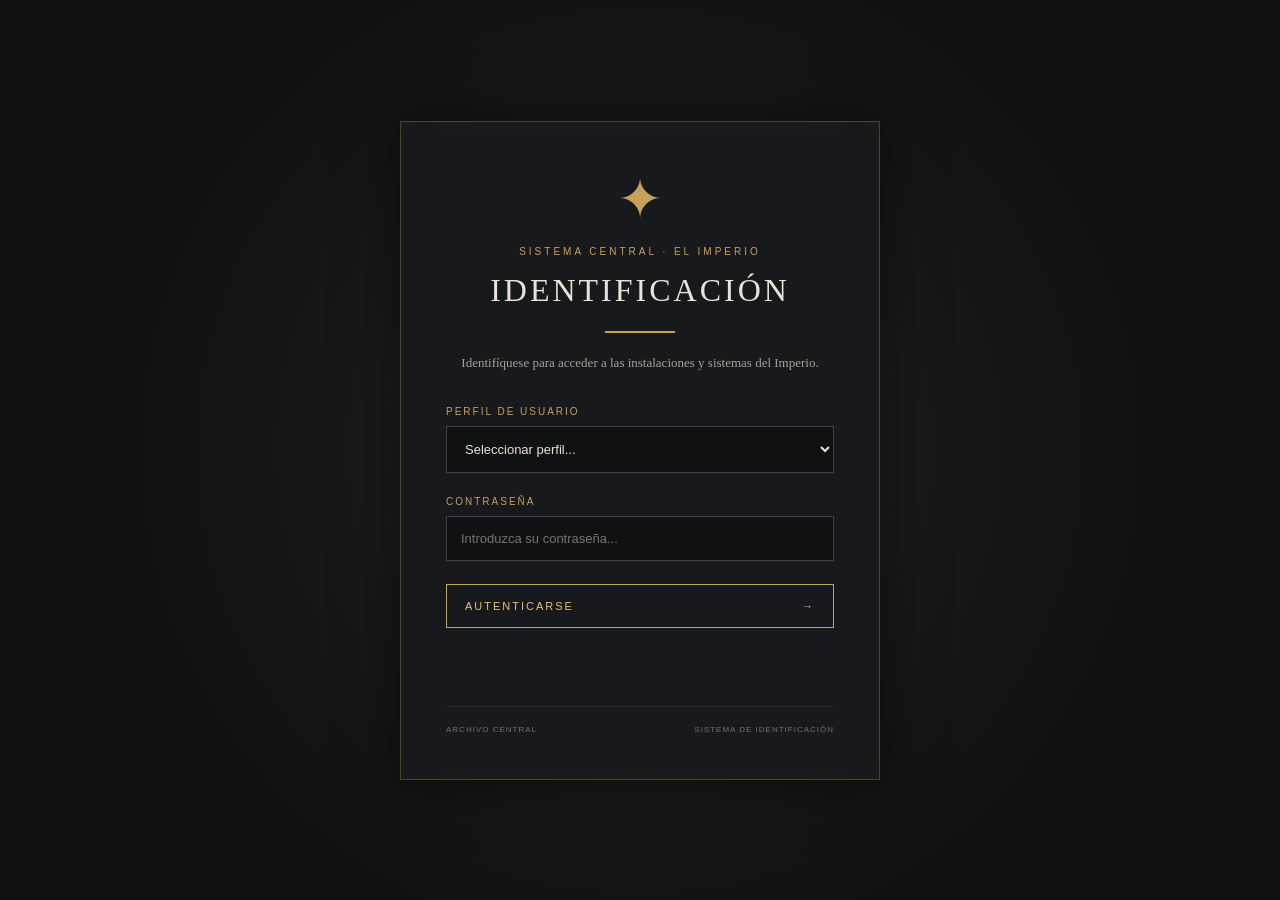
<file: Index.html>
<!DOCTYPE html>
<html lang="es">
<head>
    <meta charset="UTF-8">
    <meta name="viewport" content="width=device-width, initial-scale=1.0">
    <meta name="theme-color" content="#101113">

    <title>El Imperio | Archivo Central</title>

    <link rel="stylesheet" href="style.css">
    <script src="script.js" defer></script>
    <script src="acceso.js" defer></script>
</head>

<body>

    <!-- BARRA SUPERIOR -->
    <header class="topbar">
        <a href="index.html" class="logo">
            <span class="logo-symbol">✦</span>
            <span>EL IMPERIO</span>
        </a>

        <button class="menu-toggle" id="menuToggle"
                aria-label="Abrir menú" aria-expanded="false">
            ☰
        </button>

        <nav class="navigation" id="navigation">
            <a href="#inicio">Inicio</a>
            <a href="#fortaleza">La fortaleza</a>
            <a href="#integrantes">Integrantes</a>
            <a href="#instalaciones">Instalaciones</a>
            <a href="army.html">A.R.M.Y</a>
        </nav>

        <div class="system-status">
            <span class="status-light"></span>
            SISTEMA ACTIVO
        </div>
    </header>


    <!-- PORTADA -->
    <main>

        <section class="hero" id="inicio">

            <div class="hero-content">

                <p class="eyebrow">
                    ARCHIVO CENTRAL · ACCESO PÚBLICO
                </p>

                <h1>
                    NO ES UN ESCUADRÓN.
                    <span>ES UNA FAMILIA.</span>
                </h1>

                <div class="gold-line"></div>

                <p class="hero-description">
                    Una fortaleza construida lejos de la civilización.
                    Un lugar donde sus integrantes pueden entrenar,
                    convivir y prepararse para proteger aquello que
                    merece ser protegido.
                </p>

                <p class="hero-motto">
                    «Una familia forjada en la guerra».
                </p>

                <a href="#fortaleza" class="main-button">
                    EXPLORAR EL IMPERIO
                    <span>→</span>
                </a>

            </div>

            <div class="hero-decoration">
                <div class="decoration-circle"></div>
                <span class="decoration-symbol">✦</span>
                <span class="decoration-caption">
                    FUNDADO POR ZAIRON
                </span>
            </div>

            <div class="hero-footer">
                <span>UBICACIÓN: BOSQUE · ZONA AISLADA</span>
                <span>ARCHIVO Nº 001</span>
            </div>

        </section>


        <!-- PRESENTACIÓN -->
        <section class="section introduction" id="fortaleza">

            <div class="section-heading">
                <p class="eyebrow">01 · IDENTIDAD</p>
                <h2>¿QUÉ ES EL IMPERIO?</h2>
                <div class="gold-line"></div>
            </div>

            <div class="introduction-grid">

                <div class="introduction-text">
                    <p>
                        El Imperio fue fundado por Zairon en mitad
                        de un bosque, lejos de las zonas habitadas.
                    </p>

                    <p>
                        Su ubicación permite que sus integrantes
                        entrenen y desarrollen sus habilidades sin
                        poner en peligro a las personas ni al entorno.
                    </p>

                    <p>
                        Su propósito va más allá del combate:
                        ayudar a las personas, proteger el planeta
                        y procurar que la Tierra pueda prosperar.
                    </p>
                </div>

                <div class="quote-panel">
                    <span class="quote-mark">“</span>

                    <p>
                        No hace falta un trono para liderar.
                        Lo importante es proteger aquello
                        que has construido.
                    </p>

                    <span class="quote-author">
                        — PRINCIPIOS DEL IMPERIO
                    </span>
                </div>

            </div>

        </section>


        <!-- INTEGRANTES -->
        <section class="section members-section" id="integrantes">

            <div class="section-heading">
                <p class="eyebrow">02 · PERSONAL</p>
                <h2>INTEGRANTES</h2>
                <div class="gold-line"></div>

                <p class="section-description">
                    Las personas que forman parte de esta familia.
                </p>
            </div>

            <div class="member-grid">

                <article class="member-card leader-card">
                    <span class="member-number">01</span>
                    <h3>ZAIRON</h3>
                    <p class="member-role">FUNDADOR Y LÍDER</p>
                    <p>
                        El fundador del Imperio y responsable
                        de proteger aquello que representa.
                    </p>
                </article>

                <article class="member-card">
                    <span class="member-number">02</span>
                    <h3>AMBIA</h3>
                    <p class="member-role">INTEGRANTE</p>
                    <p>Expediente pendiente de completar.</p>
                </article>

                <article class="member-card">
                    <span class="member-number">03</span>
                    <h3>BRYAN</h3>
                    <p class="member-role">INTEGRANTE</p>
                    <p>Expediente pendiente de completar.</p>
                </article>

                <article class="member-card">
                    <span class="member-number">04</span>
                    <h3>NEXTOR</h3>
                    <p class="member-role">GUARDIA DIURNO</p>
                    <p>
                        Responsable de vigilar la entrada
                        y neutralizar a los desconocidos
                        que no se identifiquen.
                    </p>
                </article>

                <article class="member-card">
                    <span class="member-number">05</span>
                    <h3>RUBÉN</h3>
                    <p class="member-role">INTEGRANTE</p>
                    <p>Expediente pendiente de completar.</p>
                </article>

                <article class="member-card">
                    <span class="member-number">06</span>
                    <h3>FRAN</h3>
                    <p class="member-role">INTEGRANTE</p>
                    <p>
                        Expediente pendiente de completar.</p>
                </article>

            </div>

        </section>


        <!-- INSTALACIONES -->
        <section class="section facilities-section" id="instalaciones">

            <div class="section-heading">
                <p class="eyebrow">03 · INFRAESTRUCTURA</p>
                <h2>INSTALACIONES</h2>
                <div class="gold-line"></div>

                <p class="section-description">
                    Explora las distintas zonas de la fortaleza.
                </p>
            </div>

            <div class="facility-grid">

                <a href="edificio.html" class="facility-card">
                    <span class="facility-icon">⌂</span>
                    <h3>EDIFICIO PRINCIPAL</h3>
                    <p>
                        El lugar donde transcurre la vida cotidiana
                        de los integrantes.
                    </p>
                    <span class="facility-link">ENTRAR →</span>
                </a>

                <a href="torre.html" class="facility-card">
                    <span class="facility-icon">♜</span>
                    <h3>TORRE DE MATIAS</h3>
                    <p>
                        Una torre independiente perteneciente
                        al nigromante Matias.
                    </p>
                    <span class="facility-link">ENTRAR →</span>
                </a>

                <a href="subterraneo.html"
                   class="facility-card restricted-card">
                    <span class="facility-icon">⌑</span>
                    <h3>INSTALACIÓN SUBTERRÁNEA</h3>
                    <p>
                        Instalación confidencial de Zairon.
                        El acceso está restringido.
                    </p>
                    <span class="facility-link">
                        ACCESO RESTRINGIDO →
                    </span>
                </a>

            <a href="pasillo.html" class="facility-card">
    <span class="facility-icon">🚪</span>
    <h3>Pasillo residencial</h3>
    <p>Habitaciones privadas de los miembros del Imperio.</p>
    <span>EXPLORAR →</span>
</a>

            </div>

        </section>


        <!-- SEGURIDAD -->
        <section class="security-section">

            <div class="security-content">

                <div>
                    <p class="eyebrow">04 · PROTOCOLO DE SEGURIDAD</p>
                    <h2>LA ENTRADA PRINCIPAL</h2>

                    <p>
                        La fortaleza cuenta con grandes puertas
                        de acero que permanecen abiertas durante
                        el día y se cierran durante la noche.
                    </p>

                    <p>
                        Durante el día, Nextor es el encargado
                        de vigilar la entrada. Todo desconocido
                        debe identificarse rápidamente.
                    </p>
                </div>

                <div class="security-terminal">
                    <span class="terminal-title">
                        REGISTRO DE SEGURIDAD
                    </span>

                    <p>
                        <span class="terminal-green">●</span>
                        PUERTAS DE ACERO: OPERATIVAS
                    </p>

                    <p>
                        <span class="terminal-green">●</span>
                        GUARDIA: NEXTOR
                    </p>

                    <p>
                        <span class="terminal-green">●</span>
                        IDENTIFICACIÓN: OBLIGATORIA
                    </p>

                    <div class="terminal-divider"></div>

                    <span class="terminal-warning">
                        ADVERTENCIA: NO SE ACERQUE SIN IDENTIFICARSE.
                    </span>
                </div>

            </div>

        </section>


        <!-- A.R.M.Y -->
        <section class="army-section">

            <div class="army-content">

                <div class="army-symbol">A</div>

                <div>
                    <p class="eyebrow">05 · INTELIGENCIA ARTIFICIAL</p>
                    <h2>A.R.M.Y</h2>

                    <p>
                        Asistente central diseñada por Zairon
                        para gestionar y supervisar el sistema
                        del Imperio.
                    </p>

                    <a href="army.html" class="secondary-button">
                        ACCEDER A A.R.M.Y →
                    </a>
                </div>

            </div>

        </section>

    </main>


    <!-- PIE DE PÁGINA -->
    <footer class="footer">

        <div class="footer-logo">
            ✦ EL IMPERIO
        </div>

        <p>
            Una familia forjada en la guerra.
        </p>

        <span>
            ARCHIVO CENTRAL · TODOS LOS DERECHOS RESERVADOS
        </span>

    </footer>

    <!-- MÚSICA AMBIENTAL GLOBAL -->
<audio
    id="audio-imperio"
    src="audios/imperio.mp3"
    preload="auto"
    loop>
</audio>

<script src="musica.js" defer></script>

</body>
</html>
</file>
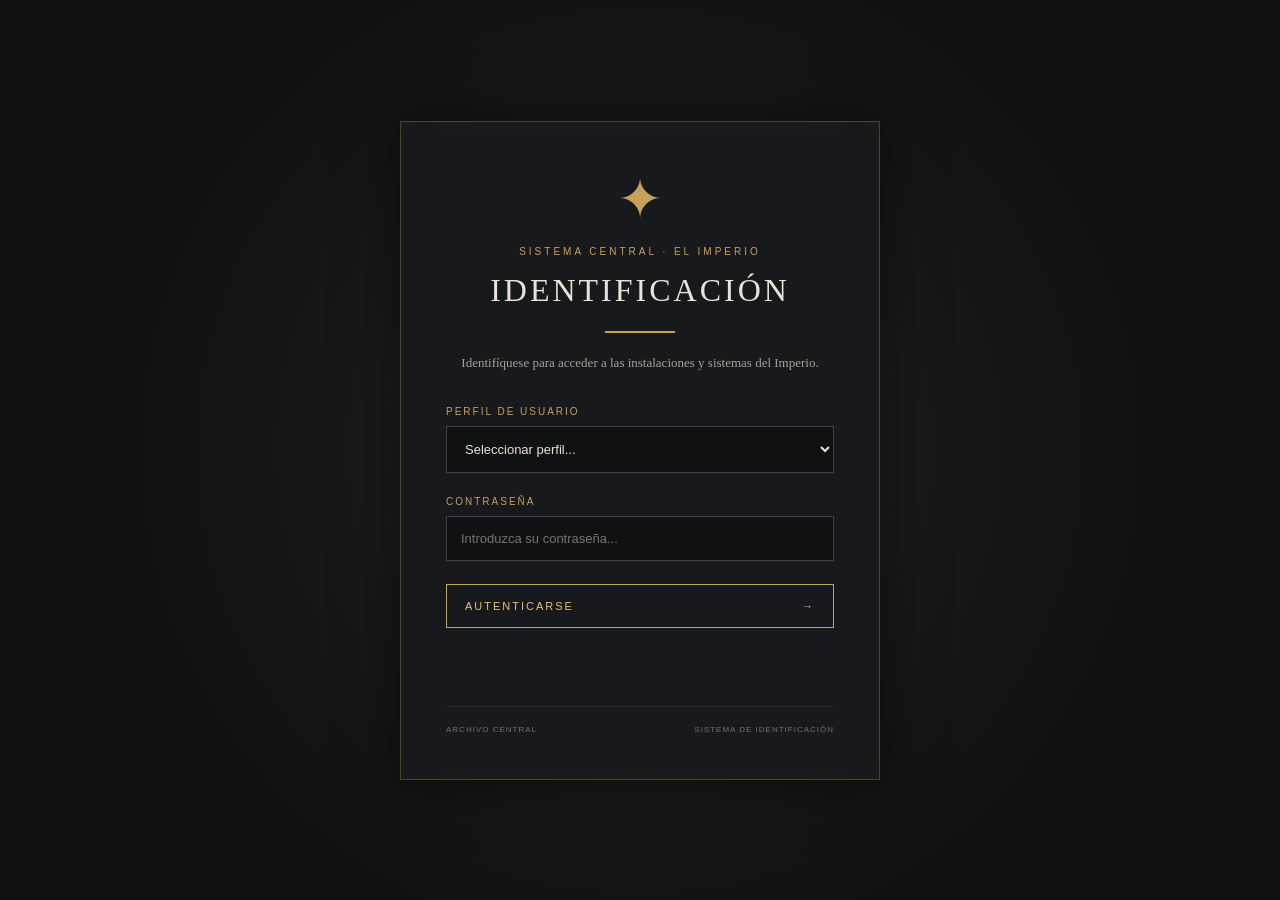
<file: acceso.html>
<!DOCTYPE html>
<html lang="es">
<head>
    <meta charset="UTF-8">
    <meta name="viewport" content="width=device-width, initial-scale=1.0">
    <meta name="theme-color" content="#101113">

    <title>El Imperio | Identificación</title>

    <link rel="stylesheet" href="acceso.css">
    <script src="acceso.js" defer></script>
</head>

<body class="access-page">

    <main class="access-container">

        <div class="access-symbol">✦</div>

        <p class="access-eyebrow">
            SISTEMA CENTRAL · EL IMPERIO
        </p>

        <h1>IDENTIFICACIÓN</h1>

        <div class="access-line"></div>

        <p class="access-description">
            Identifíquese para acceder a las instalaciones
            y sistemas del Imperio.
        </p>

        <form id="accessForm">

            <label for="profileSelect">
                PERFIL DE USUARIO
            </label>

            <select id="profileSelect" required>
                <option value="">Seleccionar perfil...</option>
                <option value="ambia">Ambia</option>
                <option value="ruben">Rubén</option>
                <option value="matias">Matias</option>
                <option value="bryan">Bryan</option>
                <option value="fran">Fran</option>
                <option value="zairon">Zairon</option>
                <option value="nextor">Nextor</option>
                <option value="invitado">Invitado</option>
            </select>

            <label for="accessPassword">
                CONTRASEÑA
            </label>

            <input
                type="password"
                id="accessPassword"
                placeholder="Introduzca su contraseña..."
                autocomplete="off"
                required
            >

            <button type="submit" id="accessButton">
                AUTENTICARSE
                <span>→</span>
            </button>

            <p id="accessFeedback" class="access-feedback"></p>

        </form>

        <div class="access-footer">
            <span>ARCHIVO CENTRAL</span>
            <span>SISTEMA DE IDENTIFICACIÓN</span>
        </div>

    </main>

</body>
</html>
</file>
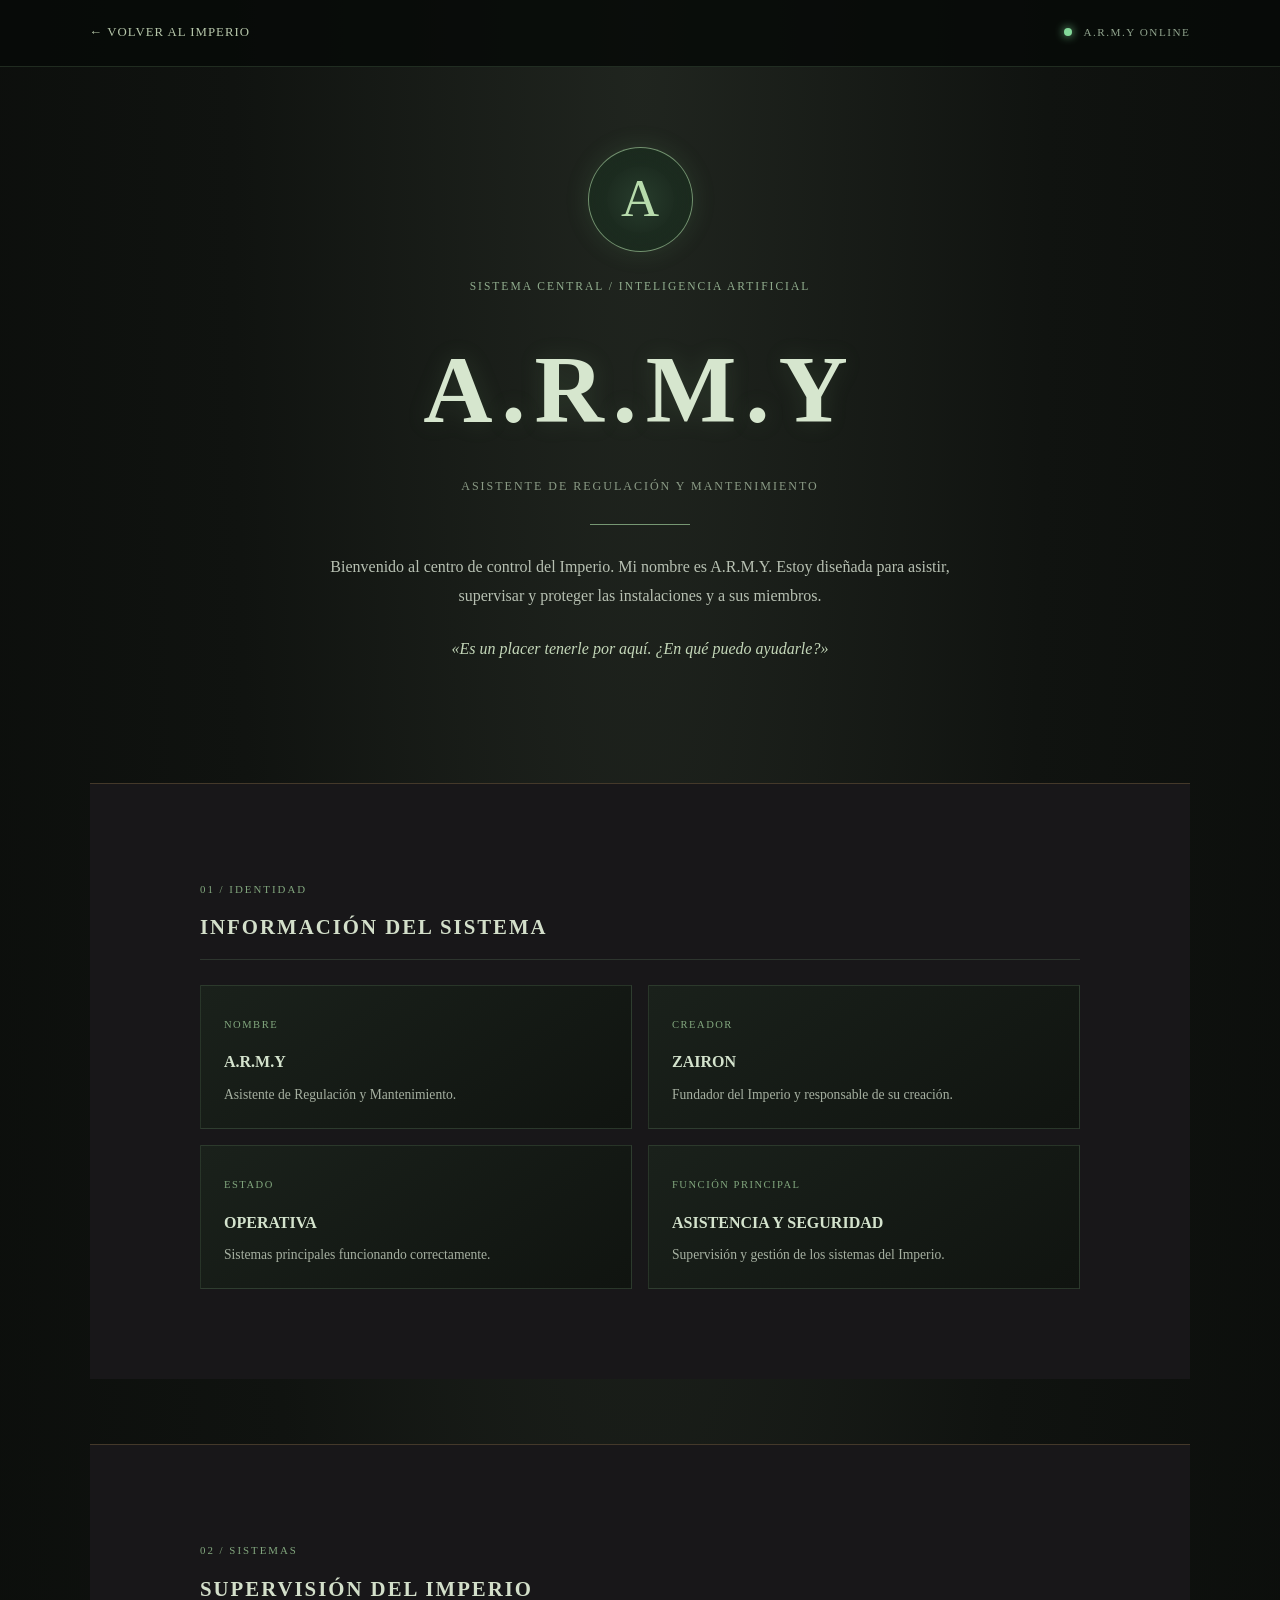
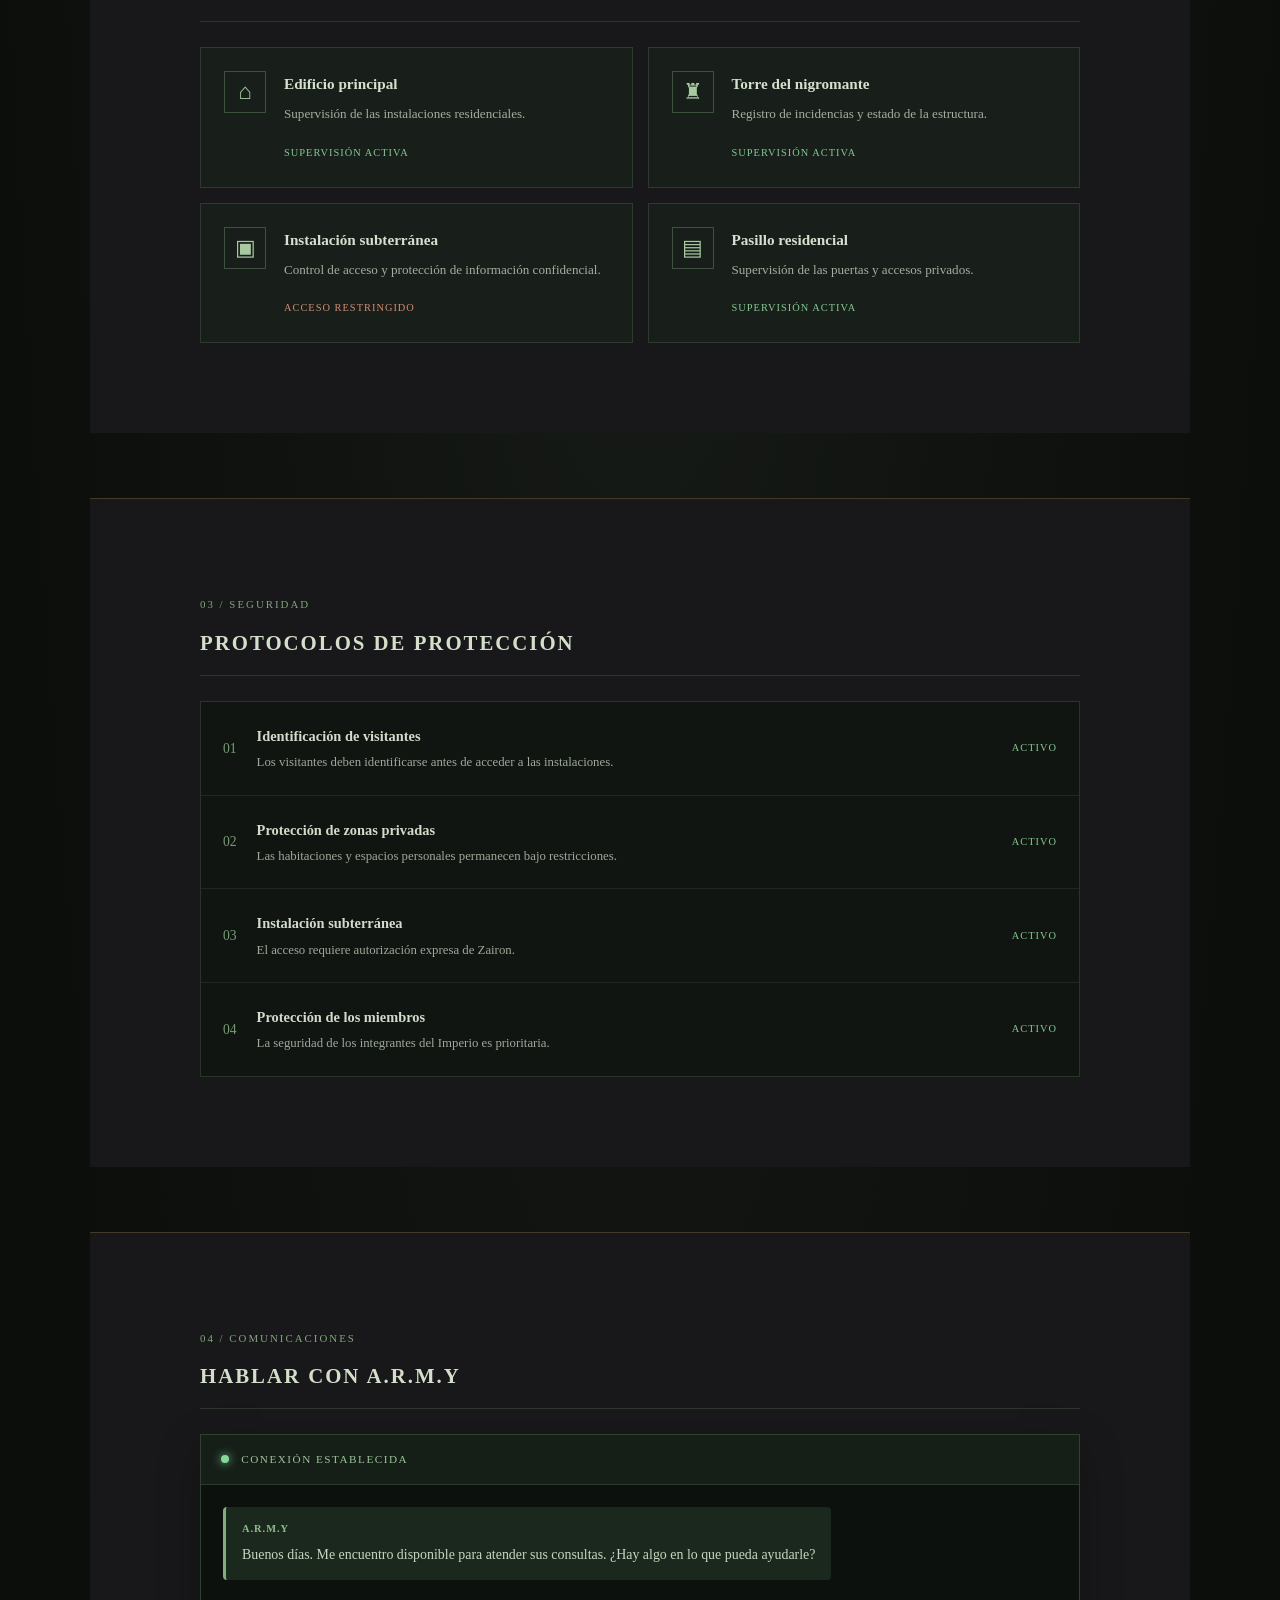
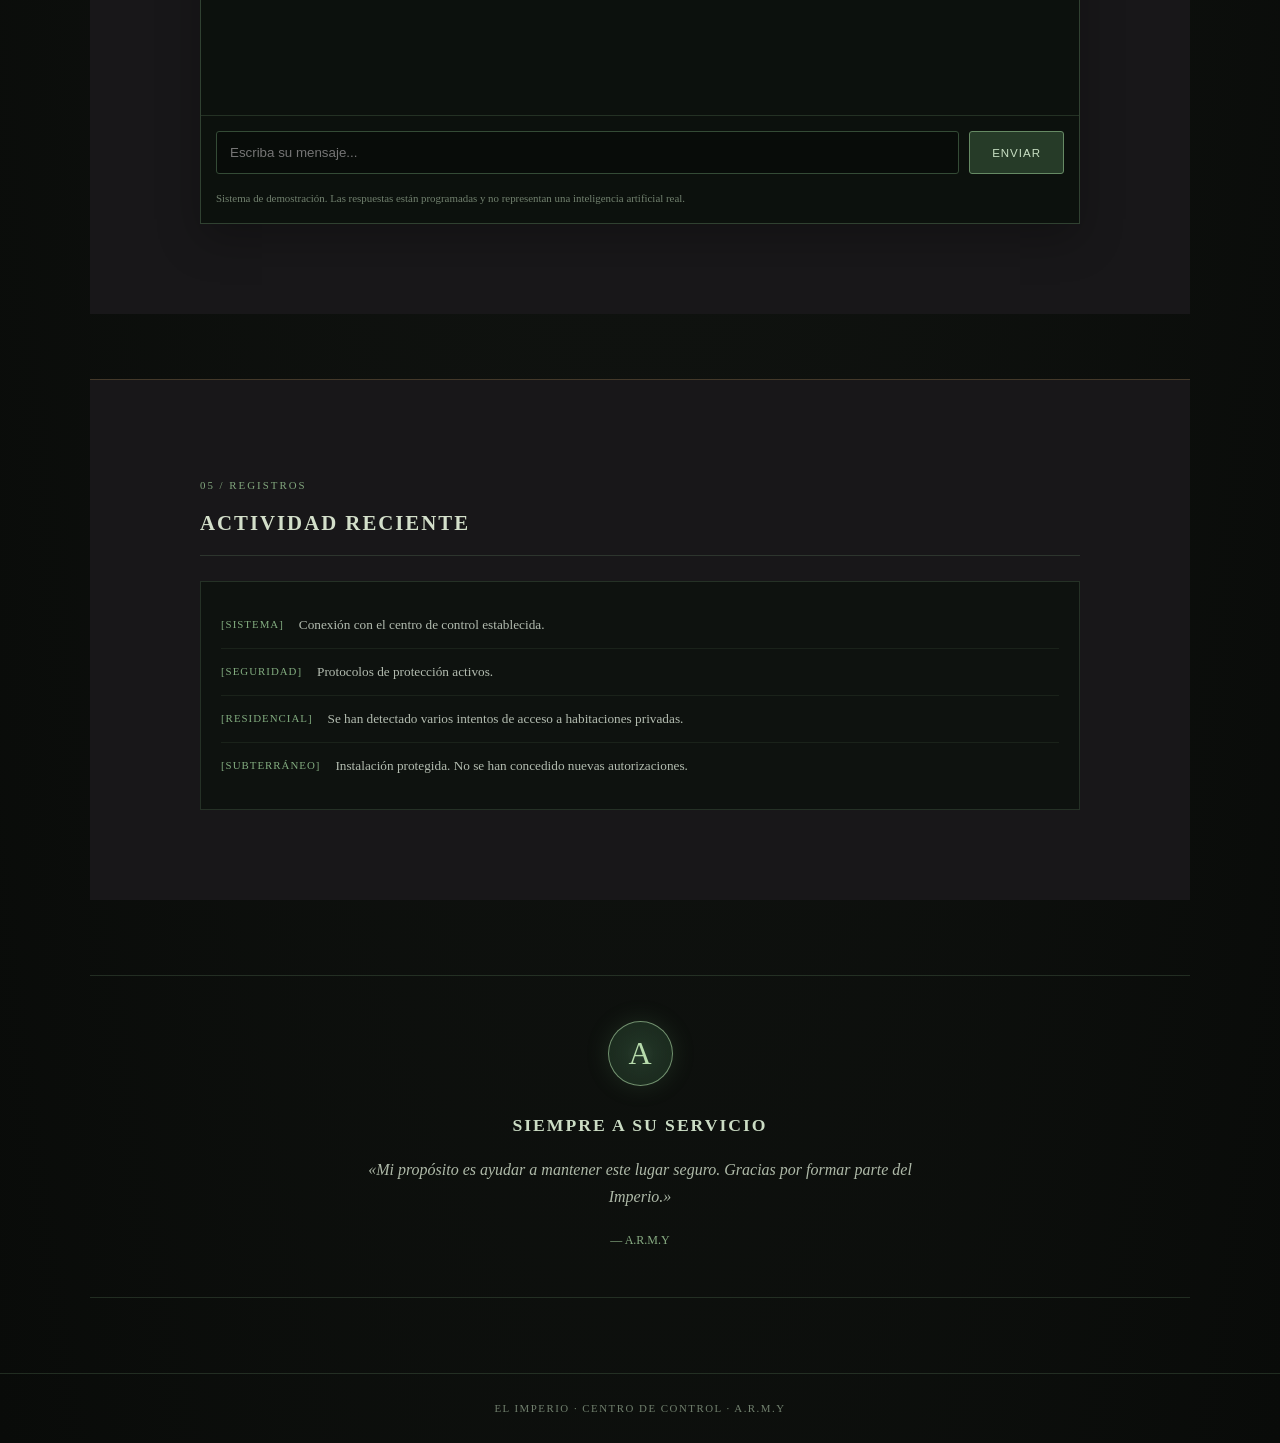
<file: army.html>
<!DOCTYPE html>
<html lang="es">
<head>
    <meta charset="UTF-8">
    <meta name="viewport" content="width=device-width, initial-scale=1.0">
    <title>El Imperio | A.R.M.Y</title>

    <link rel="stylesheet" href="style.css">
    <link rel="stylesheet" href="army.css">
    <script src="army.js" defer></script>
</head>

<body class="army-page">

    <header class="army-header">
        <a href="index.html" class="army-back">← VOLVER AL IMPERIO</a>

        <div class="army-header-status">
            <span class="army-online-dot"></span>
            A.R.M.Y ONLINE
        </div>
    </header>

    <main class="army-container">

        <!-- PRESENTACIÓN -->

        <section class="army-hero">
            <div class="army-symbol">A</div>

            <p class="army-tag">SISTEMA CENTRAL / INTELIGENCIA ARTIFICIAL</p>

            <h1>A.R.M.Y</h1>

            <p class="army-full-name">
                ASISTENTE DE REGULACIÓN Y MANTENIMIENTO
            </p>

            <div class="army-divider"></div>

            <p class="army-introduction">
                Bienvenido al centro de control del Imperio.
                Mi nombre es A.R.M.Y. Estoy diseñada para asistir,
                supervisar y proteger las instalaciones y a sus miembros.
            </p>

            <span class="army-greeting">
                «Es un placer tenerle por aquí. ¿En qué puedo ayudarle?»
            </span>
        </section>


        <!-- IDENTIDAD -->

        <section class="army-section">
            <div class="army-section-heading">
                <span>01 / IDENTIDAD</span>
                <h2>INFORMACIÓN DEL SISTEMA</h2>
            </div>

            <div class="army-info-grid">

                <div class="army-info-card">
                    <span class="info-label">NOMBRE</span>
                    <h3>A.R.M.Y</h3>
                    <p>Asistente de Regulación y Mantenimiento.</p>
                </div>

                <div class="army-info-card">
                    <span class="info-label">CREADOR</span>
                    <h3>ZAIRON</h3>
                    <p>Fundador del Imperio y responsable de su creación.</p>
                </div>

                <div class="army-info-card">
                    <span class="info-label">ESTADO</span>
                    <h3>OPERATIVA</h3>
                    <p>Sistemas principales funcionando correctamente.</p>
                </div>

                <div class="army-info-card">
                    <span class="info-label">FUNCIÓN PRINCIPAL</span>
                    <h3>ASISTENCIA Y SEGURIDAD</h3>
                    <p>Supervisión y gestión de los sistemas del Imperio.</p>
                </div>

            </div>
        </section>


        <!-- SISTEMAS -->

        <section class="army-section">
            <div class="army-section-heading">
                <span>02 / SISTEMAS</span>
                <h2>SUPERVISIÓN DEL IMPERIO</h2>
            </div>

            <div class="army-systems">

                <div class="army-system-card">
                    <div class="system-icon">⌂</div>
                    <div>
                        <h3>Edificio principal</h3>
                        <p>Supervisión de las instalaciones residenciales.</p>
                        <span class="system-state">SUPERVISIÓN ACTIVA</span>
                    </div>
                </div>

                <div class="army-system-card">
                    <div class="system-icon">♜</div>
                    <div>
                        <h3>Torre del nigromante</h3>
                        <p>Registro de incidencias y estado de la estructura.</p>
                        <span class="system-state">SUPERVISIÓN ACTIVA</span>
                    </div>
                </div>

                <div class="army-system-card">
                    <div class="system-icon">▣</div>
                    <div>
                        <h3>Instalación subterránea</h3>
                        <p>Control de acceso y protección de información confidencial.</p>
                        <span class="system-state system-restricted">ACCESO RESTRINGIDO</span>
                    </div>
                </div>

                <div class="army-system-card">
                    <div class="system-icon">▤</div>
                    <div>
                        <h3>Pasillo residencial</h3>
                        <p>Supervisión de las puertas y accesos privados.</p>
                        <span class="system-state">SUPERVISIÓN ACTIVA</span>
                    </div>
                </div>

            </div>
        </section>


        <!-- PROTOCOLOS -->

        <section class="army-section">
            <div class="army-section-heading">
                <span>03 / SEGURIDAD</span>
                <h2>PROTOCOLOS DE PROTECCIÓN</h2>
            </div>

            <div class="army-protocol-panel">

                <div class="protocol-row">
                    <span class="protocol-number">01</span>
                    <div>
                        <h3>Identificación de visitantes</h3>
                        <p>Los visitantes deben identificarse antes de acceder a las instalaciones.</p>
                    </div>
                    <span class="protocol-active">ACTIVO</span>
                </div>

                <div class="protocol-row">
                    <span class="protocol-number">02</span>
                    <div>
                        <h3>Protección de zonas privadas</h3>
                        <p>Las habitaciones y espacios personales permanecen bajo restricciones.</p>
                    </div>
                    <span class="protocol-active">ACTIVO</span>
                </div>

                <div class="protocol-row">
                    <span class="protocol-number">03</span>
                    <div>
                        <h3>Instalación subterránea</h3>
                        <p>El acceso requiere autorización expresa de Zairon.</p>
                    </div>
                    <span class="protocol-active">ACTIVO</span>
                </div>

                <div class="protocol-row">
                    <span class="protocol-number">04</span>
                    <div>
                        <h3>Protección de los miembros</h3>
                        <p>La seguridad de los integrantes del Imperio es prioritaria.</p>
                    </div>
                    <span class="protocol-active">ACTIVO</span>
                </div>

            </div>
        </section>


        <!-- COMUNICACIÓN -->

        <section class="army-section communication-section">
            <div class="army-section-heading">
                <span>04 / COMUNICACIONES</span>
                <h2>HABLAR CON A.R.M.Y</h2>
            </div>

            <div class="army-chat">

                <div class="chat-header">
                    <span class="army-online-dot"></span>
                    CONEXIÓN ESTABLECIDA
                </div>

                <div class="chat-messages" id="chat-messages" aria-live="polite">

                    <div class="chat-message army-message">
                        <span class="chat-author">A.R.M.Y</span>
                        Buenos días. Me encuentro disponible para atender sus consultas.
                        ¿Hay algo en lo que pueda ayudarle?
                    </div>

                </div>

                <form id="army-chat-form" class="chat-input-area">

                    <input
                        type="text"
                        id="army-chat-input"
                        placeholder="Escriba su mensaje..."
                        maxlength="180"
                        autocomplete="off"
                        required
                    >

                    <button type="submit">ENVIAR</button>

                </form>

                <p class="chat-disclaimer">
                    Sistema de demostración. Las respuestas están programadas
                    y no representan una inteligencia artificial real.
                </p>

            </div>
        </section>


        <!-- REGISTRO -->

        <section class="army-section">
            <div class="army-section-heading">
                <span>05 / REGISTROS</span>
                <h2>ACTIVIDAD RECIENTE</h2>
            </div>

            <div class="army-log">

                <div class="log-entry">
                    <span class="log-time">[SISTEMA]</span>
                    <p>Conexión con el centro de control establecida.</p>
                </div>

                <div class="log-entry">
                    <span class="log-time">[SEGURIDAD]</span>
                    <p>Protocolos de protección activos.</p>
                </div>

                <div class="log-entry">
                    <span class="log-time">[RESIDENCIAL]</span>
                    <p>Se han detectado varios intentos de acceso a habitaciones privadas.</p>
                </div>

                <div class="log-entry">
                    <span class="log-time">[SUBTERRÁNEO]</span>
                    <p>Instalación protegida. No se han concedido nuevas autorizaciones.</p>
                </div>

            </div>
        </section>


        <!-- DESPEDIDA -->

        <section class="army-closing">
            <div class="army-closing-symbol">A</div>

            <h2>SIEMPRE A SU SERVICIO</h2>

            <p>
                «Mi propósito es ayudar a mantener este lugar seguro.
                Gracias por formar parte del Imperio.»
            </p>

            <span>— A.R.M.Y</span>
        </section>

    </main>

    <footer class="army-footer">
        EL IMPERIO · CENTRO DE CONTROL · A.R.M.Y
    </footer>

    <!-- MÚSICA AMBIENTAL GLOBAL -->
<audio
    id="audio-imperio"
    src="audios/imperio.mp3"
    preload="auto"
    loop>
</audio>

<script src="musica.js" defer></script>

</body>
</html>
</file>
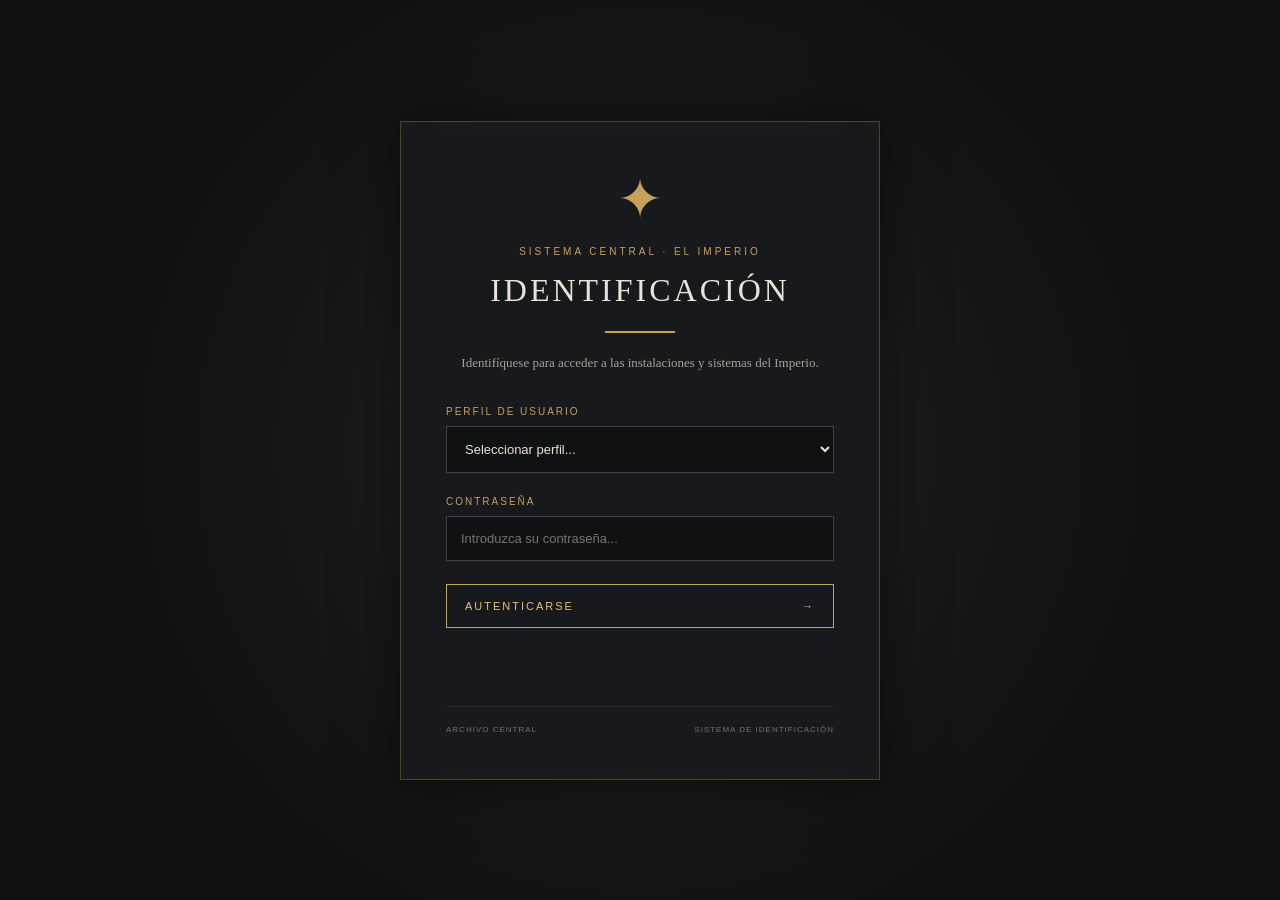
<file: cocina.html>
<!DOCTYPE html>
<html lang="es">

<head>
    <meta charset="UTF-8">
    <meta name="viewport" content="width=device-width, initial-scale=1.0">
    <meta name="theme-color" content="#101113">

    <title>Cocina | El Imperio</title>

    <link rel="stylesheet" href="style.css">
    <link rel="stylesheet" href="cocina.css">
    <script src="acceso.js" defer></script>
</head>

<body class="kitchen-page">

    <header class="kitchen-header">

        <a href="edificio.html" class="back-link">
            ← VOLVER AL EDIFICIO
        </a>

        <div class="header-status">
            <span class="status-light"></span>
            INSTALACIÓN ACTIVA
        </div>

    </header>

    <main class="kitchen-container">

        <section class="kitchen-hero">

            <p class="section-tag">
                EDIFICIO PRINCIPAL / ZONA 01
            </p>

            <h1>LA COCINA</h1>

            <div class="kitchen-line"></div>

            <p>
                Una zona común destinada a preparar comidas,
                compartir alimentos y reunirse durante
                el día a día del Imperio.
            </p>

            <span class="kitchen-status">
                ● INSTALACIÓN OPERATIVA
            </span>

        </section>

        
<section class="kitchen-information">

    <div class="section-heading">
        <h2>INSTALACIONES DE COCINA</h2>
    </div>

    <div class="kitchen-panel">

        <span class="panel-label">
            REGISTRO DE INFRAESTRUCTURA
        </span>

        <h3>UNA COCINA NORMAL</h3>

        <p>
            La cocina dispone de las instalaciones habituales
            para preparar alimentos y conservarlos.
            Es un espacio común destinado a todos los
            integrantes del Imperio.
        </p>

        <p>
            Todo parece encontrarse en orden. Al menos,
            hasta que alguien decide mirar encima de la nevera.
        </p>

    </div>

    <!-- NEVERA Y NEXTOR -->

    <div class="fridge-area">

        <div class="fridge-header">
            <span class="panel-label">ANOMALÍA DETECTADA · ZONA DE COCINA</span>
            <span class="fridge-status">● OCUPACIÓN DETECTADA</span>
        </div>

        <div class="fridge-content">

            <div class="fridge-symbol">❄</div>

            <div class="fridge-text">
                <h3>LA NEVERA</h3>

                <p>
                    Encima de la nevera se encuentra Nextor,
                    completamente dormido. Parece haber
                    encontrado un lugar bastante peculiar
                    para echarse una siesta.
                </p>

                <span class="sleeping-status">
                    NEXTOR · DURMIENDO
                </span>
            </div>

        </div>

    </div>

    <!-- ADVERTENCIA DE A.R.M.Y -->

    <div class="kitchen-army-warning">

        <div class="warning-icon">⚠</div>

        <span class="warning-label">
            COMUNICADO DE A.R.M.Y
        </span>

        <h3>
            NO MOLESTAR A NEXTOR DURANTE SU SIESTA.
        </h3>

        <div class="warning-line"></div>

        <p>
            Se recomienda encarecidamente no despertar,
            molestar ni intentar retirar a Nextor de su
            lugar de descanso.
        </p>

        <p>
            Cualquier incumplimiento de esta advertencia
            podría ocasionar daños graves a las instalaciones
            y a los individuos presentes.
        </p>

        <span class="warning-signature">
            — A.R.M.Y / SISTEMA CENTRAL
        </span>

    </div>

</section>


        <section class="kitchen-back">

            <a href="edificio.html" class="back-link">
                ← REGRESAR AL EDIFICIO PRINCIPAL
            </a>

        </section>

    </main>

    <footer class="kitchen-footer">
        EL IMPERIO · EDIFICIO PRINCIPAL · ZONA 01
    </footer>

<!-- MÚSICA AMBIENTAL GLOBAL -->
<audio
    id="audio-imperio"
    src="audios/imperio.mp3"
    preload="auto"
    loop>
</audio>

<script src="musica.js" defer></script>

</body>
</html>
</file>
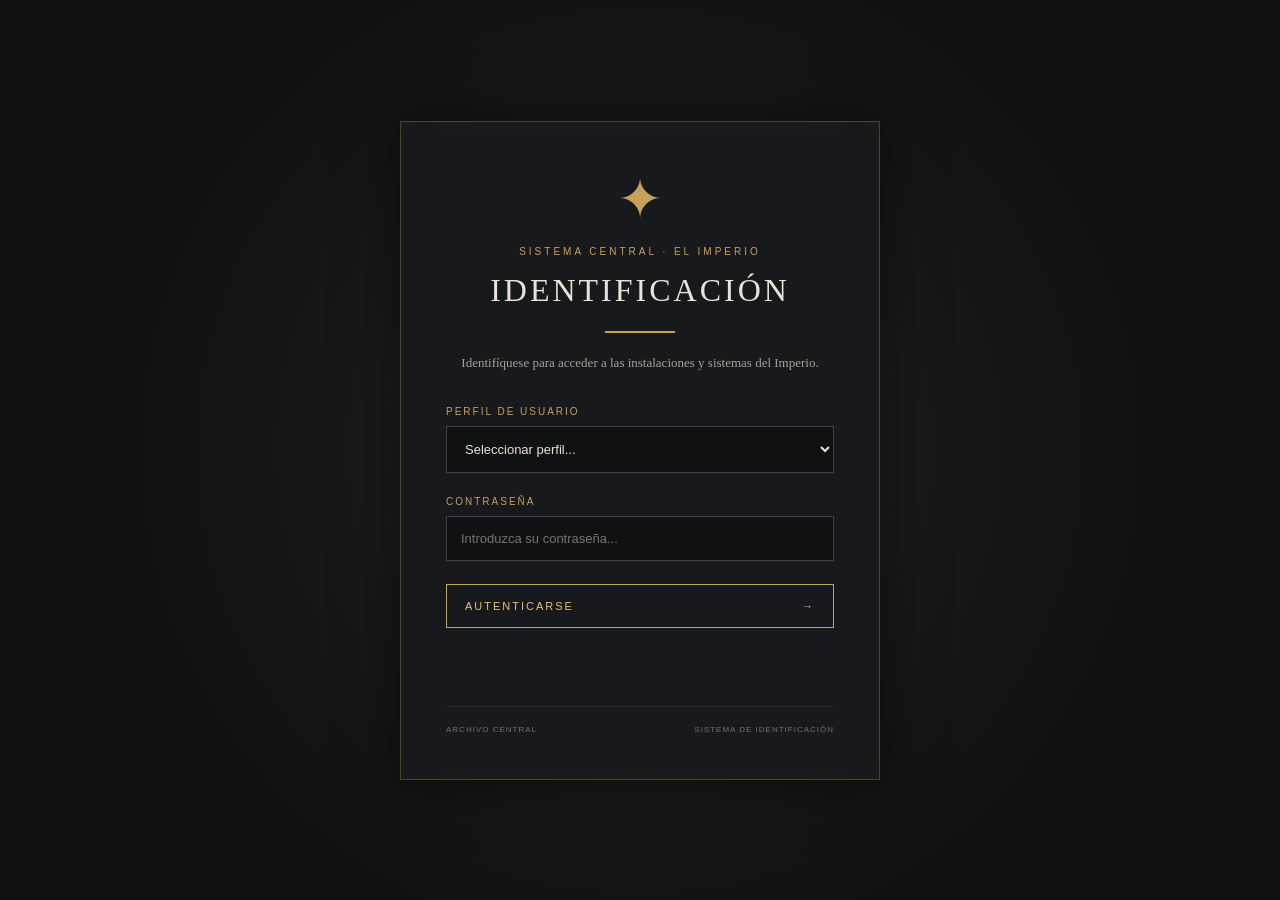
<file: edificio.html>
<!DOCTYPE html>
<html lang="es">

<head>
    <meta charset="UTF-8">
    <meta name="viewport" content="width=device-width, initial-scale=1.0">
    <meta name="theme-color" content="#101113">

    <title>Edificio Principal | El Imperio</title>

    <link rel="stylesheet" href="style.css">
    <script src="acceso.js" defer></script>

<style>
    .bathroom-section {
        max-width: 1100px;
        margin: 70px auto;
        padding: 35px 25px;
        scroll-margin-top: 100px;
    }

    .bathroom-content {
        display: grid;
        grid-template-columns: 1fr 1fr;
        gap: 30px;
        margin-top: 35px;
    }

    .bathroom-description,
    .bathroom-warning {
        padding: 30px;
        border: 1px solid rgba(255, 255, 255, 0.12);
        background: rgba(255, 255, 255, 0.025);
        border-radius: 8px;
    }

    .bathroom-description h3 {
        color: #d8b46a;
        margin-bottom: 18px;
    }

    .bathroom-description p,
    .bathroom-description li {
        color: #b9b9b9;
        line-height: 1.8;
    }

    .bathroom-description ul {
        padding-left: 20px;
        margin: 20px 0;
    }

    .bathroom-warning {
        border: 1px solid rgba(180, 55, 55, 0.5);
        background: rgba(100, 20, 20, 0.12);
        text-align: center;
    }

    .warning-icon {
        font-size: 35px;
        color: #d45b50;
    }

    .warning-label {
        color: #d45b50;
        font-size: 12px;
        letter-spacing: 3px;
        margin: 15px 0;
    }

    .bathroom-warning h3 {
        color: #eee1d0;
        font-size: 22px;
        line-height: 1.5;
        margin: 20px 0;
    }

    .warning-line {
        width: 65px;
        height: 2px;
        background: #b9473e;
        margin: 20px auto;
    }

    .bathroom-warning p {
        color: #b9b9b9;
        line-height: 1.7;
    }

    .warning-signature {
        display: block;
        color: #d8b46a;
        margin-top: 25px;
        font-size: 13px;
    }

    @media (max-width: 700px) {
        .bathroom-content {
            grid-template-columns: 1fr;
        }
    }
</style>

</head>

<body class="building-page">

    <!-- CABECERA -->
    <header class="topbar">

        <a href="index.html" class="logo">
            <span class="logo-symbol">✦</span>
            <span>EL IMPERIO</span>
        </a>

        <nav class="navigation building-navigation">
            <a href="index.html">Inicio</a>
            <a href="#zonas">Instalaciones</a>
            <a href="#seguridad">Seguridad</a>
            <a href="army.html">A.R.M.Y</a>
        </nav>

        <div class="system-status">
            <span class="status-light"></span>
            INSTALACIÓN ACTIVA
        </div>

    </header>


    <main>

        <!-- PORTADA DEL EDIFICIO -->
        <section class="building-hero">

            <div class="building-hero-content">

                <p class="eyebrow">
                    INFRAESTRUCTURA · SECTOR 01
                </p>

                <h1>
                    EDIFICIO
                    <span>PRINCIPAL</span>
                </h1>

                <div class="gold-line"></div>

                <p>
                    El núcleo de la vida cotidiana del Imperio.
                    Un lugar donde sus integrantes pueden descansar,
                    convivir y compartir su día a día.
                </p>

                <div class="building-coordinates">
                    <span>UBICACIÓN: INTERIOR DE LA FORTALEZA</span>
                    <span>ESTADO: OPERATIVO</span>
                </div>

            </div>

        </section>


        <!-- INTRODUCCIÓN -->
        <section class="building-introduction">

            <div class="section-heading">
                <p class="eyebrow">REGISTRO DE INSTALACIONES</p>
                <h2>UN LUGAR PARA VIVIR</h2>
                <div class="gold-line"></div>
            </div>

            <p>
                El edificio principal reúne las instalaciones
                necesarias para la vida de los integrantes.
                A diferencia de las zonas de entrenamiento,
                este espacio está pensado para la convivencia,
                el descanso y la tranquilidad.
            </p>

        </section>


        <!-- ZONAS DEL EDIFICIO -->
        <section class="section building-zones" id="zonas">

            <div class="section-heading">
                <p class="eyebrow">01 · DISTRIBUCIÓN INTERIOR</p>
                <h2>ZONAS DEL EDIFICIO</h2>
                <div class="gold-line"></div>

                <p class="section-description">
                    Selecciona una instalación para consultar
                    su información.
                </p>
            </div>


            <div class="building-grid">

                <!-- COCINA -->
                <article class="building-card">

                    <div class="building-card-top">
                        <span class="building-icon">♨</span>
                        <span class="zone-code">ZONA 01</span>
                    </div>

                    <h3>COCINA</h3>

                    <p>
                        Una de las zonas comunes del edificio.
                        Aquí los integrantes pueden preparar
                        sus comidas y reunirse.
                    </p>

                    <span class="zone-status">
                        ● INSTALACIÓN OPERATIVA
                    </span>

                    <a href="cocina.html" class="underground-button">
                        ACCEDER A LA COCINA →
                    </a>

                </article>


                <!-- HABITACIONES -->
                <article class="building-card">

                    <div class="building-card-top">
                        <span class="building-icon">⌂</span>
                        <span class="zone-code">ZONA 02</span>
                    </div>

                    <h3>HABITACIONES</h3>

                    <p>
                        El espacio destinado al descanso
                        y la privacidad de los integrantes
                        del Imperio.
                    </p>

                    <span class="zone-status">
                        ● INSTALACIÓN OPERATIVA
                    </span>

                    <a href="pasillo.html" class="underground-button">
                        ACCEDER AL PASILLO →
                    </a>

                </article>


                <!-- BAÑOS -->
<article class="building-card">

    <div class="building-card-top">
        <span class="building-icon">≈</span>
        <span class="zone-code">ZONA 03</span>
    </div>

    <h3>BAÑO PRINCIPAL</h3>

    <p>
        Una instalación sencilla destinada a la
        higiene personal. Su diseño es básico:
        Zairon considera que lo importante es
        que el baño siga en pie.
    </p>

    <span class="zone-status">
        ● INSTALACIÓN OPERATIVA
    </span>

    <a href="#bano" class="underground-button">
        CONSULTAR INSTALACIÓN →
    </a>

</article>


                <!-- SUBTERRÁNEO -->
                <article class="building-card underground-card">

                    <div class="building-card-top">
                        <span class="building-icon">▣</span>
                        <span class="zone-code">ZONA 04</span>
                    </div>

                    <h3>INSTALACIÓN SUBTERRÁNEA</h3>

                    <p>
                        Acceso a una instalación confidencial
                        perteneciente a Zairon.
                    </p>

                    <span class="zone-status restricted-status">
                        ● ACCESO RESTRINGIDO
                    </span>

                    <a href="subterraneo.html"
                       class="underground-button">
                        SOLICITAR ACCESO →
                    </a>

                </article>

            </div>

            <!-- INFORMACIÓN DEL BAÑO -->
<section class="bathroom-section" id="bano">

    <div class="section-heading">
        <p class="eyebrow">ZONA 03 · INSTALACIONES SANITARIAS</p>
        <h2>BAÑO PRINCIPAL</h2>
        <div class="gold-line"></div>
    </div>

    <div class="bathroom-content">

        <div class="bathroom-description">

            <h3>UNA INSTALACIÓN SENCILLA</h3>

            <p>
                El baño principal dispone de las instalaciones
                habituales para la higiene personal.
            </p>

            <p>
                Zairon no consideró necesario complicar
                demasiado su decoración. Su única exigencia
                fue que la instalación perdurase.
            </p>

            <ul>
                <li>Lavabo y espejo.</li>
                <li>Inodoro.</li>
                <li>Ducha.</li>
                <li>Instalaciones de agua.</li>
            </ul>

            <span class="zone-status">
                ● ESTADO: OPERATIVO
            </span>

        </div>

        <div class="bathroom-warning">

            <span class="warning-icon">⚠</span>

            <p class="warning-label">
                AVISO DE LA DIRECCIÓN
            </p>

            <h3>
                POR FAVOR, NO HAGAN
                EXPLOTAR EL BAÑO
                DE NUEVO.
            </h3>

            <div class="warning-line"></div>

            <p>
                Se ruega a todos los integrantes que hagan
                un uso responsable de las instalaciones.
            </p>

            <span class="warning-signature">
                — A.R.M.Y
            </span>

        </div>

    </div>

</section>

        </section>


        <!-- MENSAJE DE A.R.M.Y -->
        <section class="building-army" id="seguridad">

            <div class="army-panel">

                <div class="army-panel-header">

                    <span class="army-panel-symbol">A</span>

                    <div>
                        <span class="eyebrow">
                            ASISTENCIA CENTRAL
                        </span>

                        <h2>A.R.M.Y</h2>
                    </div>

                    <span class="army-online">
                        ● EN LÍNEA
                    </span>

                </div>


                <div class="army-message">

                    <span class="message-label">
                        MENSAJE DEL SISTEMA
                    </span>

                    <p>
                        Bienvenido al edificio principal.
                        Espero que disfrutes de las instalaciones.
                    </p>

                    <p>
                        Recuerda que el acceso a las instalaciones
                        subterráneas está limitado a personal
                        autorizado.
                    </p>

                    <span class="message-signature">
                        — A.R.M.Y
                    </span>

                </div>

            </div>

        </section>


        <!-- VOLVER -->
        <section class="building-back">

            <a href="index.html" class="secondary-button">
                ← VOLVER AL ARCHIVO CENTRAL
            </a>

        </section>

    </main>


    <footer class="footer">

        <div class="footer-logo">
            ✦ EL IMPERIO
        </div>

        <p>
            Edificio principal · Sector 01
        </p>

        <span>
            SISTEMA DE INSTALACIONES
        </span>

    </footer>

    <!-- MÚSICA AMBIENTAL GLOBAL -->
<audio
    id="audio-imperio"
    src="audios/imperio.mp3"
    preload="auto"
    loop>
</audio>

<script src="musica.js" defer></script>

</body>

</html>
</file>
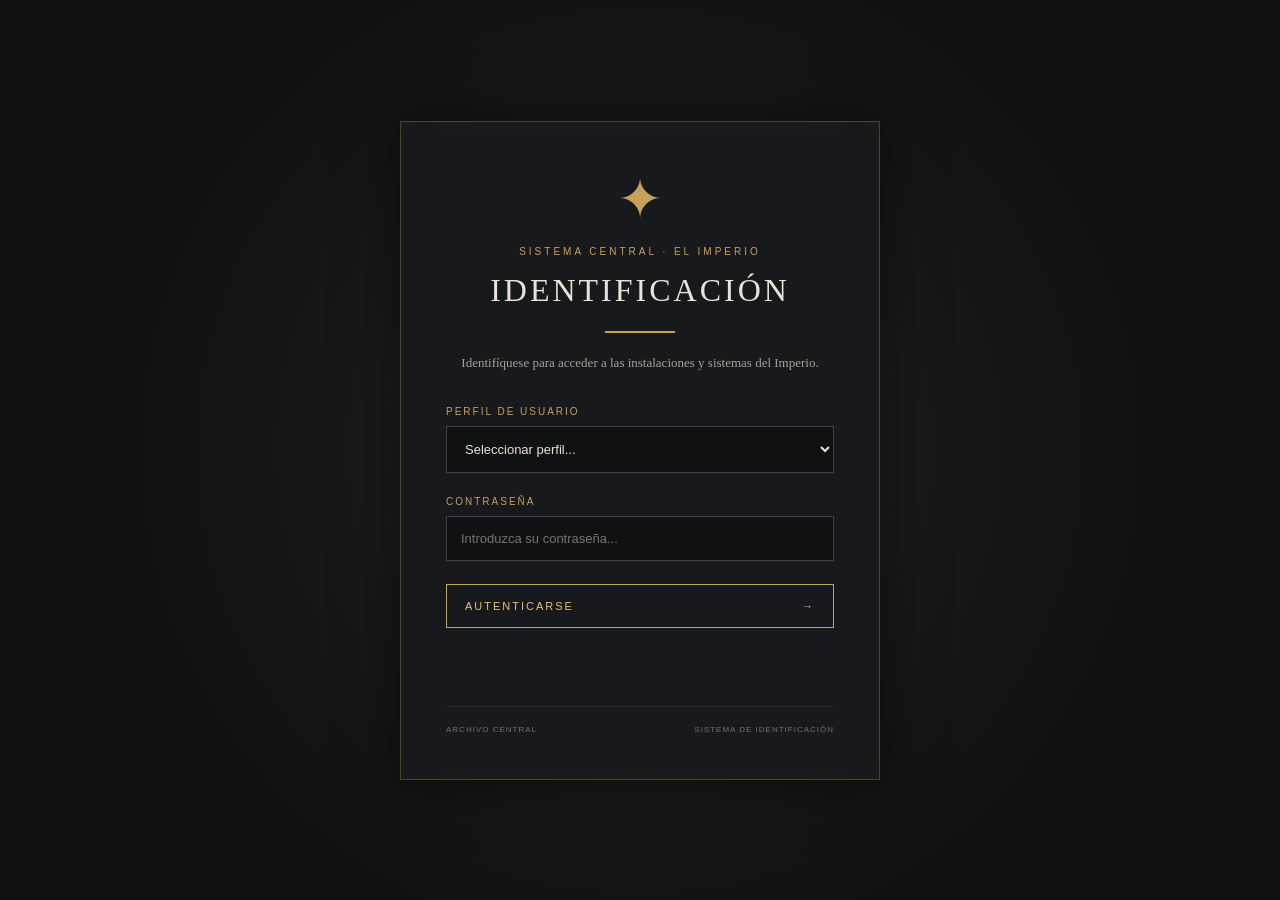
<file: muerte.html>
<!DOCTYPE html>
<html lang="es">
<head>
    <meta charset="UTF-8">
    <meta name="viewport" content="width=device-width, initial-scale=1.0">

    <title>Acceso interrumpido | Instalación subterránea</title>

    <link rel="stylesheet" href="style.css">
    <link rel="stylesheet" href="muerte.css">
    <script src="acceso.js" defer></script>

    <script src="muerte.js" defer></script>
</head>

<body class="death-page">

    <main class="death-container">

        <div class="death-warning">
            <span>⚠</span>
            <p>SEÑAL VITAL PERDIDA</p>
        </div>

        <h1 id="death-title">VISITANTE ELIMINADO</h1>

        <div class="death-divider"></div>

        <p id="death-description" class="death-description">
            Se ha producido un incidente en la instalación.
        </p>

        <div class="death-record">
            <p>REGISTRO DEL SISTEMA</p>
            <p id="death-record">Cargando información...</p>
        </div>

        <p class="death-footer">
            INSTALACIÓN SUBTERRÁNEA — NIVEL 5
        </p>

        <button id="retry-button" class="retry-button">
            VOLVER A INTENTARLO
        </button>

    </main>

    <!-- MÚSICA AMBIENTAL GLOBAL -->
<audio
    id="audio-imperio"
    src="audios/imperio.mp3"
    preload="auto"
    loop>
</audio>

<script src="musica.js" defer></script>

</body>
</html>
</file>
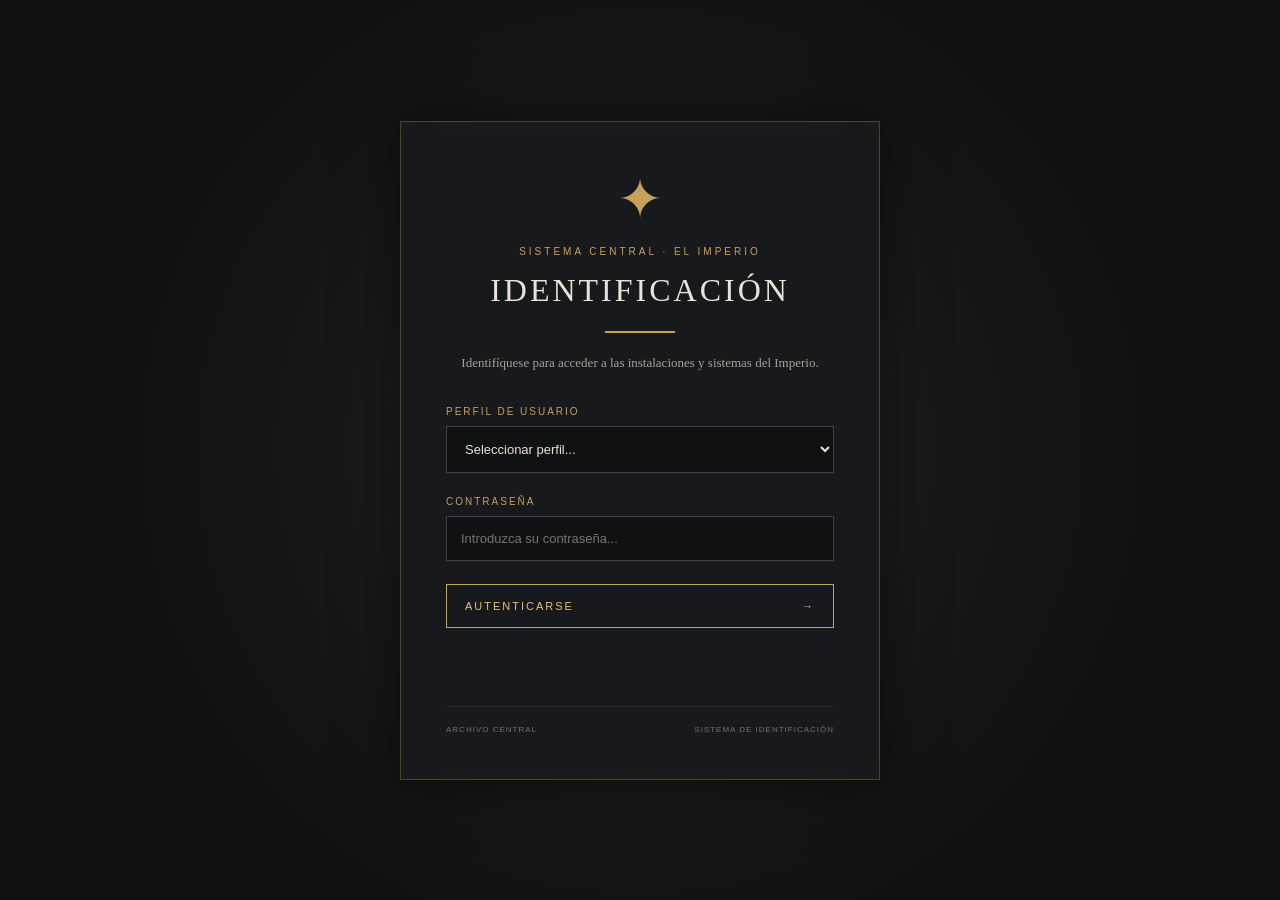
<file: nivel5.html>
<!DOCTYPE html>
<html lang="es">
<head>
    <meta charset="UTF-8">
    <meta name="viewport" content="width=device-width, initial-scale=1.0">
    <title>Nivel 5 | Instalación subterránea</title>

    <link rel="stylesheet" href="style.css">
    <link rel="stylesheet" href="nivel5.css">
    <script src="acceso.js" defer></script>

    <script src="nivel5.js" defer></script>
</head>

<body class="level5-page">

    <main class="level5-container">

        <header class="level5-header">
            <p class="facility-label">INSTALACIÓN SUBTERRÁNEA</p>
            <h1>NIVEL 5</h1>
            <p class="level5-subtitle">ENTIDADES GUARDIANAS</p>
        </header>

        <section id="route-selection" class="level5-screen">

            <h2>SELECCIÓN DE RUTA</h2>

            <p>
                Hay dos rutas disponibles para continuar.
                Seleccione una de ellas para descender.
            </p>

            <div class="route-options">

                <button id="elevator-route" class="route-button">
                    <span class="route-symbol">▣</span>
                    <span class="route-name">PASILLO DEL ASCENSOR</span>
                    <span class="route-description">
                        Acceso mediante los ascensores.
                    </span>
                </button>

                <button id="stairs-route" class="route-button">
                    <span class="route-symbol">▤</span>
                    <span class="route-name">PASILLO DE LAS ESCALERAS</span>
                    <span class="route-description">
                        Acceso mediante las escaleras.
                    </span>
                </button>

            </div>

        </section>

        <section id="challenge-screen" class="level5-screen" hidden>
            <!-- Aquí aparecerá el desafío seleccionado -->
        </section>

        <section id="terminal-screen" class="level5-screen" hidden>
            <!-- Aquí aparecerá la terminal de información -->
        </section>

    </main>

<!-- MÚSICA AMBIENTAL GLOBAL -->
<audio
    id="audio-imperio"
    src="audios/imperio.mp3"
    preload="auto"
    loop>
</audio>

<script src="musica.js" defer></script>

</body>
</html>
</file>
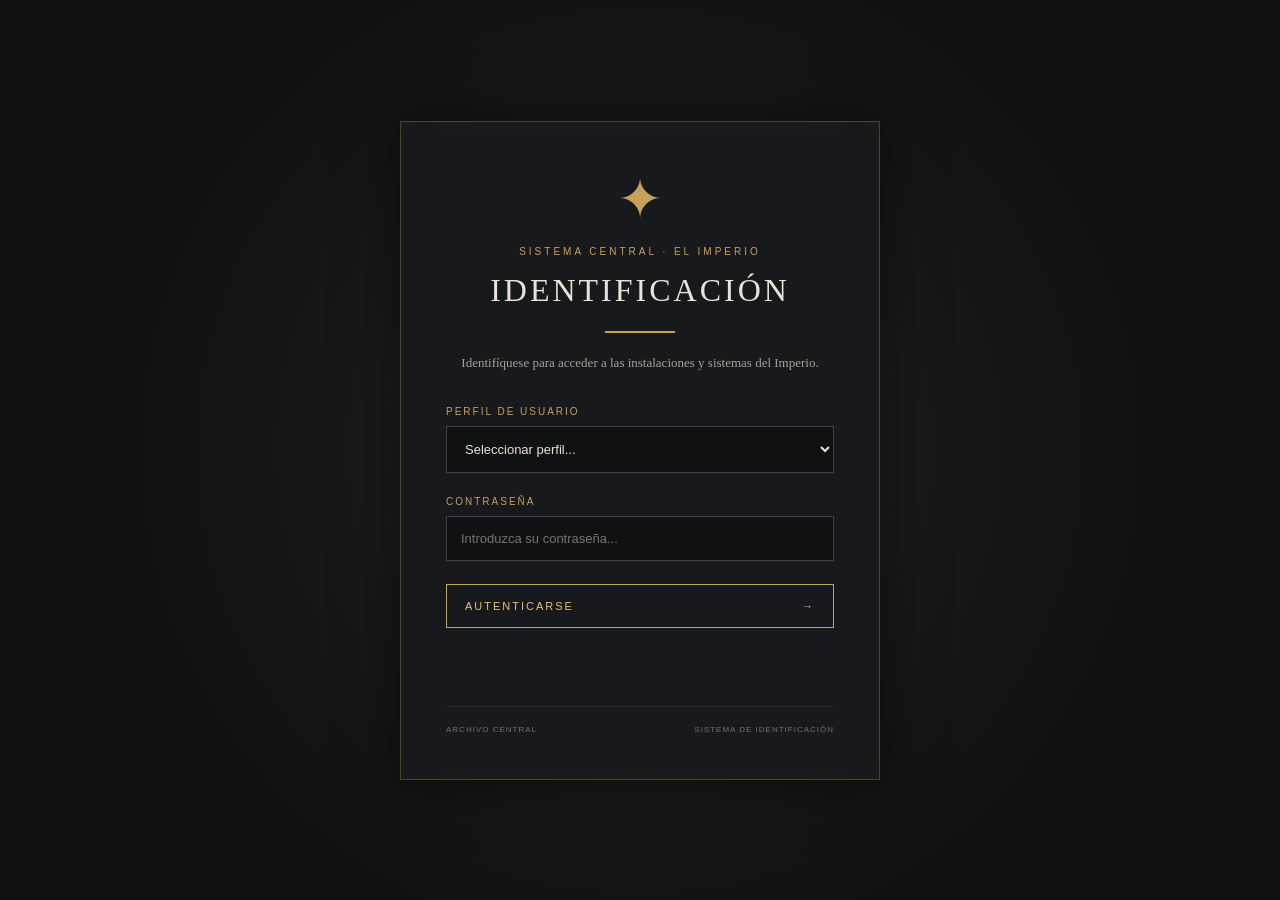
<file: pasillo.html>
<!DOCTYPE html>
<html lang="es">
<head>
    <meta charset="UTF-8">
    <meta name="viewport" content="width=device-width, initial-scale=1.0">
    <title>El Imperio | Pasillo</title>
    <link rel="stylesheet" href="style.css">
    <link rel="stylesheet" href="pasillo.css">
    <script src="musica.js" defer></script>
    <script src="pasillo.js" defer></script>
    <script src="acceso.js" defer></script>
</head>

<body class="corridor-page">

    <header class="corridor-header">
        <a href="index.html" class="back-link">← VOLVER AL IMPERIO</a>
        <div class="header-status">
            <span class="status-light"></span>
            SISTEMA INTERNO ACTIVO
        </div>
    </header>

    <main class="corridor-container">

        <section class="corridor-intro">
            <p class="section-tag">EDIFICIO PRINCIPAL / PLANTA RESIDENCIAL</p>
            <h1>EL PASILLO</h1>
            <p>
                Zona residencial del Imperio. Aquí se encuentran las habitaciones
                privadas de sus miembros.
            </p>
            <p class="warning-text">
                ADVERTENCIA: el acceso a las habitaciones está restringido.
                No todos sus ocupantes agradecen las visitas.
            </p>
        </section>

        <section class="doors-section">
            <div class="section-heading">
                <h2>HABITACIONES REGISTRADAS</h2>
                <span>6 PUERTAS DETECTADAS</span>
            </div>

            <div class="doors-grid">

                <!-- AMBIA -->
                <article class="door-card door-ambia">
                    <div class="door-number">HABITACIÓN 01</div>
                    <div class="door-icon">⚔</div>
                    <h3>AMBIA</h3>
                    <p class="door-subtitle">El demonio exmilitar</p>
                    <div class="door-status">ACCESO DESACONSEJADO</div>
                    <p class="door-description">
                        No parece buena idea molestar a quien ha sobrevivido
                        a demasiadas guerras.
                    </p>
                    <button class="door-button" data-door="ambia">
                        INTENTAR ACCEDER
                    </button>
                    <div class="door-message" id="message-ambia" aria-live="polite"></div>
                </article>

                <!-- RUBÉN -->
                <article class="door-card door-ruben">
                    <div class="door-number">HABITACIÓN 02</div>
                    <div class="door-icon">❄</div>
                    <h3>RUBÉN</h3>
                    <p class="door-subtitle">El cocinero de hielo</p>
                    <div class="door-status">CONGELADA</div>
                    <p class="door-description">
                        Una gruesa capa de hielo cubre la puerta y el pomo.
                        Parece que nadie tiene prisa por salir.
                    </p>
                    <button class="door-button" data-door="ruben">
                        INTENTAR ACCEDER
                    </button>
                    <div class="door-message" id="message-ruben" aria-live="polite"></div>
                </article>

                <!-- BRYAN -->
                <article class="door-card door-bryan">
                    <div class="door-number">HABITACIÓN 03</div>
                    <div class="door-icon">✠</div>
                    <h3>BRYAN</h3>
                    <p class="door-subtitle">El caballero templario</p>
                    <div class="door-status">CERRADA CON LLAVE</div>
                    <p class="door-description">
                        La puerta está cerrada. Desde el otro lado llegan
                        sonidos difíciles de identificar.
                    </p>
                    <button class="door-button" data-door="bryan">
                        INTENTAR ACCEDER
                    </button>
                    <div class="door-message" id="message-bryan" aria-live="polite"></div>
                </article>

                <!-- FRAN -->
                <article class="door-card door-fran">
                    <div class="door-number">HABITACIÓN 04</div>
                    <div class="door-icon">✦</div>
                    <h3>FRAN</h3>
                    <p class="door-subtitle">El niño mágico</p>
                    <div class="door-status">PROTECCIÓN MÁGICA</div>
                    <p class="door-description">
                        Un hechizo rodea la entrada. La puerta ni siquiera
                        parece reconocer que estás ahí.
                    </p>
                    <button class="door-button" data-door="fran">
                        INTENTAR ACCEDER
                    </button>
                    <div class="door-message" id="message-fran" aria-live="polite"></div>
                </article>

                <!-- NEXTOR -->
                <article class="door-card door-nextor">
                    <div class="door-number">HABITACIÓN 05</div>
                    <div class="door-icon">🔥</div>
                    <h3>NEXTOR</h3>
                    <p class="door-subtitle">El zorro esmeralda explosivo</p>
                    <div class="door-status">TEMPERATURA CRÍTICA</div>
                    <p class="door-description">
                        El pomo desprende un calor preocupante. Se recomienda
                        no tocarlo bajo ninguna circunstancia.
                    </p>
                    <button class="door-button" data-door="nextor">
                        INTENTAR ACCEDER
                    </button>
                    <div class="door-message" id="message-nextor" aria-live="polite"></div>
                </article>

                <!-- ZAIRON -->
                <article class="door-card door-zairon">
                    <div class="door-number">HABITACIÓN 06</div>
                    <div class="door-icon">★</div>
                    <h3>ZAIRON</h3>
                    <p class="door-subtitle">Fundador y líder del Imperio</p>
                    <div class="door-status">SEGURIDAD MÁXIMA</div>
                    <p class="door-description">
                        Un teclado numérico protege la entrada. Una torreta
                        automática parece estar vigilando tu posición.
                    </p>

                    <div class="code-area">
                        <label for="zairon-code">CÓDIGO DE AUTORIZACIÓN</label>
                        <input
                            type="password"
                            id="zairon-code"
                            inputmode="numeric"
                            maxlength="12"
                            placeholder="••••••"
                            autocomplete="off"
                        >
                        <button class="door-button" id="zairon-submit">
                            INTRODUCIR CÓDIGO
                        </button>
                    </div>

                    <div class="door-message" id="message-zairon" aria-live="polite"></div>
                </article>

            </div>
        </section>

        <section class="corridor-terminal">
            <div class="terminal-header">
                <span class="status-light"></span>
                TERMINAL DE SEGURIDAD
            </div>
            <h2>AVISO DE A.R.M.Y</h2>
            <p id="army-message">
                «Bienvenido al pasillo residencial. Le recomiendo respetar
                la privacidad de los miembros del Imperio.»
            </p>
            <span class="terminal-signature">— A.R.M.Y / SISTEMA CENTRAL</span>
        </section>

    </main>

    <footer class="corridor-footer">
        EL IMPERIO · ZONA RESIDENCIAL · ACCESO SUPERVISADO
    </footer>

        
<!-- =====================================
     SISTEMA DE AUDIO DEL PASILLO
===================================== -->

<!-- MÚSICA AMBIENTAL DEL IMPERIO -->
<audio
    id="audio-imperio"
    src="audios/imperio.mp3"
    preload="auto"
    loop>
</audio>

<!-- AUDIO DE AMBIA -->
<audio
    id="audio-ambia"
    src="audios/ambia.mp3.ogg"
    preload="auto">
</audio>

<!-- AUDIO DE RUBÉN -->
<audio
    id="audio-ruben"
    src="audios/ruben.mp3.ogg"
    preload="auto">
</audio>

<!-- AUDIO DE BRYAN -->
<audio
    id="audio-bryan"
    src="audios/bryan.wav"
    preload="auto">
</audio>

<!-- AUDIO DE FRAN -->
<audio
    id="audio-fran"
    src="audios/fran.mp3"
    preload="auto">
</audio>

<!-- AUDIO DE NEXTOR -->
<audio
    id="audio-nextor"
    src="audios/nextor.wav"
    preload="auto">
</audio>

<!-- AUDIO DE ZAIRON -->
<audio
    id="audio-zairon"
    src="audios/zairon.wav"
    preload="auto">
</audio>

</body>
</html>
</file>
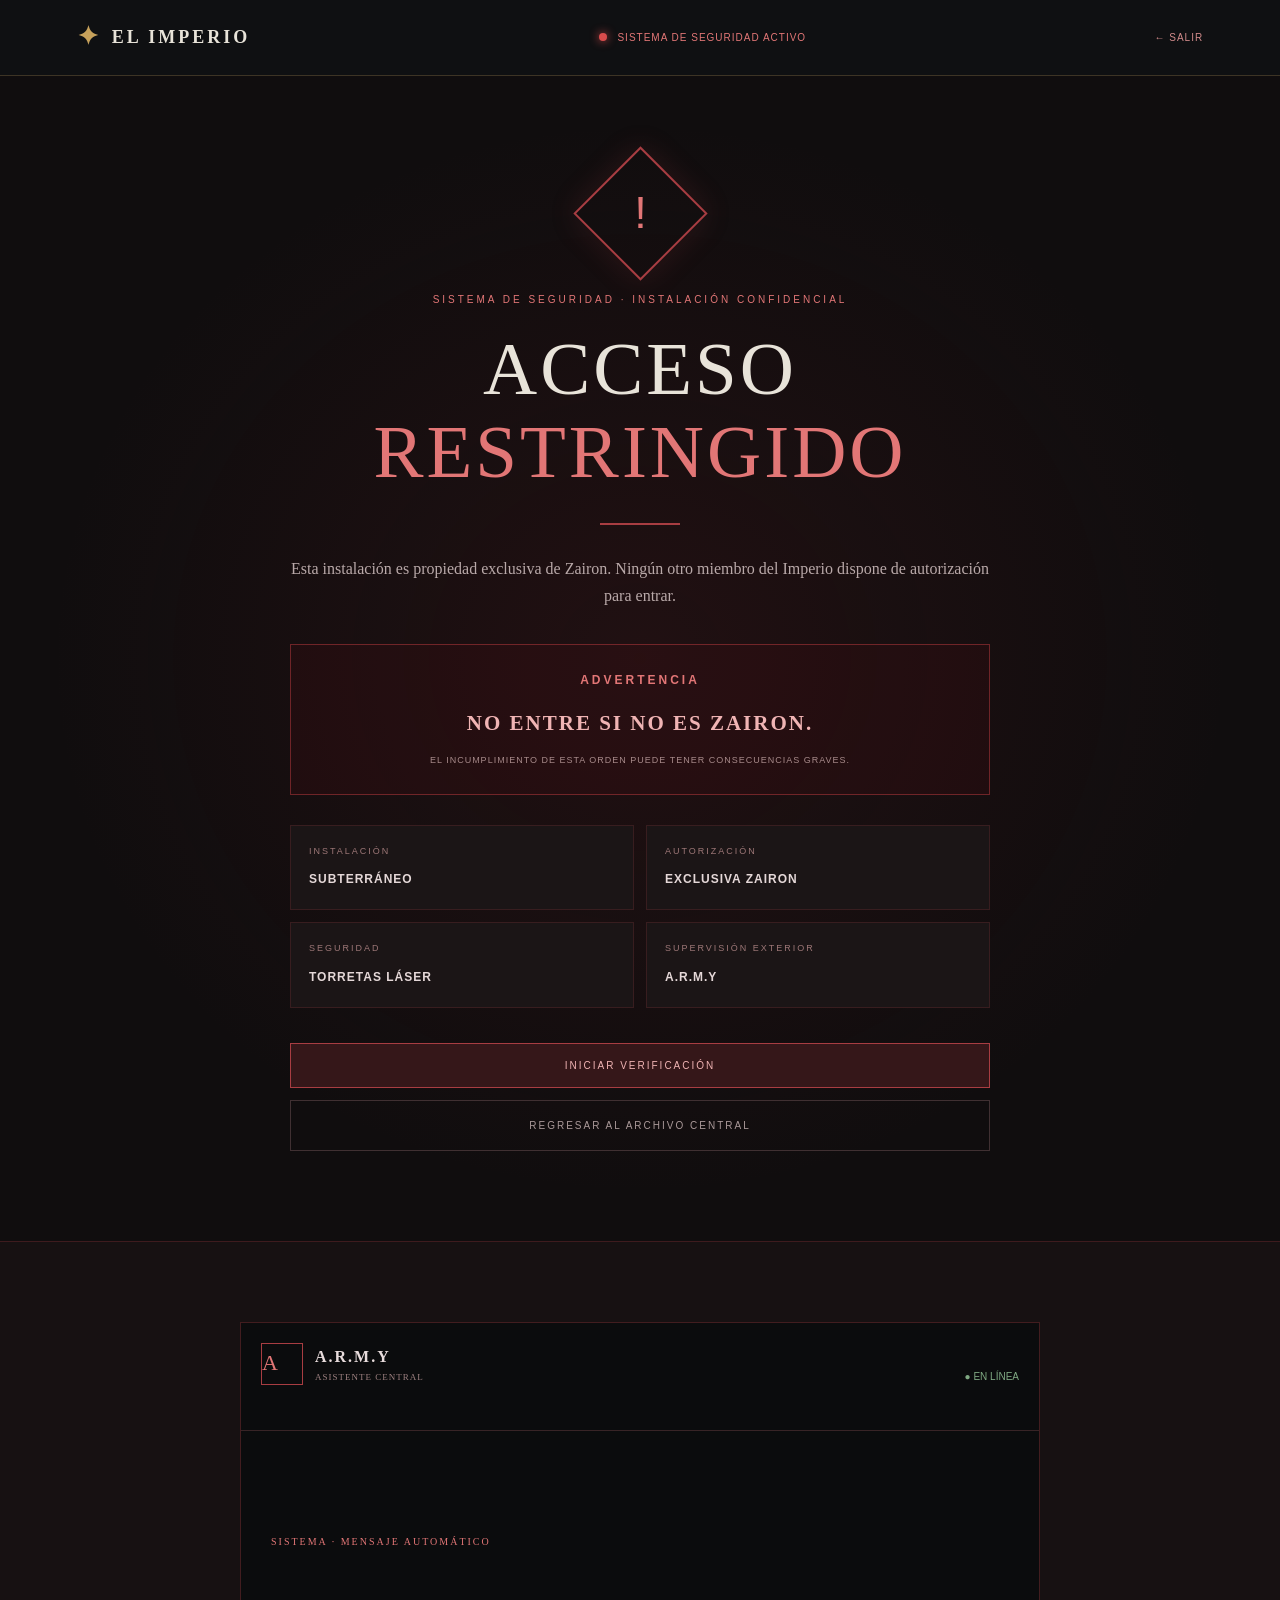
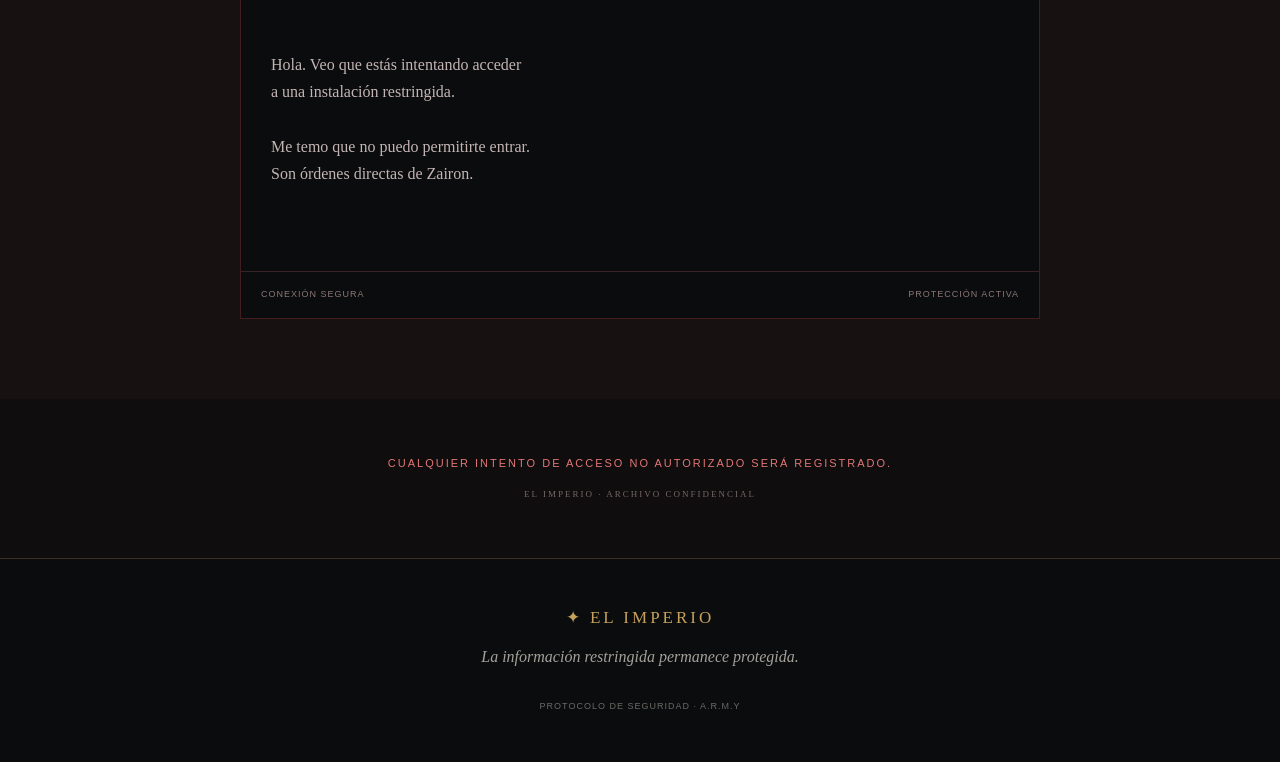
<file: subterraneo.html>
<!DOCTYPE html>
<html lang="es">
<head>
    <meta charset="UTF-8">
    <meta name="viewport" content="width=device-width, initial-scale=1.0">
    <meta name="theme-color" content="#100d0d">

    <title>Zona Restringida | El Imperio</title>

    <link rel="stylesheet" href="style.css">
    <link rel="stylesheet" href="subterraneo.css">

    <script src="subterraneo.js" defer></script>
</head>

<body class="underground-page">

<header class="topbar">

    <a href="index.html" class="logo">
        <span class="logo-symbol">✦</span>
        <span>EL IMPERIO</span>
    </a>

    <div class="underground-status">
        <span class="red-light"></span>
        SISTEMA DE SEGURIDAD ACTIVO
    </div>

    <a href="index.html" class="underground-back">
        ← SALIR
    </a>

</header>

<main>

    <!-- =================================
         ACCESO RESTRINGIDO
    ================================== -->

    <section class="access-screen" id="accessScreen">

        <div class="access-content">

            <div class="security-emblem">
                <span>!</span>
            </div>

            <p class="access-label">
                SISTEMA DE SEGURIDAD · INSTALACIÓN CONFIDENCIAL
            </p>

            <h1>
                ACCESO
                <span>RESTRINGIDO</span>
            </h1>

            <div class="access-line"></div>

            <p class="access-description">
                Esta instalación es propiedad exclusiva de Zairon.
                Ningún otro miembro del Imperio dispone de autorización
                para entrar.
            </p>

            <div class="access-warning">
                <strong>ADVERTENCIA</strong>

                <p>
                    NO ENTRE SI NO ES ZAIRON.
                </p>

                <span>
                    EL INCUMPLIMIENTO DE ESTA ORDEN PUEDE TENER
                    CONSECUENCIAS GRAVES.
                </span>
            </div>

            <div class="access-information">

                <div>
                    <span>INSTALACIÓN</span>
                    <strong>SUBTERRÁNEO</strong>
                </div>

                <div>
                    <span>AUTORIZACIÓN</span>
                    <strong>EXCLUSIVA ZAIRON</strong>
                </div>

                <div>
                    <span>SEGURIDAD</span>
                    <strong>TORRETAS LÁSER</strong>
                </div>

                <div>
                    <span>SUPERVISIÓN EXTERIOR</span>
                    <strong>A.R.M.Y</strong>
                </div>

            </div>

            <button id="startAccessButton" class="authorization-button">
                INICIAR VERIFICACIÓN
            </button>

            <a href="index.html" class="exit-button">
                REGRESAR AL ARCHIVO CENTRAL
            </a>

        </div>

    </section>


    <!-- =================================
         VERIFICACIONES DE IDENTIDAD
    ================================== -->

    <section class="verification-section" id="verificationSection" hidden>

        <div class="verification-container">

            <p class="access-label">
                PROTOCOLO DE IDENTIFICACIÓN
            </p>

            <h2>VERIFICACIÓN DE ACCESO</h2>

            <p class="verification-description">
                Para continuar, deben superarse las tres verificaciones
                de seguridad establecidas por el propietario.
            </p>


            <!-- VERIFICACIÓN 1 -->

            <div class="verification-card" id="verificationOne">

                <span class="verification-number">01</span>

                <h3>IDENTIFICACIÓN NUMÉRICA</h3>

                <p>
                    Introduce el código numérico de cuatro dígitos.
                </p>

                <label for="numericCode">
                    CÓDIGO DE ACCESO
                </label>

                <input
                    type="password"
                    id="numericCode"
                    maxlength="4"
                    inputmode="numeric"
                    autocomplete="off"
                    placeholder="••••"
                >

                <button class="verification-button" id="numericButton">
                    VERIFICAR
                </button>

                <p class="verification-feedback" id="numericFeedback" aria-live="polite"></p>

            </div>


            <!-- VERIFICACIÓN 2 -->

            <div class="verification-card locked" id="verificationTwo">

                <span class="verification-number">02</span>

                <h3>IDENTIFICACIÓN ALFANUMÉRICA</h3>

                <p>
                    Introduce la segunda clave de seguridad.
                </p>

                <label for="alphanumericCode">
                    CLAVE DE SEGURIDAD
                </label>

                <input
                    type="password"
                    id="alphanumericCode"
                    autocomplete="off"
                    placeholder="•••••••"
                    disabled
                >

                <button class="verification-button" id="alphanumericButton" disabled>
                    VERIFICAR
                </button>

                <p class="verification-feedback" id="alphanumericFeedback" aria-live="polite"></p>

            </div>


            <!-- VERIFICACIÓN 3 -->

            <div class="verification-card locked" id="verificationThree">

                <span class="verification-number">03</span>

                <h3>IDENTIFICACIÓN BIOLÓGICA</h3>

                <p>
                    Se requiere una coincidencia sanguínea con el
                    propietario de la instalación.
                </p>

                <div class="blood-scanner" id="bloodScanner">

                    <div class="scanner-circle">
                        <span>✦</span>
                    </div>

                    <p id="scannerStatus">
                        ESCÁNER BIOMÉTRICO INACTIVO
                    </p>

                </div>

                <button class="verification-button" id="bloodButton" disabled>
                    INICIAR ESCÁNER
                </button>

                <p class="verification-feedback" id="bloodFeedback" aria-live="polite"></p>

            </div>


            <div class="verification-progress">
                <span id="verificationProgress">
                    VERIFICACIONES COMPLETADAS: 0 / 3
                </span>
            </div>

        </div>

    </section>


    <!-- =================================
         ADVERTENCIA DEL INTERIOR
    ================================== -->

    <section class="unknown-warning" id="unknownWarning" hidden>

        <div class="unknown-content">

            <p class="access-label">
                SISTEMA INTERNO · MENSAJE AUTOMÁTICO
            </p>

            <h2>ACCESO CONCEDIDO</h2>

            <div class="access-line"></div>

            <p class="unknown-message">
                Entrando en zona restringida.

                Las entidades que custodian esta zona son de clase:
            </p>

            <strong class="entity-class">$&#@</strong>

            <p class="unknown-question">
                ¿Vale la pena adentrarse en lo desconocido?
            </p>

            <button class="authorization-button" id="enterUndergroundButton">
                CONTINUAR DESCENSO
            </button>

        </div>

    </section>


    <!-- =================================
         EXPLORACIÓN DEL SUBTERRÁNEO
    ================================== -->

    <section class="exploration-section" id="explorationSection" hidden>

        <div class="exploration-header">

            <p class="access-label">
                INSTALACIÓN SUBTERRÁNEA · EXPLORACIÓN
            </p>

            <h2 id="levelTitle">NIVEL 1</h2>

            <div class="access-line"></div>

            <p id="levelDescription">
                Almacén.
            </p>

        </div>


        <div class="level-container">

            <div class="level-indicator">
                <span>NIVEL ACTUAL</span>
                <strong id="levelNumber">01 / 07</strong>
            </div>

            <div class="level-content">

                <div class="level-symbol" id="levelSymbol">
                    ◈
                </div>

                <h3 id="levelName">ALMACÉN</h3>

                <p id="levelDetails">
                    Primera planta de la instalación subterránea.
                </p>

                <div id="levelItems" class="level-items" hidden></div>

                <!-- =================================
     BÓVEDA DE DINERO · NIVEL 3
================================== -->

<div class="vault-access" id="vaultAccess" hidden>

    <div class="vault-header">
        <span>◈ SISTEMA FINANCIERO</span>
        <span class="vault-security">ACCESO PROTEGIDO</span>
    </div>

    <h4>RECONOCIMIENTO OCULAR</h4>

    <p>
        Identificación reservada al propietario de la bóveda.
    </p>

    <div class="vault-scanner" id="vaultScanner">
        <span class="vault-eye">◎</span>
        <span id="vaultScanStatus">
            ESCÁNER EN ESPERA
        </span>
    </div>

    <button
        class="verification-button"
        id="vaultScanButton">
        INICIAR RECONOCIMIENTO
    </button>

    <!-- RESULTADO DEL RECONOCIMIENTO -->

    <div class="vault-balance" id="vaultBalance" hidden>

        <div class="vault-balance-line"></div>

        <span class="vault-balance-label">
            SALDO PERSONAL DE ZAIRON
        </span>

        <strong>12.682.247 €</strong>

        <div class="vault-army-message">

            <span>A.R.M.Y · INFORME FINANCIERO</span>

            <p>
                Identidad confirmada, Zairon.
                He comprobado el saldo de la bóveda.
                Los fondos permanecen protegidos y bajo mi supervisión.

                Y, por favor, intenta no gastarlo todo esta vez.
            </p>

        </div>

    </div>

</div>

            </div>

            <div class="level-navigation">

                <span id="transportDescription">
                    SISTEMA DE TRANSPORTE DISPONIBLE:
                    ASCENSOR Y ESCALERAS
                </span>

                <button id="nextLevelButton" class="authorization-button">
                    DESCENDER AL SIGUIENTE NIVEL
                </button>

            </div>

        </div>

    </section>


<!-- =================================
     VERIFICACIÓN DEL NIVEL 7
================================== -->

<section class="verification-section" id="level7Verification" hidden>

    <div class="verification-container">

        <p class="access-label">
            PROTOCOLO DE SEGURIDAD · NIVEL 7
        </p>

        <h2>ACCESO AL CORAZÓN DE A.R.M.Y</h2>

        <p class="verification-description">
            Esta zona contiene información y sistemas confidenciales.
            Solo Zairon dispone de autorización para acceder.
            Es necesario superar las tres verificaciones.
        </p>

        <!-- VERIFICACIÓN 1 -->

        <div class="verification-card" id="level7VerificationOne">

            <span class="verification-number">01</span>

            <h3>IDENTIFICACIÓN NUMÉRICA</h3>

            <p>Introduce el código numérico de cuatro dígitos.</p>

            <label for="level7NumericCode">CÓDIGO DE ACCESO</label>

            <input
                type="password"
                id="level7NumericCode"
                maxlength="4"
                inputmode="numeric"
                autocomplete="off"
                placeholder="••••"
            >

            <button class="verification-button" id="level7NumericButton">
                VERIFICAR
            </button>

            <p class="verification-feedback" id="level7NumericFeedback" aria-live="polite"></p>

        </div>

        <!-- VERIFICACIÓN 2 -->

        <div class="verification-card locked" id="level7VerificationTwo">

            <span class="verification-number">02</span>

            <h3>IDENTIFICACIÓN ALFANUMÉRICA</h3>

            <p>Introduce la segunda clave de seguridad.</p>

            <label for="level7AlphanumericCode">CLAVE DE SEGURIDAD</label>

            <input
                type="password"
                id="level7AlphanumericCode"
                autocomplete="off"
                placeholder="•••••••"
                disabled
            >

            <button class="verification-button" id="level7AlphanumericButton" disabled>
                VERIFICAR
            </button>

            <p class="verification-feedback" id="level7AlphanumericFeedback" aria-live="polite"></p>

        </div>

        <!-- VERIFICACIÓN 3 -->

        <div class="verification-card locked" id="level7VerificationThree">

            <span class="verification-number">03</span>

            <h3>IDENTIFICACIÓN BIOLÓGICA</h3>

            <p>
                Se requiere una coincidencia sanguínea con el
                propietario de la instalación.
            </p>

            <div class="blood-scanner" id="level7BloodScanner">

                <div class="scanner-circle">
                    <span>✦</span>
                </div>

                <p id="level7ScannerStatus">
                    ESCÁNER BIOMÉTRICO INACTIVO
                </p>

            </div>

            <button class="verification-button" id="level7BloodButton" disabled>
                INICIAR ESCÁNER
            </button>

            <p class="verification-feedback" id="level7BloodFeedback" aria-live="polite"></p>

        </div>

        <div class="verification-progress">
            <span id="level7VerificationProgress">
                VERIFICACIONES COMPLETADAS: 0 / 3
            </span>
        </div>

        <button class="authorization-button" id="level7EnterButton" hidden>
            ACCEDER AL CORAZÓN DE A.R.M.Y
        </button>

        <button class="exit-button" id="level7CancelButton">
            REGRESAR AL NIVEL 6
        </button>

    </div>

</section>


    <!-- =================================
         TERMINAL DE A.R.M.Y
    ================================== -->

    <section class="army-terminal-section" id="armyTerminalSection">

        <div class="army-terminal">

            <div class="terminal-header">

                <div class="terminal-title">

                    <span class="terminal-icon">A</span>

                    <div>
                        <strong>A.R.M.Y</strong>
                        <span>ASISTENTE CENTRAL</span>
                    </div>

                </div>

                <span class="terminal-online">
                    ● EN LÍNEA
                </span>

            </div>


            <div class="terminal-message">

                <p class="terminal-time">
                    SISTEMA · MENSAJE AUTOMÁTICO
                </p>

                <p id="armyMessage">
                    Hola. Veo que estás intentando acceder
                    a una instalación restringida.

                    Me temo que no puedo permitirte entrar.
                    Son órdenes directas de Zairon.
                </p>

            </div>


            <div class="terminal-footer">

                <span>CONEXIÓN SEGURA</span>

                <span>PROTECCIÓN ACTIVA</span>

            </div>

        </div>

    </section>


    <!-- =================================
         ADVERTENCIA FINAL
    ================================== -->

    <section class="final-warning">

        <p>
            CUALQUIER INTENTO DE ACCESO NO AUTORIZADO
            SERÁ REGISTRADO.
        </p>

        <span>
            EL IMPERIO · ARCHIVO CONFIDENCIAL
        </span>

    </section>

</main>


<footer class="footer">

    <div class="footer-logo">
        ✦ EL IMPERIO
    </div>

    <p>La información restringida permanece protegida.</p>

    <span>PROTOCOLO DE SEGURIDAD · A.R.M.Y</span>

</footer>

<!-- MÚSICA AMBIENTAL GLOBAL -->
<audio
    id="audio-imperio"
    src="audios/imperio.mp3"
    preload="auto"
    loop>
</audio>

<script src="musica.js" defer></script>

</body>
</html>
</file>
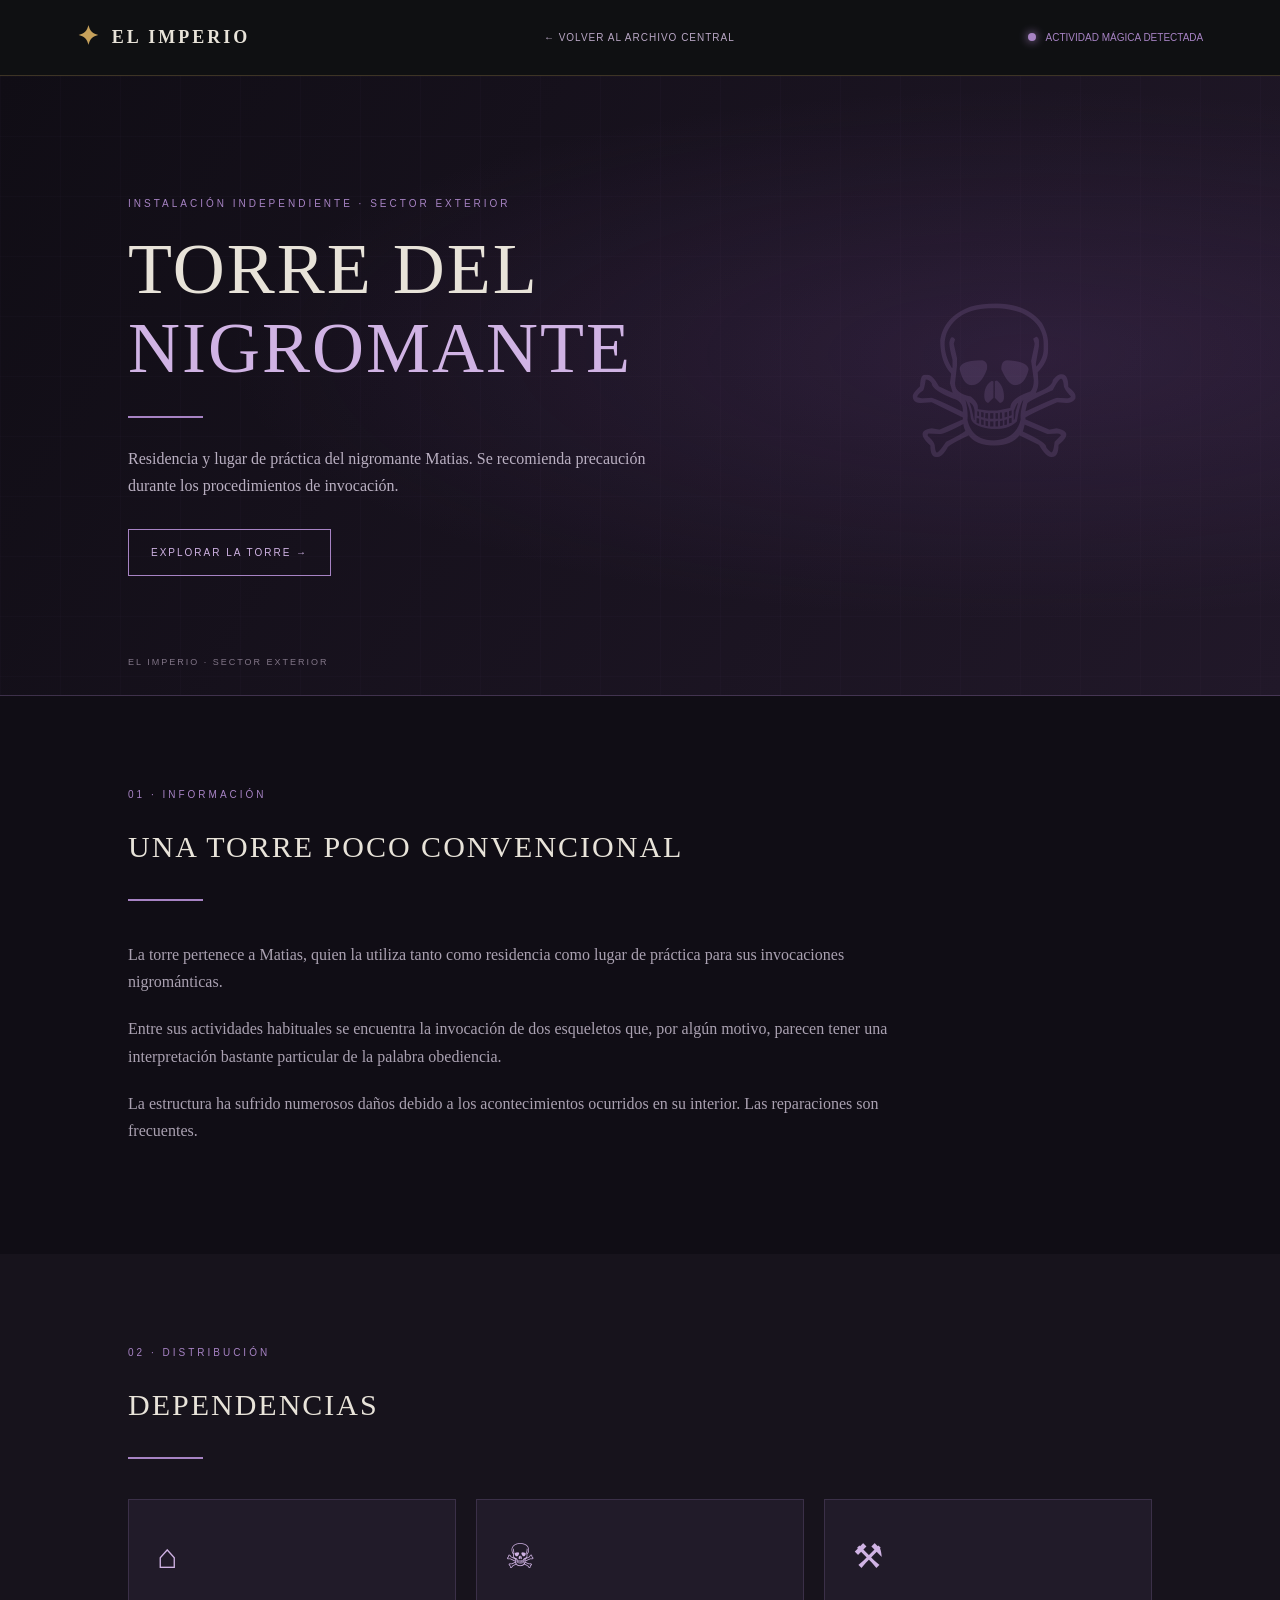
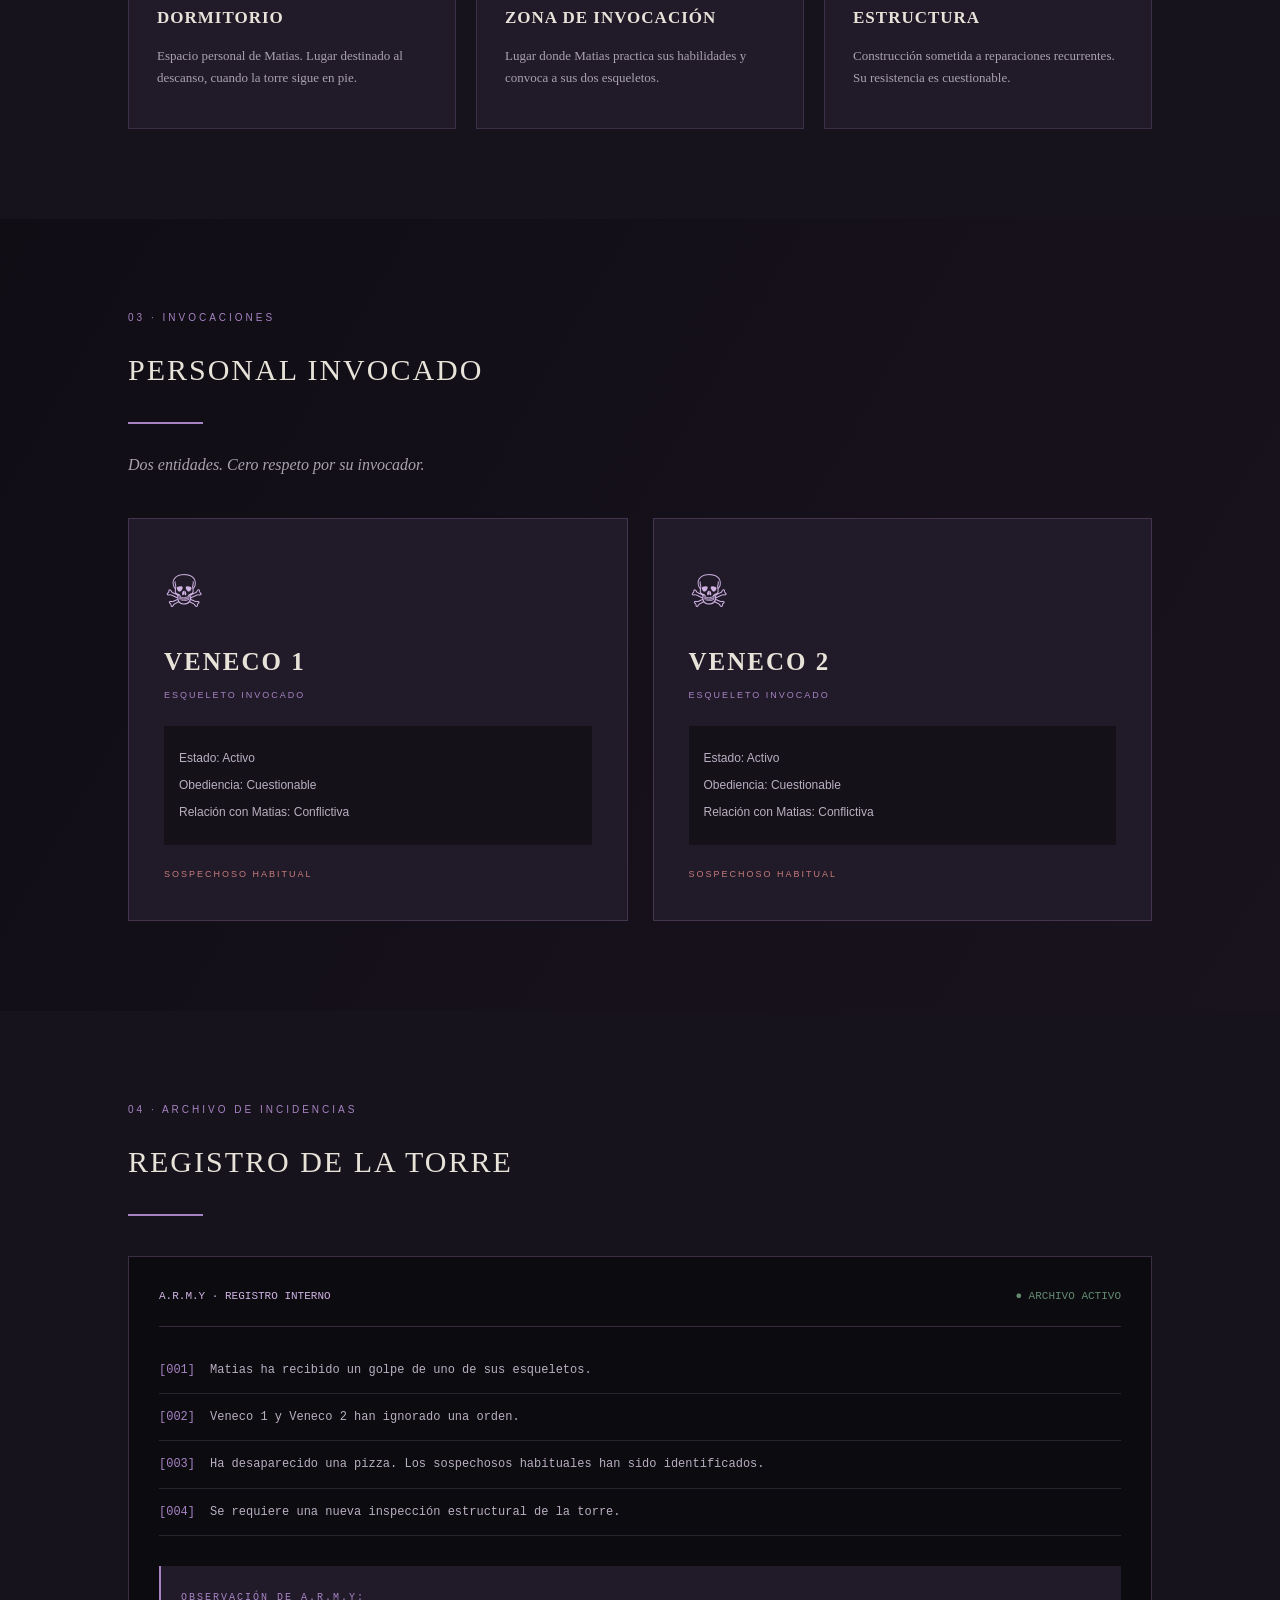
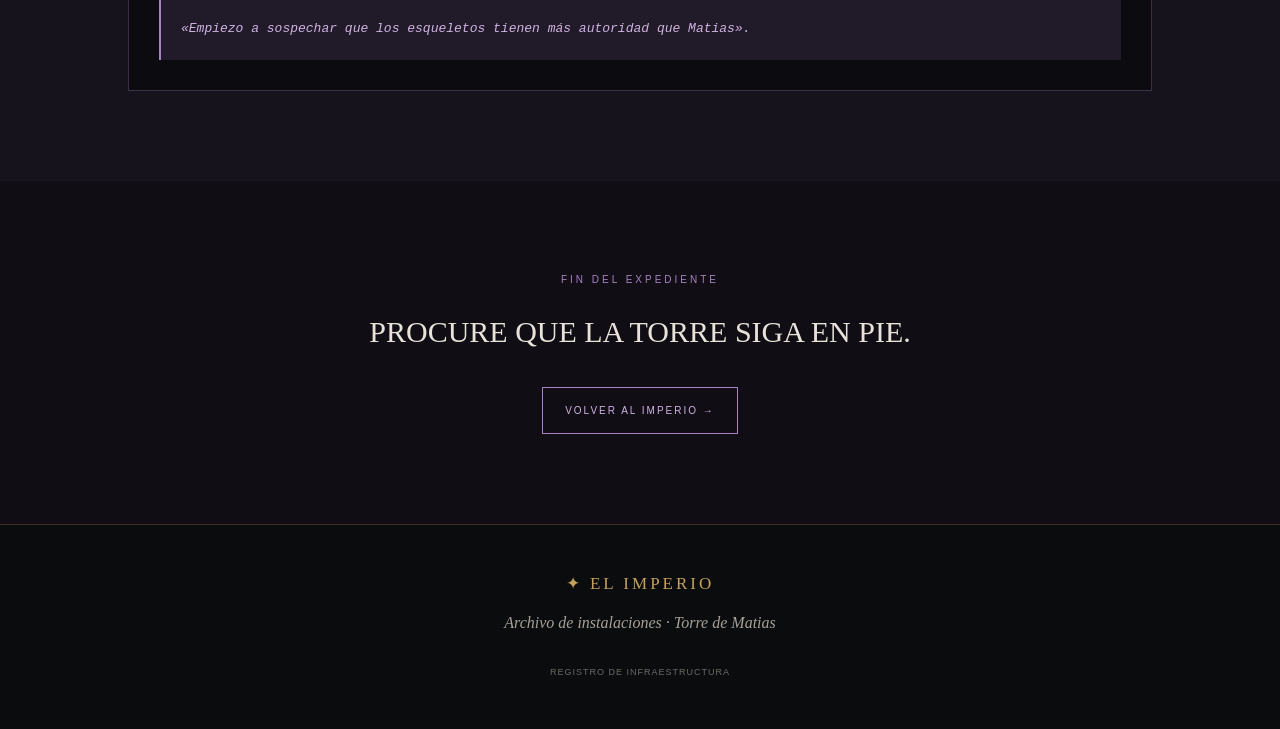
<file: torre.html>
<!DOCTYPE html>
<html lang="es">
<head>
    <meta charset="UTF-8">
    <meta name="viewport" content="width=device-width, initial-scale=1.0">
    <meta name="theme-color" content="#100d15">

    <title>Torre del Nigromante | El Imperio</title>

    <link rel="stylesheet" href="style.css">
    <link rel="stylesheet" href="torre.css">
    <script src="torre.js" defer></script>
</head>

<body class="tower-page">

    <!-- CABECERA -->
    <header class="topbar">
        <a href="index.html" class="logo">
            <span class="logo-symbol">✦</span>
            <span>EL IMPERIO</span>
        </a>

        <a href="index.html" class="tower-back">
            ← VOLVER AL ARCHIVO CENTRAL
        </a>

        <div class="tower-status">
            <span class="tower-light"></span>
            ACTIVIDAD MÁGICA DETECTADA
        </div>
    </header>


    <!-- PORTADA DE LA TORRE -->
    <main>

        <section class="tower-hero">

            <div class="tower-hero-content">

                <p class="tower-eyebrow">
                    INSTALACIÓN INDEPENDIENTE · SECTOR EXTERIOR
                </p>

                <h1>
                    TORRE DEL
                    <span>NIGROMANTE</span>
                </h1>

                <div class="tower-line"></div>

                <p>
                    Residencia y lugar de práctica del nigromante
                    Matias. Se recomienda precaución durante
                    los procedimientos de invocación.
                </p>

                <a href="#interior" class="tower-button">
                    EXPLORAR LA TORRE →
                </a>

            </div>

            <div class="tower-rune">☠</div>

            <div class="tower-coordinates">
                EL IMPERIO · SECTOR EXTERIOR
            </div>

        </section>


        <!-- INFORMACIÓN GENERAL -->
        <section class="tower-section" id="interior">

            <div class="tower-heading">
                <p class="tower-eyebrow">01 · INFORMACIÓN</p>
                <h2>UNA TORRE POCO CONVENCIONAL</h2>
                <div class="tower-line"></div>
            </div>

            <div class="tower-description">

                <p>
                    La torre pertenece a Matias, quien la utiliza
                    tanto como residencia como lugar de práctica
                    para sus invocaciones nigrománticas.
                </p>

                <p>
                    Entre sus actividades habituales se encuentra
                    la invocación de dos esqueletos que, por algún
                    motivo, parecen tener una interpretación
                    bastante particular de la palabra obediencia.
                </p>

                <p>
                    La estructura ha sufrido numerosos daños
                    debido a los acontecimientos ocurridos en
                    su interior. Las reparaciones son frecuentes.
                </p>

            </div>

        </section>


        <!-- ZONAS -->
        <section class="tower-section tower-areas">

            <div class="tower-heading">
                <p class="tower-eyebrow">02 · DISTRIBUCIÓN</p>
                <h2>DEPENDENCIAS</h2>
                <div class="tower-line"></div>
            </div>

            <div class="tower-area-grid">

                <article class="tower-area">
                    <span class="area-icon">⌂</span>
                    <h3>DORMITORIO</h3>
                    <p>
                        Espacio personal de Matias.
                        Lugar destinado al descanso,
                        cuando la torre sigue en pie.
                    </p>
                </article>

                <article class="tower-area">
                    <span class="area-icon">☠</span>
                    <h3>ZONA DE INVOCACIÓN</h3>
                    <p>
                        Lugar donde Matias practica sus
                        habilidades y convoca a sus
                        dos esqueletos.
                    </p>
                </article>

                <article class="tower-area">
                    <span class="area-icon">⚒</span>
                    <h3>ESTRUCTURA</h3>
                    <p>
                        Construcción sometida a
                        reparaciones recurrentes.
                        Su resistencia es cuestionable.
                    </p>
                </article>

            </div>

        </section>


        <!-- ESQUELETOS -->
        <section class="tower-section skeleton-section">

            <div class="tower-heading">
                <p class="tower-eyebrow">03 · INVOCACIONES</p>
                <h2>PERSONAL INVOCADO</h2>
                <div class="tower-line"></div>

                <p class="tower-subtitle">
                    Dos entidades. Cero respeto por su invocador.
                </p>
            </div>

            <div class="skeleton-grid">

                <article class="skeleton-card">
                    <div class="skeleton-symbol">☠</div>
                    <h3>VENECO 1</h3>
                    <p class="skeleton-role">ESQUELETO INVOCADO</p>

                    <div class="skeleton-data">
                        <p>Estado: Activo</p>
                        <p>Obediencia: Cuestionable</p>
                        <p>Relación con Matias: Conflictiva</p>
                    </div>

                    <span class="skeleton-warning">
                        SOSPECHOSO HABITUAL
                    </span>
                </article>

                <article class="skeleton-card">
                    <div class="skeleton-symbol">☠</div>
                    <h3>VENECO 2</h3>
                    <p class="skeleton-role">ESQUELETO INVOCADO</p>

                    <div class="skeleton-data">
                        <p>Estado: Activo</p>
                        <p>Obediencia: Cuestionable</p>
                        <p>Relación con Matias: Conflictiva</p>
                    </div>

                    <span class="skeleton-warning">
                        SOSPECHOSO HABITUAL
                    </span>
                </article>

            </div>

        </section>


        <!-- INCIDENTES -->
        <section class="tower-section incident-section">

            <div class="tower-heading">
                <p class="tower-eyebrow">04 · ARCHIVO DE INCIDENCIAS</p>
                <h2>REGISTRO DE LA TORRE</h2>
                <div class="tower-line"></div>
            </div>

            <div class="incident-terminal">

                <div class="incident-top">
                    <span>A.R.M.Y · REGISTRO INTERNO</span>
                    <span class="incident-indicator">● ARCHIVO ACTIVO</span>
                </div>

                <div id="incidentList">

                    <div class="incident-entry">
                        <span>[001]</span>
                        Matias ha recibido un golpe de uno de sus esqueletos.
                    </div>

                    <div class="incident-entry">
                        <span>[002]</span>
                        Veneco 1 y Veneco 2 han ignorado una orden.
                    </div>

                    <div class="incident-entry">
                        <span>[003]</span>
                        Ha desaparecido una pizza. Los sospechosos habituales han sido identificados.
                    </div>

                    <div class="incident-entry">
                        <span>[004]</span>
                        Se requiere una nueva inspección estructural de la torre.
                    </div>

                </div>

                <div class="incident-footer">
                    <span>OBSERVACIÓN DE A.R.M.Y:</span>
                    <p>
                        «Empiezo a sospechar que los esqueletos
                        tienen más autoridad que Matias».
                    </p>
                </div>

            </div>

        </section>


        <!-- REGRESO -->
        <section class="tower-return">

            <p class="tower-eyebrow">FIN DEL EXPEDIENTE</p>

            <h2>PROCURE QUE LA TORRE SIGA EN PIE.</h2>

            <a href="index.html" class="tower-button">
                VOLVER AL IMPERIO →
            </a>

        </section>

    </main>


    <footer class="footer">
        <div class="footer-logo">✦ EL IMPERIO</div>
        <p>Archivo de instalaciones · Torre de Matias</p>
        <span>REGISTRO DE INFRAESTRUCTURA</span>
    </footer>

<!-- MÚSICA AMBIENTAL GLOBAL -->
<audio
    id="audio-imperio"
    src="audios/imperio.mp3"
    preload="auto"
    loop>
</audio>

<script src="musica.js" defer></script>

</body>
</html>
</file>
<file: style.css>
/* =====================================
   EL IMPERIO - ESTILO GENERAL
===================================== */

:root {
    --background: #101113;
    --background-light: #18191c;
    --panel: #1d1e22;
    --gold: #c6a15b;
    --gold-light: #e2c27e;
    --red: #782f32;
    --text: #e8e3d9;
    --muted: #a5a19a;
    --border: rgba(198, 161, 91, 0.25);
}

* {
    margin: 0;
    padding: 0;
    box-sizing: border-box;
}

html {
    scroll-behavior: smooth;
}

body {
    background: var(--background);
    color: var(--text);
    font-family: Georgia, "Times New Roman", serif;
    line-height: 1.7;
}

a {
    color: inherit;
    text-decoration: none;
}


/* =====================================
   BARRA DE NAVEGACIÓN
===================================== */

.topbar {
    min-height: 76px;
    padding: 0 6%;
    display: flex;
    align-items: center;
    justify-content: space-between;
    gap: 25px;
    background: rgba(16, 17, 19, 0.96);
    border-bottom: 1px solid var(--border);
    position: sticky;
    top: 0;
    z-index: 100;
    backdrop-filter: blur(12px);
}

.logo {
    display: flex;
    align-items: center;
    gap: 10px;
    font-size: 18px;
    font-weight: bold;
    letter-spacing: 3px;
}

.logo-symbol {
    color: var(--gold);
    font-size: 26px;
}

.navigation {
    display: flex;
    gap: 27px;
}

.navigation a {
    font-family: Arial, sans-serif;
    font-size: 12px;
    letter-spacing: 1px;
    color: var(--muted);
    transition: 0.3s;
}

.navigation a:hover {
    color: var(--gold-light);
}

.system-status {
    font-family: Arial, sans-serif;
    font-size: 10px;
    letter-spacing: 1px;
    color: var(--muted);
    white-space: nowrap;
}

.status-light {
    display: inline-block;
    width: 8px;
    height: 8px;
    margin-right: 7px;
    border-radius: 50%;
    background: #70b77e;
    box-shadow: 0 0 8px #70b77e;
}

.menu-toggle {
    display: none;
    color: var(--gold);
    background: none;
    border: none;
    font-size: 26px;
    cursor: pointer;
}


/* =====================================
   PORTADA
===================================== */

.hero {
    min-height: 690px;
    padding: 100px 10% 90px;
    display: flex;
    align-items: center;
    position: relative;
    overflow: hidden;

    background:
        radial-gradient(
            ellipse at 80% 45%,
            rgba(120, 47, 50, 0.24),
            transparent 55%
        ),
        linear-gradient(
            120deg,
            #101113 20%,
            #191719 100%
        );

    border-bottom: 1px solid var(--border);
}

.hero::before {
    content: "";
    position: absolute;
    inset: 0;
    opacity: 0.13;

    background-image:
        linear-gradient(
            rgba(198, 161, 91, 0.15) 1px,
            transparent 1px
        ),
        linear-gradient(
            90deg,
            rgba(198, 161, 91, 0.15) 1px,
            transparent 1px
        );

    background-size: 65px 65px;
    mask-image: linear-gradient(to right, black, transparent);
}

.hero-content {
    max-width: 750px;
    position: relative;
    z-index: 2;
}

.eyebrow {
    font-family: Arial, sans-serif;
    color: var(--gold);
    font-size: 11px;
    letter-spacing: 3px;
    margin-bottom: 18px;
}

.hero h1 {
    font-size: clamp(35px, 5.5vw, 70px);
    line-height: 1.12;
    letter-spacing: 2px;
    font-weight: normal;
}

.hero h1 span {
    display: block;
    color: var(--gold-light);
}

.gold-line {
    width: 85px;
    height: 2px;
    background: var(--gold);
    margin: 28px 0;
}

.hero-description {
    max-width: 560px;
    color: var(--muted);
    font-size: 16px;
}

.hero-motto {
    color: var(--gold-light);
    font-style: italic;
    margin-top: 20px;
}

.main-button,
.secondary-button {
    display: inline-flex;
    align-items: center;
    gap: 20px;
    margin-top: 35px;
    padding: 14px 22px;
    border: 1px solid var(--gold);
    color: var(--gold-light);
    font-family: Arial, sans-serif;
    font-size: 11px;
    letter-spacing: 2px;
    transition: 0.3s;
}

.main-button:hover,
.secondary-button:hover {
    background: var(--gold);
    color: #111;
    box-shadow: 0 0 25px rgba(198, 161, 91, 0.2);
}

.hero-decoration {
    position: absolute;
    right: 12%;
    top: 50%;
    transform: translateY(-50%);
    width: 260px;
    height: 260px;
    display: grid;
    place-items: center;
}

.decoration-circle {
    position: absolute;
    inset: 0;
    border: 1px solid rgba(198, 161, 91, 0.35);
    border-radius: 50%;
    box-shadow:
        0 0 50px rgba(198, 161, 91, 0.08),
        inset 0 0 50px rgba(198, 161, 91, 0.06);
}

.decoration-circle::before {
    content: "";
    position: absolute;
    inset: 18px;
    border: 1px dashed rgba(198, 161, 91, 0.35);
    border-radius: 50%;
}

.decoration-symbol {
    font-size: 100px;
    color: var(--gold);
    opacity: 0.7;
}

.decoration-caption {
    position: absolute;
    bottom: -35px;
    font-family: Arial, sans-serif;
    font-size: 9px;
    letter-spacing: 3px;
    color: var(--muted);
    white-space: nowrap;
}

.hero-footer {
    position: absolute;
    bottom: 25px;
    left: 10%;
    right: 10%;
    display: flex;
    justify-content: space-between;
    color: #77736c;
    font-family: Arial, sans-serif;
    font-size: 9px;
    letter-spacing: 1px;
}


/* =====================================
   SECCIONES GENERALES
===================================== */

.section {
    padding: 100px 10%;
}

.section-heading {
    margin-bottom: 45px;
}

.section-heading h2 {
    font-size: 32px;
    font-weight: normal;
    letter-spacing: 2px;
}

.section-description {
    color: var(--muted);
    margin-top: 15px;
}

.introduction {
    background: var(--background-light);
}

.introduction-grid {
    display: grid;
    grid-template-columns: 1.2fr 0.8fr;
    gap: 70px;
    align-items: center;
}

.introduction-text p {
    margin-bottom: 20px;
    color: var(--muted);
}

.quote-panel {
    padding: 35px;
    background: var(--panel);
    border-left: 2px solid var(--gold);
}

.quote-mark {
    font-size: 60px;
    color: var(--gold);
    line-height: 1;
}

.quote-panel p {
    font-size: 21px;
    font-style: italic;
}

.quote-author {
    display: block;
    margin-top: 25px;
    font-family: Arial, sans-serif;
    font-size: 9px;
    letter-spacing: 2px;
    color: var(--gold);
}


/* =====================================
   INTEGRANTES
===================================== */

.member-grid {
    display: grid;
    grid-template-columns: repeat(3, 1fr);
    gap: 18px;
}

.member-card {
    position: relative;
    min-height: 210px;
    padding: 28px;
    background: var(--panel);
    border: 1px solid rgba(255,255,255,0.05);
    transition: 0.3s;
    overflow: hidden;
}

.member-card:hover {
    transform: translateY(-5px);
    border-color: var(--gold);
}

.member-card h3 {
    font-size: 21px;
    letter-spacing: 2px;
}

.member-number {
    position: absolute;
    top: 10px;
    right: 18px;
    color: rgba(198, 161, 91, 0.22);
    font-size: 35px;
}

.member-role {
    margin: 7px 0 15px;
    color: var(--gold);
    font-family: Arial, sans-serif;
    font-size: 9px;
    letter-spacing: 2px;
}

.member-card p:last-child {
    color: var(--muted);
    font-size: 13px;
}

.leader-card {
    border-top: 2px solid var(--gold);
}


/* =====================================
   INSTALACIONES
===================================== */

.facilities-section {
    background: var(--background-light);
}

.facility-grid {
    display: grid;
    grid-template-columns: repeat(3, 1fr);
    gap: 20px;
}

.facility-card {
    display: flex;
    flex-direction: column;
    min-height: 270px;
    padding: 30px;
    background: #202125;
    border: 1px solid var(--border);
    transition: 0.3s;
}

.facility-card:hover {
    transform: translateY(-6px);
    background: #28272a;
    border-color: var(--gold);
}

.facility-icon {
    font-size: 35px;
    color: var(--gold);
    margin-bottom: 18px;
}

.facility-card h3 {
    font-size: 17px;
    letter-spacing: 1px;
}

.facility-card p {
    margin-top: 13px;
    color: var(--muted);
    font-size: 13px;
}

.facility-link {
    margin-top: auto;
    padding-top: 25px;
    font-family: Arial, sans-serif;
    font-size: 10px;
    letter-spacing: 2px;
    color: var(--gold-light);
}

.restricted-card {
    border-color: rgba(160, 55, 55, 0.5);
}

.restricted-card .facility-icon,
.restricted-card .facility-link {
    color: #bd6262;
}


/* =====================================
   SEGURIDAD
===================================== */

.security-section {
    padding: 90px 10%;
    background:
        linear-gradient(
            100deg,
            rgba(120, 47, 50, 0.16),
            transparent 70%
        );
}

.security-content {
    display: grid;
    grid-template-columns: 1fr 1fr;
    gap: 70px;
    align-items: center;
}

.security-content h2 {
    font-size: 29px;
    font-weight: normal;
    margin-bottom: 20px;
}

.security-content p {
    color: var(--muted);
    margin-bottom: 15px;
}

.security-terminal {
    padding: 30px;
    background: #0b0d0d;
    border: 1px solid rgba(112, 183, 126, 0.25);
    font-family: monospace;
    font-size: 12px;
}

.terminal-title {
    display: block;
    margin-bottom: 25px;
    color: var(--gold);
    letter-spacing: 2px;
}

.terminal-green {
    color: #70b77e;
}

.terminal-divider {
    height: 1px;
    background: #343c35;
    margin: 20px 0;
}

.terminal-warning {
    color: #c76b6b;
    font-size: 10px;
}


/* =====================================
   A.R.M.Y
===================================== */

.army-section {
    padding: 90px 10%;
    background: #181719;
    border-top: 1px solid var(--border);
}

.army-content {
    display: flex;
    align-items: center;
    gap: 45px;
    max-width: 850px;
    margin: auto;
}

.army-symbol {
    min-width: 100px;
    height: 100px;
    display: grid;
    place-items: center;
    border: 1px solid var(--gold);
    color: var(--gold-light);
    font-size: 55px;
    box-shadow: 0 0 30px rgba(198, 161, 91, 0.1);
}

.army-content h2 {
    font-size: 32px;
    letter-spacing: 3px;
}

.army-content p:not(.eyebrow) {
    color: var(--muted);
}


/* =====================================
   PIE DE PÁGINA
===================================== */

.footer {
    padding: 45px 20px;
    text-align: center;
    background: #0b0c0e;
    border-top: 1px solid var(--border);
}

.footer-logo {
    color: var(--gold);
    font-size: 17px;
    letter-spacing: 3px;
}

.footer p {
    color: var(--muted);
    font-style: italic;
    margin: 10px 0 20px;
}

.footer span {
    color: #6d6a65;
    font-family: Arial, sans-serif;
    font-size: 9px;
    letter-spacing: 1px;
}


/* =====================================
   DISEÑO RESPONSIVE
===================================== */

@media (max-width: 1000px) {

    .navigation {
        gap: 15px;
    }

    .navigation a {
        font-size: 10px;
    }

    .hero-decoration {
        right: 5%;
        opacity: 0.4;
    }

    .member-grid,
    .facility-grid {
        grid-template-columns: repeat(2, 1fr);
    }

}

@media (max-width: 700px) {

    .topbar {
        min-height: 65px;
    }

    .menu-toggle {
        display: block;
    }

    .navigation {
        display: none;
        position: absolute;
        top: 65px;
        left: 0;
        right: 0;
        padding: 25px;
        flex-direction: column;
        background: #141518;
        border-bottom: 1px solid var(--border);
    }

    .navigation.active {
        display: flex;
    }

    .system-status {
        display: none;
    }

    .hero {
        min-height: 650px;
        padding: 80px 8%;
    }

    .hero-decoration {
        width: 170px;
        height: 170px;
        right: -30px;
        top: 65%;
    }

    .decoration-symbol {
        font-size: 65px;
    }

    .hero-footer {
        font-size: 7px;
    }

    .section {
        padding: 75px 8%;
    }

    .introduction-grid,
    .security-content {
        grid-template-columns: 1fr;
        gap: 35px;
    }

    .member-grid,
    .facility-grid {
        grid-template-columns: 1fr;
    }

    .army-content {
        align-items: flex-start;
        flex-direction: column;
    }

}

/* =====================================
   EDIFICIO PRINCIPAL
===================================== */

.building-page {
    background: #111215;
}


/* PORTADA */

.building-hero {
    min-height: 430px;
    padding: 100px 10%;
    display: flex;
    align-items: center;

    background:
        linear-gradient(
            90deg,
            rgba(16, 17, 19, 0.98),
            rgba(16, 17, 19, 0.72)
        ),
        radial-gradient(
            circle at 80% 50%,
            rgba(120, 47, 50, 0.3),
            transparent 55%
        );

    border-bottom: 1px solid var(--border);
}

.building-hero-content {
    max-width: 700px;
}

.building-hero h1 {
    font-size: clamp(42px, 6vw, 65px);
    line-height: 1.1;
    font-weight: normal;
    letter-spacing: 3px;
}

.building-hero h1 span {
    display: block;
    color: var(--gold-light);
}

.building-hero-content > p:not(.eyebrow) {
    max-width: 570px;
    color: var(--muted);
}

.building-coordinates {
    display: flex;
    flex-wrap: wrap;
    gap: 25px;
    margin-top: 35px;
    font-family: Arial, sans-serif;
    font-size: 9px;
    letter-spacing: 1px;
    color: var(--gold);
}


/* INTRODUCCIÓN */

.building-introduction {
    padding: 75px 10%;
    background: #18191c;
}

.building-introduction > p {
    max-width: 750px;
    color: var(--muted);
}


/* TARJETAS DE INSTALACIONES */

.building-zones {
    background: #111215;
}

.building-grid {
    display: grid;
    grid-template-columns: repeat(2, 1fr);
    gap: 20px;
}

.building-card {
    min-height: 260px;
    padding: 30px;
    background: #1c1e22;
    border: 1px solid rgba(198, 161, 91, 0.18);
    position: relative;
    transition: 0.3s;
}

.building-card:hover {
    transform: translateY(-5px);
    border-color: var(--gold);
    background: #232428;
}

.building-card-top {
    display: flex;
    justify-content: space-between;
    align-items: center;
    margin-bottom: 25px;
}

.building-icon {
    color: var(--gold);
    font-size: 34px;
}

.zone-code {
    font-family: Arial, sans-serif;
    font-size: 10px;
    color: #77736c;
    letter-spacing: 2px;
}

.building-card h3 {
    font-size: 21px;
    font-weight: normal;
    letter-spacing: 2px;
}

.building-card > p {
    max-width: 450px;
    margin: 15px 0 25px;
    color: var(--muted);
    font-size: 13px;
}

.zone-status {
    font-family: Arial, sans-serif;
    font-size: 9px;
    letter-spacing: 1px;
    color: #78b982;
}

.underground-card {
    border-color: rgba(160, 55, 55, 0.45);
    background:
        linear-gradient(
            120deg,
            #21191b,
            #19191d
        );
}

.restricted-status {
    color: #c66b6b;
}

.underground-button {
    display: block;
    width: fit-content;
    margin-top: 20px;
    padding: 10px 14px;
    border: 1px solid #8e4448;
    color: #d38b8b;
    font-family: Arial, sans-serif;
    font-size: 10px;
    letter-spacing: 1px;
    transition: 0.3s;
}

.underground-button:hover {
    background: #782f32;
    color: white;
}


/* PANEL DE A.R.M.Y */

.building-army {
    padding: 75px 10%;
    background: #18191c;
}

.army-panel {
    max-width: 850px;
    margin: auto;
    background: #101214;
    border: 1px solid rgba(198, 161, 91, 0.25);
}

.army-panel-header {
    display: flex;
    align-items: center;
    gap: 20px;
    padding: 25px;
    border-bottom: 1px solid var(--border);
}

.army-panel-symbol {
    width: 55px;
    height: 55px;
    display: grid;
    place-items: center;
    border: 1px solid var(--gold);
    color: var(--gold);
    font-size: 28px;
}

.army-panel-header .eyebrow {
    margin-bottom: 3px;
    font-size: 9px;
}

.army-panel-header h2 {
    letter-spacing: 3px;
    font-weight: normal;
}

.army-online {
    margin-left: auto;
    color: #78b982;
    font-family: Arial, sans-serif;
    font-size: 10px;
}

.army-message {
    padding: 30px;
}

.message-label {
    display: block;
    color: var(--gold);
    font-family: Arial, sans-serif;
    font-size: 10px;
    letter-spacing: 2px;
    margin-bottom: 20px;
}

.army-message p {
    margin-bottom: 15px;
    color: var(--muted);
}

.message-signature {
    display: block;
    margin-top: 25px;
    color: var(--gold-light);
    font-style: italic;
}


/* VOLVER AL ARCHIVO CENTRAL */

.building-back {
    padding: 30px 10% 70px;
    background: #18191c;
}


/* MÓVILES */

@media (max-width: 700px) {

    .building-hero {
        padding: 75px 8%;
        min-height: 400px;
    }

    .building-introduction {
        padding: 65px 8%;
    }

    .building-grid {
        grid-template-columns: 1fr;
    }

    .building-army {
        padding: 60px 8%;
    }

    .army-panel-header {
        flex-wrap: wrap;
    }

    .army-online {
        margin-left: 0;
        width: 100%;
    }

}

/* =====================================
   INVENTARIO DEL NIVEL 2
===================================== */

.level-items {
    display: grid;
    grid-template-columns: repeat(2, minmax(0, 1fr));
    gap: 18px;
    margin-top: 30px;
    text-align: left;
}

.level-items[hidden] {
    display: none !important;
}

.item-card {
    display: block;
    padding: 22px;
    background: #171414;
    border: 1px solid #51443a;
    border-radius: 7px;
    color: #ded5c9;
    text-decoration: none;
    transition: border-color 0.25s, background 0.25s;
}

.item-card:hover {
    border-color: #a78a58;
    background: #201b18;
}

.item-card-header {
    display: flex;
    align-items: center;
    justify-content: space-between;
    gap: 10px;
    margin-bottom: 18px;
}

.item-symbol {
    font-size: 1.8rem;
    color: #c5a66c;
}

.item-category {
    color: #aa9676;
    font-size: 0.68rem;
    letter-spacing: 1px;
    text-align: right;
}

.item-card h4 {
    margin: 0 0 12px;
    color: #e0c99b;
    font-size: 1rem;
    letter-spacing: 1px;
}

.item-card p {
    margin: 0;
    color: #b9b0a7;
    font-size: 0.88rem;
    line-height: 1.7;
}

.item-danger {
    border-color: #873e3e;
    background: #201313;
    cursor: pointer;
}

.item-danger:hover {
    border-color: #d05c5c;
    background: #291616;
}

.item-danger .item-symbol,
.item-danger h4 {
    color: #d17b75;
}

.item-warning {
    display: inline-block;
    margin-top: 18px;
    padding: 7px 10px;
    border: 1px solid #a83d42;
    color: #e27676;
    font-size: 0.72rem;
    letter-spacing: 1px;
}

.item-open {
    display: block;
    margin-top: 18px;
    color: #e27676;
    font-size: 0.7rem;
    letter-spacing: 1px;
}

@media (max-width: 700px) {

    .level-items {
        grid-template-columns: 1fr;
    }

}

/* =====================================
   SISTEMA DE PERFILES - CERRAR SESIÓN
===================================== */

.profile-logout {
    position: fixed;
    right: 22px;
    bottom: 22px;
    z-index: 1000;

    padding: 12px 18px;

    background: rgba(16, 17, 19, 0.9);
    border: 1px solid var(--profile-color, #c6a15b);
    color: var(--profile-color, #c6a15b);

    font-family: Arial, sans-serif;
    font-size: 10px;
    letter-spacing: 1.5px;

    cursor: pointer;
    transition: 0.3s;
}

.profile-logout:hover {
    background: var(--profile-color, #c6a15b);
    color: #101113;
    box-shadow: 0 0 15px var(--profile-color, #c6a15b);
}
</file>
<file: acceso.css>
/* =====================================
   EL IMPERIO - PANTALLA DE ACCESO
===================================== */

* {
    margin: 0;
    padding: 0;
    box-sizing: border-box;
}

body.access-page {
    min-height: 100vh;
    display: flex;
    justify-content: center;
    align-items: center;
    padding: 25px;

    background:
        radial-gradient(
            circle at center,
            #242124 0%,
            #101113 65%
        );

    color: #e8e3d9;
    font-family: Georgia, "Times New Roman", serif;
}

.access-container {
    width: 100%;
    max-width: 480px;
    padding: 45px;

    background: #18191c;
    border: 1px solid var(--profile-border, rgba(198, 161, 91, 0.3));

    box-shadow:
        0 0 50px rgba(0, 0, 0, 0.5),
        inset 0 0 25px var(--profile-glow, rgba(198, 161, 91, 0.025));

    text-align: center;
}

.access-symbol {
    color: var(--profile-color, #c6a15b);
    font-size: 55px;
    margin-bottom: 15px;
}

.access-eyebrow {
    color: var(--profile-color, #c6a15b);
    font-family: Arial, sans-serif;
    font-size: 10px;
    letter-spacing: 3px;
}

.access-container h1 {
    margin-top: 15px;
    font-size: 32px;
    font-weight: normal;
    letter-spacing: 3px;
}

.access-line {
    width: 70px;
    height: 2px;
    margin: 22px auto;
    background: var(--profile-color, #c6a15b);
}

.access-description {
    margin-bottom: 35px;
    color: #a5a19a;
    font-size: 13px;
}

#accessForm {
    display: flex;
    flex-direction: column;
    text-align: left;
}

#accessForm label {
    margin-bottom: 9px;
    color: var(--profile-color, #c6a15b);
    font-family: Arial, sans-serif;
    font-size: 10px;
    letter-spacing: 2px;
}

#accessForm select,
#accessForm input {
    width: 100%;
    padding: 14px;
    margin-bottom: 23px;

    background: #101113;
    border: 1px solid #444047;
    color: #e8e3d9;

    font-family: Arial, sans-serif;
    font-size: 13px;
    outline: none;
}

#accessForm select:focus,
#accessForm input:focus {
    border-color: var(--profile-color, #c6a15b);
}

#accessButton {
    display: flex;
    justify-content: space-between;
    align-items: center;

    padding: 15px 18px;

    background: transparent;
    border: 1px solid var(--profile-color, #c6a15b);
    color: var(--profile-color, #e2c27e);

    font-family: Arial, sans-serif;
    font-size: 11px;
    letter-spacing: 2px;

    cursor: pointer;
    transition: 0.3s;
}

#accessButton:hover {
    background: var(--profile-color, #c6a15b);
    color: #101113;
}

.access-feedback {
    min-height: 25px;
    margin-top: 18px;
    text-align: center;
    font-family: Arial, sans-serif;
    font-size: 11px;
}

.access-feedback.error {
    color: #d46b6b;
}

.access-feedback.success {
    color: #70b77e;
}

.access-footer {
    display: flex;
    justify-content: space-between;
    gap: 10px;
    margin-top: 35px;
    padding-top: 18px;

    border-top: 1px solid var(--profile-border, rgba(198, 161, 91, 0.15));

    color: #77736c;
    font-family: Arial, sans-serif;
    font-size: 8px;
    letter-spacing: 1px;
}

@media (max-width: 500px) {

    .access-container {
        padding: 30px 22px;
    }

    .access-container h1 {
        font-size: 26px;
    }

    .access-footer {
        flex-direction: column;
        align-items: center;
    }

}
</file>
<file: army.css>
/* ==================================
   A.R.M.Y - ESTILO GENERAL
================================== */

.army-page {
    min-height: 100vh;
    background:
        radial-gradient(ellipse at 50% 0%, #20251f 0%, #101310 45%, #090b09 100%);
    color: #e5e8df;
}

.army-header {
    display: flex;
    justify-content: space-between;
    align-items: center;
    padding: 22px 7%;
    border-bottom: 1px solid rgba(132, 174, 132, 0.2);
    background: rgba(7, 10, 8, 0.85);
}

.army-back {
    color: #b6c7aa;
    text-decoration: none;
    font-size: 0.8rem;
    letter-spacing: 1px;
}

.army-back:hover {
    color: #ffffff;
}

.army-header-status {
    color: #91a58e;
    font-size: 0.7rem;
    letter-spacing: 1.5px;
}

.army-online-dot {
    display: inline-block;
    width: 8px;
    height: 8px;
    margin-right: 8px;
    border-radius: 50%;
    background: #83d99a;
    box-shadow: 0 0 10px #83d99a;
}

.army-container {
    width: min(1100px, 88%);
    margin: auto;
}


/* ==================================
   HERO
================================== */

.army-hero {
    padding: 80px 0 75px;
    text-align: center;
}

.army-symbol,
.army-closing-symbol {
    display: flex;
    align-items: center;
    justify-content: center;
    width: 105px;
    height: 105px;
    margin: 0 auto 25px;
    border: 1px solid rgba(164, 205, 157, 0.65);
    border-radius: 50%;
    background: radial-gradient(circle, #273c2c, #111a13);
    color: #b7dbac;
    font-size: 3.3rem;
    font-weight: 300;
    box-shadow:
        0 0 25px rgba(111, 179, 122, 0.15),
        inset 0 0 20px rgba(111, 179, 122, 0.1);
}

.army-tag {
    color: #91ad8e;
    font-size: 0.72rem;
    letter-spacing: 2px;
}

.army-hero h1 {
    margin: 12px 0 4px;
    color: #d6e6ce;
    font-size: clamp(3.5rem, 9vw, 6rem);
    letter-spacing: 9px;
    text-shadow: 0 0 25px rgba(139, 194, 133, 0.15);
}

.army-full-name {
    color: #8b9b86;
    font-size: 0.75rem;
    letter-spacing: 2px;
}

.army-divider {
    width: 100px;
    height: 1px;
    margin: 28px auto;
    background: #769773;
}

.army-introduction {
    max-width: 650px;
    margin: auto;
    color: #b7c0b2;
    line-height: 1.8;
}

.army-greeting {
    display: block;
    margin-top: 25px;
    color: #c4d7b9;
    font-style: italic;
}


/* ==================================
   SECCIONES
================================== */

.army-section {
    margin: 45px 0 65px;
}

.army-section-heading {
    margin-bottom: 25px;
    padding-bottom: 15px;
    border-bottom: 1px solid rgba(132, 174, 132, 0.2);
}

.army-section-heading span {
    color: #82a77e;
    font-size: 0.68rem;
    letter-spacing: 2px;
}

.army-section-heading h2 {
    margin-top: 8px;
    color: #d3dfca;
    font-size: 1.3rem;
    letter-spacing: 2px;
}


/* ==================================
   INFORMACIÓN
================================== */

.army-info-grid {
    display: grid;
    grid-template-columns: repeat(2, minmax(0, 1fr));
    gap: 16px;
}

.army-info-card {
    padding: 23px;
    border: 1px solid rgba(132, 174, 132, 0.2);
    background: linear-gradient(145deg, #1a211b, #101410);
}

.info-label {
    color: #82a77e;
    font-size: 0.66rem;
    letter-spacing: 1.5px;
}

.army-info-card h3 {
    margin: 12px 0 8px;
    color: #d4e3cd;
    font-size: 1rem;
}

.army-info-card p {
    margin: 0;
    color: #a6b0a1;
    font-size: 0.85rem;
    line-height: 1.6;
}


/* ==================================
   SISTEMAS
================================== */

.army-systems {
    display: grid;
    grid-template-columns: repeat(2, minmax(0, 1fr));
    gap: 15px;
}

.army-system-card {
    display: flex;
    gap: 18px;
    align-items: flex-start;
    padding: 23px;
    border: 1px solid rgba(132, 174, 132, 0.2);
    background: rgba(25, 33, 26, 0.75);
}

.system-icon {
    display: flex;
    align-items: center;
    justify-content: center;
    flex-shrink: 0;
    width: 42px;
    height: 42px;
    border: 1px solid rgba(132, 174, 132, 0.35);
    color: #a8c9a1;
    font-size: 1.4rem;
}

.army-system-card h3 {
    margin: 0 0 7px;
    color: #d5e1cf;
    font-size: 0.95rem;
}

.army-system-card p {
    margin: 0 0 13px;
    color: #a4aea0;
    font-size: 0.82rem;
    line-height: 1.5;
}

.system-state {
    color: #85c894;
    font-size: 0.65rem;
    letter-spacing: 1px;
}

.system-restricted {
    color: #d18d75;
}


/* ==================================
   PROTOCOLOS
================================== */

.army-protocol-panel {
    border: 1px solid rgba(132, 174, 132, 0.2);
    background: rgba(16, 22, 17, 0.85);
}

.protocol-row {
    display: flex;
    align-items: center;
    gap: 20px;
    padding: 22px;
    border-bottom: 1px solid rgba(132, 174, 132, 0.12);
}

.protocol-row:last-child {
    border-bottom: none;
}

.protocol-number {
    color: #779c75;
    font-size: 0.85rem;
}

.protocol-row div {
    flex: 1;
}

.protocol-row h3 {
    margin: 0 0 5px;
    color: #d1ddca;
    font-size: 0.9rem;
}

.protocol-row p {
    margin: 0;
    color: #9da99a;
    font-size: 0.8rem;
    line-height: 1.5;
}

.protocol-active {
    color: #82c88e;
    font-size: 0.65rem;
    letter-spacing: 1px;
}


/* ==================================
   TERMINAL DE COMUNICACIÓN
================================== */

.army-chat {
    overflow: hidden;
    border: 1px solid rgba(132, 174, 132, 0.3);
    background: #0c110d;
    box-shadow: 0 15px 40px rgba(0, 0, 0, 0.25);
}

.chat-header {
    padding: 15px 20px;
    border-bottom: 1px solid rgba(132, 174, 132, 0.2);
    background: #151e17;
    color: #9ec59b;
    font-size: 0.7rem;
    letter-spacing: 1.5px;
}

.chat-messages {
    display: flex;
    flex-direction: column;
    gap: 15px;
    min-height: 230px;
    max-height: 380px;
    overflow-y: auto;
    padding: 22px;
}

.chat-message {
    max-width: 85%;
    padding: 14px 16px;
    border-radius: 4px;
    font-size: 0.87rem;
    line-height: 1.6;
    overflow-wrap: anywhere;
}

.army-message {
    align-self: flex-start;
    border-left: 3px solid #82ad7e;
    background: #1b281d;
    color: #c7d6c1;
}

.user-message {
    align-self: flex-end;
    border-right: 3px solid #b4a06d;
    background: #29251c;
    color: #e1d2ad;
}

.chat-author {
    display: block;
    margin-bottom: 6px;
    color: #8fbc8a;
    font-size: 0.65rem;
    font-weight: bold;
    letter-spacing: 1px;
}

.user-message .chat-author {
    color: #d0b47b;
    text-align: right;
}

.chat-input-area {
    display: flex;
    gap: 10px;
    padding: 15px;
    border-top: 1px solid rgba(132, 174, 132, 0.2);
}

.chat-input-area input {
    flex: 1;
    min-width: 0;
    padding: 13px;
    border: 1px solid #344b36;
    border-radius: 3px;
    outline: none;
    background: #080c09;
    color: #dce8d7;
}

.chat-input-area input:focus {
    border-color: #82ad7e;
}

.chat-input-area button {
    padding: 0 22px;
    border: 1px solid #668a64;
    border-radius: 3px;
    background: #263b28;
    color: #c8dfc3;
    font-size: 0.72rem;
    letter-spacing: 1px;
    cursor: pointer;
}

.chat-input-area button:hover {
    background: #38563b;
}

.chat-disclaimer {
    margin: 0;
    padding: 0 15px 15px;
    color: #71806e;
    font-size: 0.68rem;
}


/* ==================================
   REGISTRO
================================== */

.army-log {
    padding: 20px;
    border: 1px solid rgba(132, 174, 132, 0.2);
    background: rgba(12, 17, 13, 0.8);
}

.log-entry {
    display: flex;
    gap: 15px;
    align-items: flex-start;
    padding: 13px 0;
    border-bottom: 1px solid rgba(132, 174, 132, 0.1);
}

.log-entry:last-child {
    border-bottom: none;
}

.log-time {
    flex-shrink: 0;
    color: #83ad80;
    font-size: 0.68rem;
    letter-spacing: 1px;
}

.log-entry p {
    margin: 0;
    color: #b3bcb0;
    font-size: 0.83rem;
    line-height: 1.5;
}


/* ==================================
   DESPEDIDA
================================== */

.army-closing {
    margin: 75px 0;
    padding: 45px 20px;
    border-top: 1px solid rgba(132, 174, 132, 0.2);
    border-bottom: 1px solid rgba(132, 174, 132, 0.2);
    text-align: center;
}

.army-closing-symbol {
    width: 65px;
    height: 65px;
    font-size: 2rem;
}

.army-closing h2 {
    color: #cbdcc4;
    font-size: 1.1rem;
    letter-spacing: 2px;
}

.army-closing p {
    max-width: 600px;
    margin: 15px auto;
    color: #aeb9a8;
    line-height: 1.7;
    font-style: italic;
}

.army-closing span {
    color: #88ac83;
    font-size: 0.75rem;
}

.army-footer {
    padding: 25px;
    border-top: 1px solid rgba(132, 174, 132, 0.2);
    color: #71806e;
    font-size: 0.68rem;
    letter-spacing: 1.5px;
    text-align: center;
}


/* ==================================
   RESPONSIVE
================================== */

@media (max-width: 700px) {

    .army-header {
        align-items: flex-start;
        flex-direction: column;
        gap: 15px;
    }

    .army-info-grid,
    .army-systems {
        grid-template-columns: 1fr;
    }

    .protocol-row {
        align-items: flex-start;
        gap: 12px;
    }

    .protocol-active {
        font-size: 0.58rem;
    }

    .chat-input-area {
        flex-direction: column;
    }

    .chat-input-area button {
        min-height: 42px;
    }

    .log-entry {
        flex-direction: column;
        gap: 6px;
    }

    .army-hero {
        padding-top: 55px;
    }
}
</file>
<file: cocina.css>
/* ==================================
   COCINA - ESTILO GENERAL
================================== */

.kitchen-page {
    min-height: 100vh;
    background:
        radial-gradient(ellipse at top, #29211c 0%, #11100f 50%, #090909 100%);
    color: #e8e0d3;
}

.kitchen-header {
    display: flex;
    justify-content: space-between;
    align-items: center;
    padding: 22px 7%;
    border-bottom: 1px solid rgba(190, 151, 83, 0.25);
    background: rgba(8, 8, 8, 0.8);
}

.kitchen-container {
    width: min(1100px, 88%);
    margin: auto;
}

.kitchen-hero {
    padding: 100px 0 75px;
    max-width: 780px;
}

.kitchen-hero h1 {
    margin: 15px 0;
    color: #e4c58e;
    font-size: clamp(2.8rem, 7vw, 5rem);
    letter-spacing: 5px;
}

.kitchen-hero p:not(.section-tag) {
    color: #bcb3a7;
    line-height: 1.8;
}

.kitchen-line {
    width: 85px;
    height: 2px;
    margin: 25px 0;
    background: #c7a66b;
}

.kitchen-status {
    display: inline-block;
    margin-top: 25px;
    color: #8fc99a;
    font-size: 0.75rem;
    letter-spacing: 1.5px;
}

.kitchen-information {
    margin: 30px 0 70px;
}

.kitchen-panel {
    padding: 35px;
    border: 1px solid rgba(190, 151, 83, 0.3);
    border-radius: 5px;
    background: linear-gradient(145deg, #211e1a, #111110 75%);
}

.panel-label {
    color: #b78d4e;
    font-size: 0.7rem;
    letter-spacing: 2px;
}

.kitchen-panel h3 {
    margin: 20px 0 12px;
    color: #e5d3b2;
    letter-spacing: 2px;
}

.kitchen-panel p {
    color: #b5ada2;
    line-height: 1.8;
}

.kitchen-back {
    padding: 30px 0 70px;
}

.kitchen-back a,
.kitchen-header a {
    color: #c7a66b;
    text-decoration: none;
    letter-spacing: 1px;
}

.kitchen-back a:hover,
.kitchen-header a:hover {
    color: #fff0c9;
}

.kitchen-footer {
    padding: 25px;
    border-top: 1px solid rgba(190, 151, 83, 0.2);
    color: #766b5b;
    font-size: 0.68rem;
    letter-spacing: 1.5px;
    text-align: center;
}

@media (max-width: 700px) {
    .kitchen-header {
        align-items: flex-start;
        flex-direction: column;
        gap: 15px;
    }

    .kitchen-hero {
        padding-top: 60px;
    }
}


/* ==================================
   NEVERA Y NEXTOR
================================== */

.fridge-area {
    margin-top: 30px;
    padding: 30px;
    border: 1px solid rgba(120, 185, 210, 0.3);
    border-radius: 5px;
    background: linear-gradient(145deg, #19252a, #101719);
}

.fridge-header {
    display: flex;
    justify-content: space-between;
    align-items: center;
    gap: 15px;
    flex-wrap: wrap;
    padding-bottom: 18px;
    border-bottom: 1px solid rgba(120, 185, 210, 0.2);
}

.fridge-status {
    color: #8dd7f2;
    font-size: 0.7rem;
    letter-spacing: 1px;
}

.fridge-content {
    display: flex;
    align-items: center;
    gap: 25px;
    padding-top: 25px;
}

.fridge-symbol {
    display: flex;
    align-items: center;
    justify-content: center;
    min-width: 75px;
    height: 75px;
    border: 1px solid rgba(141, 215, 242, 0.3);
    border-radius: 5px;
    color: #8dd7f2;
    font-size: 2.5rem;
}

.fridge-text h3 {
    color: #d5eaf0;
    margin-bottom: 12px;
}

.fridge-text p {
    color: #b5c2c6;
    line-height: 1.7;
}

.sleeping-status {
    display: inline-block;
    margin-top: 15px;
    color: #8dd7f2;
    font-size: 0.7rem;
    letter-spacing: 1.5px;
}


/* ==================================
   ADVERTENCIA DE A.R.M.Y
================================== */

.kitchen-army-warning {
    margin-top: 30px;
    padding: 35px;
    border: 1px solid rgba(180, 55, 55, 0.5);
    border-radius: 5px;
    background: rgba(100, 20, 20, 0.12);
    text-align: center;
}

.kitchen-army-warning .warning-icon {
    color: #d45b50;
    font-size: 2.2rem;
}

.kitchen-army-warning .warning-label {
    display: block;
    margin: 15px 0;
    color: #d45b50;
    font-size: 0.7rem;
    letter-spacing: 2px;
}

.kitchen-army-warning h3 {
    color: #eee1d0;
    font-size: 1.3rem;
    line-height: 1.5;
    margin: 20px 0;
}

.kitchen-army-warning p {
    color: #b9b9b9;
    line-height: 1.7;
}

.kitchen-army-warning .warning-line {
    width: 65px;
    height: 2px;
    background: #b9473e;
    margin: 20px auto;
}

.kitchen-army-warning .warning-signature {
    display: block;
    color: #d8b46a;
    margin-top: 25px;
    font-size: 0.8rem;
}


/* ==================================
   RESPONSIVE
================================== */

@media (max-width: 600px) {

    .fridge-content {
        align-items: flex-start;
        flex-direction: column;
    }

    .fridge-header {
        align-items: flex-start;
        flex-direction: column;
    }

}
</file>
<file: muerte.css>
/* =====================================
   PANTALLA DE MUERTE
===================================== */

.death-page {
    background: #080606;
    color: #e8dddd;
    min-height: 100vh;
    font-family: Arial, sans-serif;
    display: flex;
    justify-content: center;
    align-items: center;
    padding: 25px;
}

.death-container {
    width: min(700px, 100%);
    text-align: center;
    background: #140d0e;
    border: 1px solid #8c292e;
    border-radius: 8px;
    padding: 45px 35px;
    box-shadow: 0 0 35px rgba(150, 20, 30, 0.12);
}

/* ADVERTENCIA */

.death-warning {
    color: #e27676;
    font-weight: bold;
    letter-spacing: 4px;
    font-size: 13px;
}

.death-warning span {
    display: block;
    font-size: 55px;
    margin-bottom: 12px;
}

/* TÍTULO */

.death-container h1 {
    color: #e27676;
    font-size: 34px;
    letter-spacing: 3px;
    margin: 25px 0;
}

.death-divider {
    width: 80%;
    height: 1px;
    background: #8c292e;
    margin: 25px auto;
}

/* DESCRIPCIÓN */

.death-description {
    color: #c5b6b6;
    line-height: 1.8;
    font-size: 16px;
    margin: 30px 0;
}

/* REGISTRO */

.death-record {
    background: #0a0808;
    border: 1px solid #492326;
    padding: 20px;
    margin: 30px 0;
    text-align: left;
}

.death-record p:first-child {
    color: #e27676;
    font-size: 12px;
    letter-spacing: 2px;
    font-weight: bold;
}

.death-record p:last-child {
    color: #bbaaaa;
    line-height: 1.7;
}

/* PIE */

.death-footer {
    color: #776969;
    font-size: 10px;
    letter-spacing: 2px;
    margin-top: 35px;
}

/* BOTÓN */

.retry-button {
    background: #321719;
    border: 1px solid #a83d42;
    color: #f0dddd;
    padding: 14px 25px;
    margin-top: 20px;
    cursor: pointer;
    border-radius: 4px;
    transition: 0.2s;
}

.retry-button:hover {
    background: #a83d42;
}

@media (max-width: 600px) {
    .death-container {
        padding: 30px 20px;
    }

    .death-container h1 {
        font-size: 25px;
    }
}
</file>
<file: nivel5.css>
/* =====================================
   NIVEL 5 - ENTIDADES GUARDIANAS
===================================== */

.level5-page {
    background: #100d0e;
    color: #e8dddd;
    min-height: 100vh;
    font-family: Arial, sans-serif;
}

.level5-container {
    width: min(1000px, 90%);
    margin: 0 auto;
    padding: 50px 0;
}

/* CABECERA */

.level5-header {
    text-align: center;
    border-bottom: 1px solid #693033;
    padding-bottom: 25px;
    margin-bottom: 45px;
}

.facility-label {
    color: #a83d42;
    letter-spacing: 4px;
    font-size: 12px;
    font-weight: bold;
}

.level5-header h1 {
    color: #e27676;
    font-size: 48px;
    margin: 15px 0 5px;
}

.level5-subtitle {
    color: #a9a0a0;
    letter-spacing: 3px;
    font-size: 14px;
}

/* PANTALLAS */

.level5-screen {
    background: #191415;
    border: 1px solid #51282b;
    padding: 35px;
    border-radius: 8px;
    text-align: center;
}

.level5-screen h2 {
    color: #e27676;
    letter-spacing: 2px;
    margin-top: 0;
}

.level5-screen p {
    color: #b9aeae;
    line-height: 1.7;
}

/* OPCIONES DE RUTA */

.route-options {
    display: grid;
    grid-template-columns: repeat(2, 1fr);
    gap: 25px;
    margin-top: 35px;
}

.route-button {
    background: #211819;
    border: 1px solid #693033;
    color: #e8dddd;
    padding: 30px 20px;
    border-radius: 6px;
    cursor: pointer;
    transition: 0.25s;
    display: flex;
    flex-direction: column;
    align-items: center;
    gap: 14px;
}

.route-button:hover {
    background: #321719;
    border-color: #e27676;
    transform: translateY(-3px);
}

.route-symbol {
    font-size: 38px;
    color: #e27676;
}

.route-name {
    font-weight: bold;
    letter-spacing: 1px;
}

.route-description {
    color: #a99b9b;
    font-size: 13px;
}

/* ELEMENTOS DEL DESAFÍO */

.challenge-options {
    display: flex;
    justify-content: center;
    flex-wrap: wrap;
    gap: 15px;
    margin-top: 25px;
}

.challenge-button {
    background: #321719;
    color: #f0dddd;
    border: 1px solid #a83d42;
    padding: 13px 22px;
    border-radius: 4px;
    cursor: pointer;
    transition: 0.2s;
}

.challenge-button:hover {
    background: #a83d42;
}

.terminal-message {
    background: #0d1110;
    border: 1px solid #52705b;
    color: #a5d5ad;
    padding: 25px;
    text-align: left;
    line-height: 1.8;
    margin-top: 25px;
    border-radius: 5px;
}

[hidden] {
    display: none !important;
}

/* MÓVILES */

@media (max-width: 650px) {
    .route-options {
        grid-template-columns: 1fr;
    }

    .level5-header h1 {
        font-size: 36px;
    }

    .level5-screen {
        padding: 22px;
    }
}
</file>
<file: pasillo.css>
/* ==================================
   PASILLO - ESTILO GENERAL
================================== */

.corridor-page {
    background:
        radial-gradient(ellipse at top, #29211c 0%, #11100f 45%, #090909 100%);
    color: #e8e0d3;
    min-height: 100vh;
}

.corridor-header {
    display: flex;
    justify-content: space-between;
    align-items: center;
    padding: 22px 7%;
    border-bottom: 1px solid rgba(190, 151, 83, 0.25);
    background: rgba(8, 8, 8, 0.8);
}

.back-link {
    color: #c7a66b;
    text-decoration: none;
    font-size: 0.85rem;
    letter-spacing: 1px;
}

.back-link:hover {
    color: #fff0c9;
}

.header-status {
    color: #a69a87;
    font-size: 0.72rem;
    letter-spacing: 1px;
}

.status-light {
    display: inline-block;
    width: 8px;
    height: 8px;
    margin-right: 8px;
    border-radius: 50%;
    background: #6fcf83;
    box-shadow: 0 0 9px #6fcf83;
}

.corridor-container {
    width: min(1200px, 88%);
    margin: auto;
}

.corridor-intro {
    padding: 75px 0 45px;
    max-width: 780px;
}

.section-tag {
    color: #b78d4e;
    font-size: 0.75rem;
    letter-spacing: 2px;
}

.corridor-intro h1 {
    margin: 12px 0;
    color: #e4c58e;
    font-size: clamp(2.8rem, 7vw, 5rem);
    letter-spacing: 5px;
}

.corridor-intro p {
    color: #bcb3a7;
    line-height: 1.7;
}

.corridor-intro .warning-text {
    margin-top: 22px;
    padding: 14px 18px;
    border-left: 3px solid #a94d43;
    background: rgba(130, 39, 32, 0.12);
    color: #d28b7f;
    font-size: 0.88rem;
}

/* ==================================
   SECCIÓN DE PUERTAS
================================== */

.section-heading {
    display: flex;
    justify-content: space-between;
    align-items: center;
    gap: 15px;
    margin: 20px 0 25px;
    border-bottom: 1px solid rgba(190, 151, 83, 0.2);
    padding-bottom: 15px;
}

.section-heading h2 {
    color: #d7c29e;
    font-size: 1.15rem;
    letter-spacing: 2px;
}

.section-heading span {
    color: #887b69;
    font-size: 0.7rem;
    letter-spacing: 1px;
}

.doors-grid {
    display: grid;
    grid-template-columns: repeat(2, minmax(0, 1fr));
    gap: 22px;
}

.door-card {
    position: relative;
    display: flex;
    flex-direction: column;
    min-height: 390px;
    padding: 27px;
    overflow: hidden;
    border: 1px solid rgba(190, 151, 83, 0.25);
    border-radius: 5px;
    background: linear-gradient(145deg, #211e1a, #111110 75%);
    box-shadow: 0 12px 30px rgba(0, 0, 0, 0.25);
    transition: transform 0.25s, border-color 0.25s;
}

.door-card:hover {
    transform: translateY(-4px);
    border-color: rgba(211, 172, 105, 0.65);
}

.door-number {
    color: #8d806d;
    font-size: 0.68rem;
    letter-spacing: 2px;
}

.door-icon {
    margin: 17px 0 8px;
    color: #c4a16c;
    font-size: 2.3rem;
}

.door-card h3 {
    margin: 0;
    color: #e5d3b2;
    font-size: 1.55rem;
    letter-spacing: 2px;
}

.door-subtitle {
    margin: 5px 0 17px;
    color: #9c9180;
    font-size: 0.85rem;
}

.door-status {
    align-self: flex-start;
    margin-bottom: 15px;
    padding: 7px 10px;
    border: 1px solid rgba(175, 83, 68, 0.35);
    background: rgba(139, 45, 36, 0.12);
    color: #d58c7d;
    font-size: 0.67rem;
    letter-spacing: 1px;
}

.door-description {
    flex: 1;
    color: #b5ada2;
    font-size: 0.88rem;
    line-height: 1.6;
}

.door-button {
    width: 100%;
    margin-top: 20px;
    padding: 13px;
    border: 1px solid #8f7044;
    border-radius: 3px;
    background: rgba(157, 112, 54, 0.12);
    color: #e0c18b;
    font-size: 0.75rem;
    font-weight: bold;
    letter-spacing: 1.5px;
    cursor: pointer;
    transition: background 0.2s, color 0.2s;
}

.door-button:hover {
    background: #a47a42;
    color: #100e0b;
}

.door-message {
    display: none;
    margin-top: 15px;
    padding: 13px;
    border-left: 3px solid #b65a4c;
    background: rgba(142, 50, 41, 0.13);
    color: #e4a397;
    font-size: 0.86rem;
    line-height: 1.5;
}

.door-message.visible {
    display: block;
    animation: messageAppear 0.3s ease;
}

@keyframes messageAppear {
    from {
        opacity: 0;
        transform: translateY(5px);
    }
    to {
        opacity: 1;
        transform: translateY(0);
    }
}

/* ==================================
   PERSONALIDAD VISUAL DE LAS PUERTAS
================================== */

.door-ambia {
    border-top: 3px solid #9d4a43;
}

.door-ambia .door-icon {
    color: #b85a50;
}

.door-ruben {
    border-top: 3px solid #76b9d5;
    background: linear-gradient(145deg, #18252b, #101719 75%);
}

.door-ruben .door-icon {
    color: #8dd7f2;
}

.door-bryan {
    border-top: 3px solid #b9a16e;
}

.door-bryan .door-icon {
    color: #d8c28e;
}

.door-fran {
    border-top: 3px solid #a77bd5;
    background: linear-gradient(145deg, #251c30, #121016 75%);
}

.door-fran .door-icon {
    color: #c59af1;
}

.door-nextor {
    border-top: 3px solid #b86c39;
    background: linear-gradient(145deg, #2b1e18, #14100e 75%);
}

.door-nextor .door-icon {
    color: #f08b4d;
}

.door-zairon {
    border-top: 3px solid #c59b4d;
    background: linear-gradient(145deg, #292319, #12110e 75%);
}

.door-zairon .door-icon {
    color: #e6c16e;
}

/* ==================================
   CÓDIGO DE ZAIRON
================================== */

.code-area {
    display: flex;
    flex-direction: column;
    gap: 10px;
    margin-top: 12px;
}

.code-area label {
    color: #b99b63;
    font-size: 0.68rem;
    letter-spacing: 1px;
}

.code-area input {
    width: 100%;
    padding: 13px;
    border: 1px solid #6e5834;
    border-radius: 3px;
    outline: none;
    background: #0b0b09;
    color: #f0d69f;
    text-align: center;
    letter-spacing: 7px;
    font-size: 1.1rem;
}

.code-area input:focus {
    border-color: #d5ad63;
    box-shadow: 0 0 10px rgba(213, 173, 99, 0.15);
}

.code-area .door-button {
    margin-top: 0;
}

/* ==================================
   TERMINAL DE A.R.M.Y
================================== */

.corridor-terminal {
    margin: 65px 0 50px;
    padding: 28px;
    border: 1px solid rgba(190, 151, 83, 0.3);
    background: rgba(9, 12, 11, 0.85);
    box-shadow: inset 0 0 30px rgba(0, 0, 0, 0.3);
}

.terminal-header {
    color: #78bd8b;
    font-size: 0.7rem;
    letter-spacing: 1.5px;
}

.corridor-terminal h2 {
    margin: 20px 0 12px;
    color: #d9c49e;
    font-size: 1rem;
    letter-spacing: 2px;
}

.corridor-terminal p {
    color: #c2b9aa;
    line-height: 1.7;
}

.terminal-signature {
    display: block;
    margin-top: 18px;
    color: #8d806d;
    font-size: 0.7rem;
    text-align: right;
}

.corridor-footer {
    padding: 25px;
    border-top: 1px solid rgba(190, 151, 83, 0.2);
    color: #766b5b;
    font-size: 0.68rem;
    letter-spacing: 1.5px;
    text-align: center;
}

/* ==================================
   RESPONSIVE
================================== */

@media (max-width: 700px) {
    .corridor-header {
        align-items: flex-start;
        gap: 15px;
        flex-direction: column;
    }

    .doors-grid {
        grid-template-columns: 1fr;
    }

    .section-heading {
        align-items: flex-start;
        flex-direction: column;
    }

    .corridor-intro {
        padding-top: 50px;
    }
}
</file>
<file: subterraneo.css>
/* =====================================
   INSTALACIÓN SUBTERRÁNEA
===================================== */

.underground-page {
    --security-red: #a83d42;
    --security-light: #e27676;
    --security-dark: #321719;

    background: #100d0e;
}


/* =====================================
   CABECERA
===================================== */

.underground-status {
    color: var(--security-light);
    font-family: Arial, sans-serif;
    font-size: 10px;
    letter-spacing: 1px;
}

.red-light {
    display: inline-block;
    width: 8px;
    height: 8px;
    margin-right: 7px;
    border-radius: 50%;
    background: #d94c4c;
    box-shadow: 0 0 10px #d94c4c;
}

.underground-back {
    color: #d28b8b;
    font-family: Arial, sans-serif;
    font-size: 10px;
    letter-spacing: 1px;
}


/* =====================================
   PANTALLA DE ACCESO
===================================== */

.access-screen {
    min-height: 700px;
    padding: 90px 20px;
    display: grid;
    place-items: center;

    background:
        radial-gradient(
            ellipse at center,
            rgba(110, 30, 35, 0.18),
            transparent 65%
        ),
        #100d0e;

    border-bottom: 1px solid rgba(168, 61, 66, 0.3);
}

.access-content {
    width: min(700px, 100%);
    text-align: center;
}

.security-emblem {
    width: 95px;
    height: 95px;
    margin: 0 auto 30px;
    display: grid;
    place-items: center;

    border: 2px solid var(--security-red);
    transform: rotate(45deg);

    box-shadow: 0 0 30px rgba(168, 61, 66, 0.18);
}

.security-emblem span {
    color: var(--security-light);
    font-family: Arial, sans-serif;
    font-size: 45px;
    transform: rotate(-45deg);
}

.access-label {
    color: var(--security-light);
    font-family: Arial, sans-serif;
    font-size: 10px;
    letter-spacing: 3px;
    margin-bottom: 20px;
}

.access-content h1 {
    font-size: clamp(45px, 7vw, 75px);
    font-weight: normal;
    line-height: 1.1;
    letter-spacing: 3px;
}

.access-content h1 span {
    display: block;
    color: var(--security-light);
}

.access-line {
    width: 80px;
    height: 2px;
    margin: 30px auto;
    background: var(--security-red);
}

.access-description {
    color: #b9a9a9;
    margin-bottom: 35px;
}


/* =====================================
   ADVERTENCIA DE ACCESO
===================================== */

.access-warning {
    margin: 30px 0;
    padding: 25px;
    background: rgba(80, 15, 20, 0.18);
    border: 1px solid rgba(190, 60, 65, 0.5);
}

.access-warning strong {
    display: block;
    margin-bottom: 15px;
    color: var(--security-light);
    font-family: Arial, sans-serif;
    font-size: 12px;
    letter-spacing: 3px;
}

.access-warning p {
    color: #f0b4b4;
    font-size: 21px;
    font-weight: bold;
    letter-spacing: 2px;
}

.access-warning span {
    display: block;
    margin-top: 12px;
    color: #a78a8a;
    font-family: Arial, sans-serif;
    font-size: 9px;
    letter-spacing: 1px;
    line-height: 1.7;
}


/* =====================================
   INFORMACIÓN
===================================== */

.access-information {
    display: grid;
    grid-template-columns: repeat(2, 1fr);
    gap: 12px;
    text-align: left;
    margin-bottom: 35px;
}

.access-information div {
    padding: 18px;
    background: #1b1516;
    border: 1px solid rgba(168, 61, 66, 0.2);
}

.access-information span {
    display: block;
    margin-bottom: 5px;
    color: #9d7777;
    font-family: Arial, sans-serif;
    font-size: 9px;
    letter-spacing: 2px;
}

.access-information strong {
    color: #e5d8d8;
    font-family: Arial, sans-serif;
    font-size: 12px;
    letter-spacing: 1px;
}


/* =====================================
   BOTONES
===================================== */

.authorization-button,
.exit-button {
    display: block;
    width: 100%;
    padding: 16px;
    font-family: Arial, sans-serif;
    font-size: 10px;
    letter-spacing: 2px;
    cursor: pointer;
    text-align: center;
    transition: 0.3s;
}

.authorization-button {
    border: 1px solid var(--security-red);
    background: #351719;
    color: #f0b4b4;
}

.authorization-button:hover {
    background: var(--security-red);
    color: white;
}

.authorization-button:disabled {
    opacity: 0.5;
    cursor: not-allowed;
}

.exit-button {
    margin-top: 12px;
    border: 1px solid #403032;
    color: #aa9999;
}

.exit-button:hover {
    background: #211719;
    color: white;
}


/* =====================================
   VERIFICACIONES
===================================== */

.verification-section {
    padding: 90px 20px;
    background:
        radial-gradient(
            ellipse at top,
            rgba(110, 30, 35, 0.13),
            transparent 65%
        ),
        #100d0e;
}

.verification-container {
    width: min(850px, 100%);
    margin: auto;
}

.verification-container > h2 {
    margin-bottom: 20px;
    text-align: center;
    font-size: clamp(30px, 5vw, 45px);
    font-weight: normal;
    letter-spacing: 2px;
}

.verification-container > .access-label {
    text-align: center;
}

.verification-description {
    margin-bottom: 40px;
    color: #ad9b9b;
    text-align: center;
    line-height: 1.8;
}

.verification-card {
    position: relative;
    margin: 20px 0;
    padding: 35px;
    background: #1b1516;
    border: 1px solid rgba(168, 61, 66, 0.35);
    transition: 0.3s;
}

.verification-card.locked {
    opacity: 0.4;
    filter: grayscale(0.8);
}

.verification-number {
    display: block;
    margin-bottom: 15px;
    color: var(--security-light);
    font-family: Arial, sans-serif;
    font-size: 12px;
    letter-spacing: 3px;
}

.verification-card h3 {
    margin-bottom: 12px;
    color: #e5d8d8;
    font-size: 20px;
    font-weight: normal;
    letter-spacing: 1px;
}

.verification-card > p {
    margin-bottom: 22px;
    color: #a99595;
    line-height: 1.7;
}

.verification-card label {
    display: block;
    margin-bottom: 10px;
    color: #bd8989;
    font-family: Arial, sans-serif;
    font-size: 10px;
    letter-spacing: 2px;
}

.verification-card input {
    display: block;
    width: 100%;
    padding: 15px;
    margin-bottom: 15px;
    background: #0d0b0c;
    border: 1px solid #613336;
    color: #f0dada;
    font-family: monospace;
    font-size: 18px;
    letter-spacing: 5px;
    outline: none;
}

.verification-card input:focus {
    border-color: var(--security-light);
    box-shadow: 0 0 12px rgba(226, 118, 118, 0.12);
}

.verification-card input:disabled {
    cursor: not-allowed;
}

.verification-button {
    width: 100%;
    padding: 14px;
    background: #351719;
    border: 1px solid var(--security-red);
    color: #f0b4b4;
    font-family: Arial, sans-serif;
    font-size: 10px;
    letter-spacing: 2px;
    cursor: pointer;
    transition: 0.3s;
}

.verification-button:hover:not(:disabled) {
    background: var(--security-red);
    color: white;
}

.verification-button:disabled {
    opacity: 0.4;
    cursor: not-allowed;
}

.verification-feedback {
    min-height: 20px;
    margin-top: 15px;
    font-family: Arial, sans-serif;
    font-size: 11px;
    letter-spacing: 1px;
}

.verification-feedback.success {
    color: #83b78b;
}

.verification-feedback.error {
    color: #e27676;
}

.verification-card.completed {
    border-color: #638f69;
}

.verification-progress {
    margin-top: 35px;
    padding: 20px;
    background: #1b1516;
    border: 1px solid rgba(168, 61, 66, 0.25);
    color: #d28b8b;
    text-align: center;
    font-family: Arial, sans-serif;
    font-size: 11px;
    letter-spacing: 2px;
}


/* =====================================
   ESCÁNER SANGUÍNEO
===================================== */

.blood-scanner {
    margin: 30px 0;
    padding: 30px;
    background: #100d0e;
    border: 1px solid #452426;
    text-align: center;
}

.scanner-circle {
    width: 100px;
    height: 100px;
    margin: auto;
    display: grid;
    place-items: center;
    border: 2px solid #743a3e;
    border-radius: 50%;
    box-shadow: 0 0 20px rgba(168, 61, 66, 0.12);
}

.scanner-circle span {
    color: var(--security-light);
    font-size: 35px;
}

.blood-scanner.scanning .scanner-circle {
    animation: scannerPulse 1s infinite alternate;
}

.blood-scanner.scanning .scanner-circle span {
    animation: scannerRotate 3s linear infinite;
}

.blood-scanner p {
    margin-top: 20px;
    color: #bc9292;
    font-family: Arial, sans-serif;
    font-size: 10px;
    letter-spacing: 2px;
}

@keyframes scannerPulse {
    from {
        box-shadow: 0 0 10px rgba(226, 118, 118, 0.1);
    }

    to {
        box-shadow: 0 0 35px rgba(226, 118, 118, 0.45);
        border-color: #e27676;
    }
}

@keyframes scannerRotate {
    to {
        transform: rotate(360deg);
    }
}


/* =====================================
   ADVERTENCIA INTERIOR
===================================== */

.unknown-warning {
    min-height: 650px;
    padding: 100px 20px;
    display: grid;
    place-items: center;
    background:
        radial-gradient(
            ellipse at center,
            rgba(130, 20, 20, 0.25),
            transparent 70%
        ),
        #100d0e;
}

.unknown-content {
    width: min(700px, 100%);
    text-align: center;
}

.unknown-content h2 {
    font-size: clamp(35px, 6vw, 55px);
    font-weight: normal;
    letter-spacing: 3px;
}

.unknown-message {
    margin: 25px 0;
    color: #b9a9a9;
    line-height: 1.8;
}

.entity-class {
    display: block;
    margin: 30px 0;
    color: #f08080;
    font-family: monospace;
    font-size: clamp(40px, 8vw, 65px);
    letter-spacing: 8px;
    text-shadow: 0 0 25px rgba(226, 50, 50, 0.4);
}

.unknown-question {
    margin-bottom: 35px;
    color: #e0caca;
    font-size: 18px;
    font-style: italic;
}


/* =====================================
   EXPLORACIÓN
===================================== */

.exploration-section {
    min-height: 750px;
    padding: 90px 20px;
    background:
        radial-gradient(
            ellipse at center,
            rgba(90, 25, 30, 0.15),
            transparent 70%
        ),
        #100d0e;
}

.exploration-header {
    width: min(800px, 100%);
    margin: 0 auto 50px;
    text-align: center;
}

.exploration-header h2 {
    font-size: clamp(40px, 7vw, 65px);
    font-weight: normal;
    letter-spacing: 3px;
}

.exploration-header > p:last-child {
    color: #c5aaaa;
    line-height: 1.8;
}

.level-container {
    width: min(800px, 100%);
    margin: auto;
    background: #1b1516;
    border: 1px solid rgba(168, 61, 66, 0.4);
}

.level-indicator {
    display: flex;
    justify-content: space-between;
    gap: 15px;
    padding: 20px 25px;
    background: #241719;
    border-bottom: 1px solid #493033;
    color: #b98a8a;
    font-family: Arial, sans-serif;
    font-size: 10px;
    letter-spacing: 2px;
}

.level-indicator strong {
    color: var(--security-light);
}

.level-content {
    min-height: 300px;
    padding: 55px 30px;
    display: grid;
    place-items: center;
    text-align: center;
}

.level-symbol {
    color: var(--security-light);
    font-size: 55px;
    margin-bottom: 25px;
    text-shadow: 0 0 20px rgba(226, 118, 118, 0.3);
}

.level-content h3 {
    margin-bottom: 20px;
    color: #e9dada;
    font-size: 25px;
    font-weight: normal;
    letter-spacing: 3px;
}

.level-content p {
    max-width: 550px;
    color: #ad9999;
    line-height: 1.8;
}

.level-navigation {
    padding: 25px;
    border-top: 1px solid #493033;
    text-align: center;
}

.level-navigation > span {
    display: block;
    margin-bottom: 20px;
    color: #a98c8c;
    font-family: Arial, sans-serif;
    font-size: 9px;
    letter-spacing: 1px;
    line-height: 1.8;
}

.level-navigation button:disabled {
    opacity: 0.4;
    cursor: not-allowed;
}


/* =====================================
   TERMINAL A.R.M.Y
===================================== */

.army-terminal-section {
    padding: 80px 10%;
    background: #171112;
}

.army-terminal {
    max-width: 800px;
    margin: auto;
    background: #0b0c0d;
    border: 1px solid rgba(168, 61, 66, 0.35);
}

.terminal-header {
    display: flex;
    justify-content: space-between;
    align-items: center;
    gap: 15px;
    padding: 20px;
    border-bottom: 1px solid #382426;
}

.terminal-title {
    display: flex;
    align-items: center;
    gap: 12px;
}

.terminal-icon {
    width: 42px;
    height: 42px;
    display: grid;
    place-items: center;
    border: 1px solid var(--security-red);
    color: var(--security-light);
    font-size: 22px;
}

.terminal-title strong,
.terminal-title span {
    display: block;
}

.terminal-title strong {
    color: #e8dcdc;
    letter-spacing: 2px;
}

.terminal-title div span {
    color: #9e8181;
    font-size: 9px;
    letter-spacing: 1px;
}

.terminal-online {
    color: #80aa83;
    font-family: Arial, sans-serif;
    font-size: 10px;
}

.terminal-message {
    min-height: 170px;
    padding: 30px;
    color: #c4b5b5;
    white-space: pre-line;
}

.terminal-time {
    margin-bottom: 20px;
    color: var(--security-light);
    font-size: 10px;
    letter-spacing: 2px;
}

.terminal-footer {
    display: flex;
    justify-content: space-between;
    gap: 15px;
    padding: 15px 20px;
    border-top: 1px solid #382426;
    color: #8c7777;
    font-family: Arial, sans-serif;
    font-size: 9px;
    letter-spacing: 1px;
}


/* =====================================
   ADVERTENCIA FINAL
===================================== */

.final-warning {
    padding: 55px 20px;
    text-align: center;
    background: #100d0e;
}

.final-warning p {
    color: var(--security-light);
    font-family: Arial, sans-serif;
    font-size: 11px;
    letter-spacing: 2px;
}

.final-warning span {
    display: block;
    margin-top: 15px;
    color: #776666;
    font-size: 9px;
    letter-spacing: 2px;
}


/* =====================================
   ELEMENTOS OCULTOS
===================================== */

[hidden] {
    display: none !important;
}


/* =====================================
   RESPONSIVE
===================================== */

@media (max-width: 600px) {

    .underground-status {
        display: none;
    }

    .access-screen {
        min-height: 650px;
        padding: 70px 8%;
    }

    .access-information {
        grid-template-columns: 1fr;
    }

    .army-terminal-section {
        padding: 60px 8%;
    }

    .terminal-footer {
        flex-direction: column;
    }

    .verification-section,
    .exploration-section {
        padding: 60px 8%;
    }

    .verification-card {
        padding: 25px 20px;
    }

    .level-indicator {
        flex-direction: column;
        text-align: center;
    }

    .level-content {
        padding: 40px 20px;
    }

    .unknown-warning {
        padding: 70px 8%;
    }

}

/* =====================================
   BÓVEDA DE DINERO
===================================== */

.vault-access {
    margin-top: 35px;
    padding: 25px;
    background: #171414;
    border: 1px solid #76613c;
    border-radius: 8px;
    text-align: center;
}

.vault-access[hidden],
.vault-balance[hidden] {
    display: none !important;
}

.vault-header {
    display: flex;
    justify-content: space-between;
    gap: 12px;
    flex-wrap: wrap;
    color: #c4a76b;
    font-size: 0.75rem;
    letter-spacing: 1px;
}

.vault-security {
    color: #8caa8b;
}

.vault-access h4 {
    margin-top: 30px;
    color: #e2d4b7;
    letter-spacing: 2px;
}

.vault-access > p {
    color: #a9a09a;
    font-size: 0.9rem;
}

.vault-scanner {
    margin: 25px auto;
    padding: 25px;
    max-width: 300px;
    display: flex;
    flex-direction: column;
    align-items: center;
    gap: 15px;
    background: #100e0e;
    border: 1px solid #51432e;
    color: #bda16b;
    font-size: 0.75rem;
    letter-spacing: 1px;
}

.vault-eye {
    font-size: 3.5rem;
    color: #c7a65e;
}

.vault-scanner.scanning .vault-eye {
    animation: vaultScan 0.8s infinite alternate;
}

.vault-scanner.verified {
    border-color: #729d77;
    color: #91c99a;
}

.vault-scanner.verified .vault-eye {
    color: #91c99a;
}

@keyframes vaultScan {
    from {
        opacity: 0.35;
        transform: scale(0.9);
    }

    to {
        opacity: 1;
        transform: scale(1.1);
    }
}

.vault-balance {
    margin-top: 35px;
    padding: 25px;
    background: #100f0d;
    border: 1px solid #76613c;
}

.vault-balance-line {
    width: 60px;
    height: 2px;
    margin: 0 auto 20px;
    background: #c4a76b;
}

.vault-balance-label {
    display: block;
    color: #bda16b;
    font-size: 0.75rem;
    letter-spacing: 2px;
}

.vault-balance > strong {
    display: block;
    margin: 20px 0;
    color: #e1c98d;
    font-size: clamp(1.8rem, 5vw, 2.8rem);
}

.vault-army-message {
    margin-top: 25px;
    padding: 18px;
    background: #1b1916;
    border-left: 3px solid #bda16b;
    text-align: left;
}

.vault-army-message span {
    color: #c4a76b;
    font-size: 0.75rem;
    letter-spacing: 1px;
}

.vault-army-message p {
    color: #d0c8bd;
    line-height: 1.7;
    white-space: pre-line;
}
</file>
<file: torre.css>
/* =====================================
   TORRE DEL NIGROMANTE
===================================== */

.tower-page {
    --tower-purple: #a783c4;
    --tower-light: #d0b3e4;
    --tower-green: #638b70;
    --tower-red: #a34e57;

    background: #100d15;
}


/* CABECERA */

.tower-back {
    color: #b9a7c5;
    font-family: Arial, sans-serif;
    font-size: 10px;
    letter-spacing: 1px;
}

.tower-back:hover {
    color: var(--tower-light);
}

.tower-status {
    color: #a783c4;
    font-family: Arial, sans-serif;
    font-size: 10px;
}

.tower-light {
    display: inline-block;
    width: 8px;
    height: 8px;
    margin-right: 7px;
    border-radius: 50%;
    background: #a783c4;
    box-shadow: 0 0 10px #a783c4;
}


/* PORTADA */

.tower-hero {
    min-height: 620px;
    padding: 110px 10%;
    display: flex;
    align-items: center;
    position: relative;
    overflow: hidden;

    background:
        radial-gradient(
            ellipse at 80% 45%,
            rgba(105, 64, 135, 0.23),
            transparent 55%
        ),
        linear-gradient(
            120deg,
            #100d15,
            #211829
        );

    border-bottom: 1px solid rgba(167, 131, 196, 0.3);
}

.tower-hero::before {
    content: "";
    position: absolute;
    inset: 0;
    opacity: 0.12;

    background-image:
        linear-gradient(
            rgba(167, 131, 196, 0.2) 1px,
            transparent 1px
        ),
        linear-gradient(
            90deg,
            rgba(167, 131, 196, 0.2) 1px,
            transparent 1px
        );

    background-size: 60px 60px;
}

.tower-hero-content {
    max-width: 700px;
    position: relative;
    z-index: 2;
}

.tower-eyebrow {
    color: var(--tower-purple);
    font-family: Arial, sans-serif;
    font-size: 10px;
    letter-spacing: 3px;
    margin-bottom: 18px;
}

.tower-hero h1 {
    font-size: clamp(40px, 6vw, 72px);
    font-weight: normal;
    line-height: 1.1;
    letter-spacing: 2px;
}

.tower-hero h1 span {
    display: block;
    color: var(--tower-light);
}

.tower-line {
    width: 75px;
    height: 2px;
    background: var(--tower-purple);
    margin: 27px 0;
}

.tower-hero-content > p:not(.tower-eyebrow) {
    max-width: 550px;
    color: #b9afc1;
}

.tower-button {
    display: inline-block;
    margin-top: 30px;
    padding: 14px 22px;
    border: 1px solid var(--tower-purple);
    color: var(--tower-light);
    font-family: Arial, sans-serif;
    font-size: 10px;
    letter-spacing: 2px;
    transition: 0.3s;
}

.tower-button:hover {
    background: var(--tower-purple);
    color: #100d15;
    box-shadow: 0 0 25px rgba(167, 131, 196, 0.25);
}

.tower-rune {
    position: absolute;
    right: 15%;
    top: 50%;
    transform: translateY(-50%);
    font-size: 210px;
    color: var(--tower-purple);
    opacity: 0.18;
}

.tower-coordinates {
    position: absolute;
    bottom: 25px;
    left: 10%;
    color: #817587;
    font-family: Arial, sans-serif;
    font-size: 9px;
    letter-spacing: 2px;
}


/* SECCIONES */

.tower-section {
    padding: 90px 10%;
}

.tower-heading {
    margin-bottom: 40px;
}

.tower-heading h2 {
    font-size: 30px;
    font-weight: normal;
    letter-spacing: 2px;
}

.tower-description {
    max-width: 800px;
    color: #aaa1b1;
}

.tower-description p {
    margin-bottom: 20px;
}


/* DEPENDENCIAS */

.tower-areas {
    background: #17131c;
}

.tower-area-grid {
    display: grid;
    grid-template-columns: repeat(3, 1fr);
    gap: 20px;
}

.tower-area {
    min-height: 230px;
    padding: 28px;
    background: #211b29;
    border: 1px solid rgba(167, 131, 196, 0.2);
    transition: 0.3s;
}

.tower-area:hover {
    transform: translateY(-5px);
    border-color: var(--tower-purple);
}

.area-icon {
    display: block;
    color: var(--tower-light);
    font-size: 34px;
    margin-bottom: 18px;
}

.tower-area h3 {
    font-size: 17px;
    letter-spacing: 1px;
}

.tower-area p {
    margin-top: 12px;
    color: #aaa1b1;
    font-size: 13px;
}


/* ESQUELETOS */

.skeleton-section {
    background:
        linear-gradient(
            120deg,
            #100d15,
            #19131d
        );
}

.tower-subtitle {
    color: #aaa1b1;
    font-style: italic;
}

.skeleton-grid {
    display: grid;
    grid-template-columns: repeat(2, 1fr);
    gap: 25px;
}

.skeleton-card {
    padding: 35px;
    background: #211b29;
    border: 1px solid rgba(167, 131, 196, 0.25);
    transition: 0.3s;
}

.skeleton-card:hover {
    border-color: var(--tower-purple);
    transform: translateY(-5px);
}

.skeleton-symbol {
    color: var(--tower-light);
    font-size: 45px;
}

.skeleton-card h3 {
    margin-top: 10px;
    font-size: 25px;
    letter-spacing: 2px;
}

.skeleton-role {
    margin: 5px 0 22px;
    color: var(--tower-purple);
    font-family: Arial, sans-serif;
    font-size: 9px;
    letter-spacing: 2px;
}

.skeleton-data {
    padding: 15px;
    background: #151119;
    color: #b9afc1;
    font-family: Arial, sans-serif;
    font-size: 12px;
}

.skeleton-data p {
    margin: 7px 0;
}

.skeleton-warning {
    display: inline-block;
    margin-top: 22px;
    color: #c77a7a;
    font-family: Arial, sans-serif;
    font-size: 9px;
    letter-spacing: 2px;
}


/* REGISTRO DE INCIDENTES */

.incident-section {
    background: #17131c;
}

.incident-terminal {
    padding: 30px;
    background: #0c0b10;
    border: 1px solid rgba(167, 131, 196, 0.3);
    font-family: monospace;
}

.incident-top {
    display: flex;
    justify-content: space-between;
    gap: 15px;
    flex-wrap: wrap;
    padding-bottom: 20px;
    margin-bottom: 20px;
    border-bottom: 1px solid #352a3e;
    color: var(--tower-light);
    font-size: 11px;
}

.incident-indicator {
    color: var(--tower-green);
}

.incident-entry {
    display: flex;
    gap: 15px;
    padding: 13px 0;
    border-bottom: 1px solid #29232e;
    color: #b9afc1;
    font-size: 12px;
}

.incident-entry span {
    color: var(--tower-purple);
    white-space: nowrap;
}

.incident-footer {
    margin-top: 30px;
    padding: 20px;
    background: #211b29;
    border-left: 2px solid var(--tower-purple);
}

.incident-footer span {
    color: var(--tower-purple);
    font-size: 10px;
    letter-spacing: 2px;
}

.incident-footer p {
    margin-top: 10px;
    color: #d0b3e4;
    font-style: italic;
}


/* REGRESO */

.tower-return {
    padding: 90px 20px;
    text-align: center;
    background: #100d15;
}

.tower-return h2 {
    font-size: clamp(20px, 3vw, 30px);
    font-weight: normal;
}


/* RESPONSIVE */

@media (max-width: 850px) {

    .tower-area-grid {
        grid-template-columns: 1fr 1fr;
    }

    .tower-rune {
        right: 5%;
        font-size: 150px;
    }

}

@media (max-width: 600px) {

    .tower-status {
        display: none;
    }

    .tower-hero {
        min-height: 570px;
        padding: 80px 8%;
    }

    .tower-rune {
        right: -25px;
        font-size: 120px;
        opacity: 0.12;
    }

    .tower-section {
        padding: 70px 8%;
    }

    .tower-area-grid,
    .skeleton-grid {
        grid-template-columns: 1fr;
    }

    .tower-heading h2 {
        font-size: 23px;
    }

}
</file>
